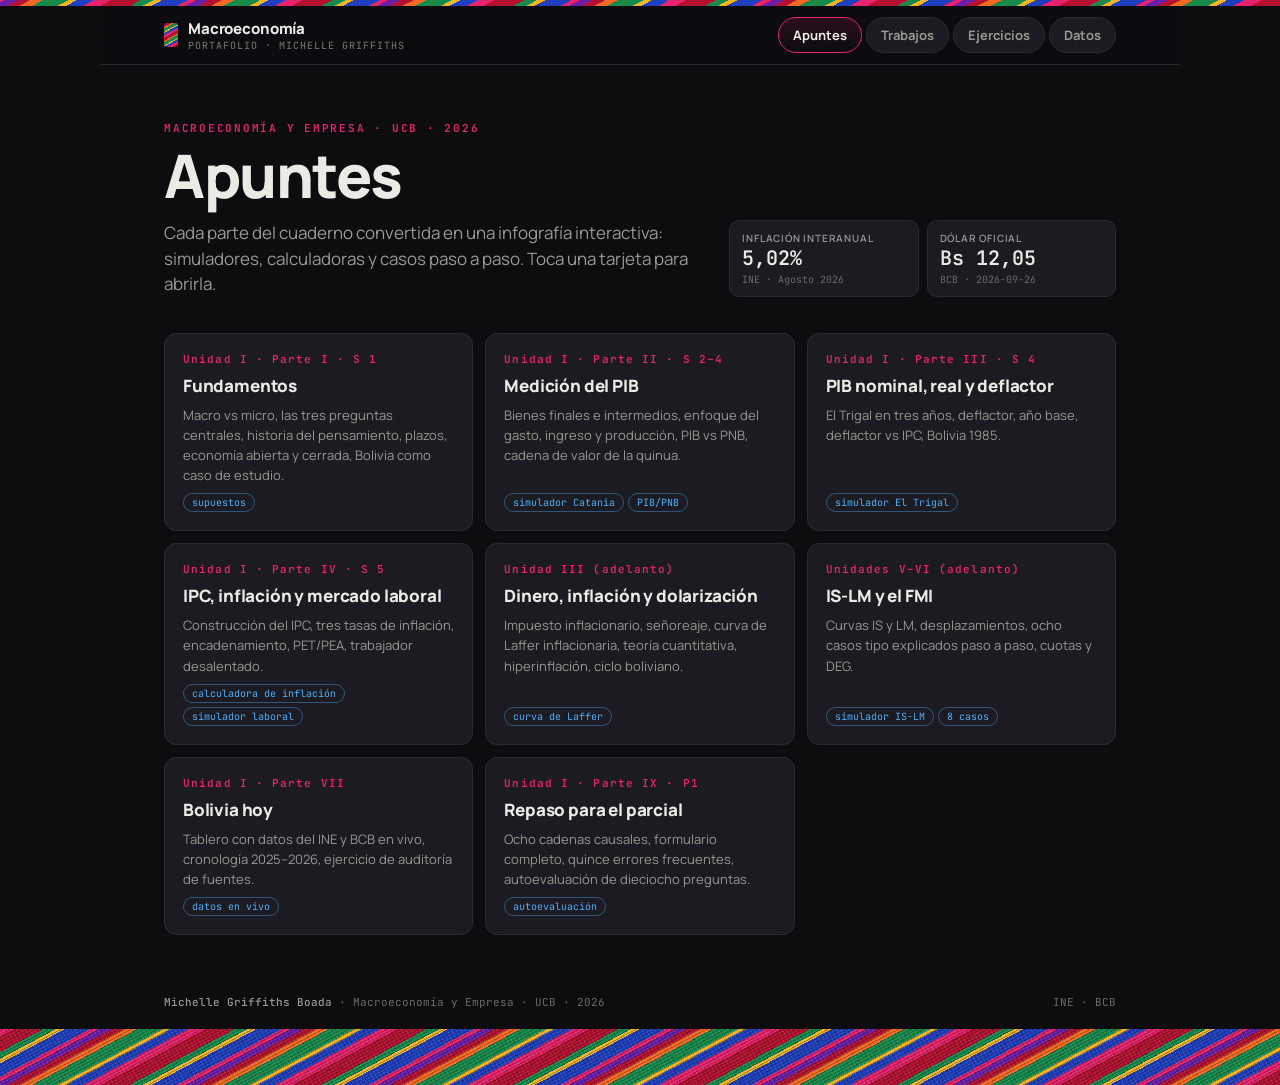
<file: index.html>
<!DOCTYPE html>
<html lang="es">
<head>
<meta charset="UTF-8">
<meta name="viewport" content="width=device-width, initial-scale=1.0, viewport-fit=cover">
<meta name="theme-color" content="#0D0D10">
<title>Portafolio · Macroeconomía · Michelle Griffiths</title>
<meta name="description" content="Portafolio de Macroeconomía y Empresa: apuntes interactivos, trabajos, ejercicios resueltos y datos macroeconómicos de Bolivia en vivo.">
<link rel="preconnect" href="https://fonts.googleapis.com">
<link href="https://fonts.googleapis.com/css2?family=Manrope:wght@400;500;600;700;800&family=JetBrains+Mono:wght@500;600&display=swap" rel="stylesheet">
<link rel="stylesheet" href="assets/style.css">
<style>
  body{min-height:100vh}
  .poster{min-height:100vh;display:flex;flex-direction:column}
  @media (min-width:1140px){.poster{margin:0 auto;box-shadow:none;max-width:none;background:transparent}.poster>*{max-width:1080px;margin-left:auto;margin-right:auto;width:100%}.poster>.aguayo{max-width:none}}
  /* nav */
  nav.top{position:sticky;top:0;z-index:20;background:rgba(13,13,16,.88);backdrop-filter:blur(12px);-webkit-backdrop-filter:blur(12px);border-bottom:1px solid var(--line)}
  nav.top .in{max-width:1080px;margin:0 auto;padding:0 var(--pad);display:flex;align-items:center;justify-content:space-between;gap:14px;height:58px}
  nav.top .brand{display:flex;align-items:center;gap:10px;font-weight:800;font-size:15px;letter-spacing:-.01em;text-decoration:none;color:var(--text)}
  nav.top .brand i{display:inline-block;width:14px;height:24px;border-radius:3px;background:repeating-linear-gradient(-28deg,#B4102F 0 3px,#E8236B 3px 5px,#1F3FBF 5px 7px,#F0B429 7px 8px,#178A4C 8px 11px,#F26A21 11px 12px)}
  nav.top .brand small{display:block;font-family:'JetBrains Mono';font-weight:500;font-size:10px;color:var(--dim);letter-spacing:.1em;text-transform:uppercase}
  nav.top .tabs{margin:0;gap:4px}
  nav.top .tabs button{flex:0 0 auto;min-width:0;padding:8px 14px;font-size:13px;border-radius:999px}
  @media (max-width:720px){nav.top .tabs{display:none}}
  nav.bottom{display:none;position:fixed;left:0;right:0;bottom:0;z-index:20;background:rgba(13,13,16,.94);backdrop-filter:blur(12px);-webkit-backdrop-filter:blur(12px);border-top:1px solid var(--line);padding-bottom:env(safe-area-inset-bottom)}
  nav.bottom .tabs{margin:0;gap:0;padding:6px 6px}
  nav.bottom .tabs button{border:0;background:transparent;border-radius:10px;padding:8px 4px;font-size:11px;font-weight:600;display:flex;flex-direction:column;align-items:center;gap:4px;color:var(--dim);min-width:0}
  nav.bottom .tabs button svg{width:22px;height:22px;stroke:currentColor;fill:none;stroke-width:1.8;stroke-linecap:round;stroke-linejoin:round}
  nav.bottom .tabs button.on{color:var(--acento);background:rgba(232,35,107,.1)}
  @media (max-width:720px){nav.bottom{display:block}.poster{padding-bottom:72px}}
  /* views */
  .view{display:none;flex:1}.view.on{display:block;animation:fade .25s ease}
  @keyframes fade{from{opacity:0;transform:translateY(4px)}to{opacity:1;transform:none}}
  /* hero */
  .hero2{padding:clamp(28px,6vw,56px) var(--pad) clamp(18px,4vw,36px);display:grid;grid-template-columns:1.4fr 1fr;gap:24px;align-items:end}
  @media (max-width:720px){.hero2{grid-template-columns:1fr}}
  .hero2 .live{display:grid;grid-template-columns:1fr 1fr;gap:8px}
  .hero2 .live div{background:var(--card);border:1px solid var(--line);border-radius:10px;padding:10px 12px}
  .hero2 .live small{display:block;font-size:10px;letter-spacing:.08em;text-transform:uppercase;color:var(--muted);font-weight:600}
  .hero2 .live b{font-family:'JetBrains Mono';font-size:20px;font-weight:600}
  .hero2 .live span{display:block;font-family:'JetBrains Mono';font-size:10px;color:var(--dim);margin-top:2px}
  /* apuntes cards */
  .notes{display:grid;grid-template-columns:repeat(auto-fill,minmax(250px,1fr));gap:12px}
  .note-card{background:var(--card);border:1px solid var(--line);border-radius:12px;padding:18px;cursor:pointer;transition:border-color .15s,transform .15s;display:flex;flex-direction:column;gap:8px;min-height:170px;text-decoration:none;color:inherit;position:relative;overflow:hidden}
  .note-card::before{content:"";position:absolute;left:0;top:0;bottom:0;width:4px;background:var(--acento);opacity:0;transition:opacity .15s}
  .note-card:hover,.note-card:focus-visible{border-color:var(--acento);transform:translateY(-2px)}
  .note-card:hover::before{opacity:1}
  .note-card .id{font-family:'JetBrains Mono';font-size:11px;color:var(--acento);font-weight:600;letter-spacing:.1em}
  .note-card h3{font-size:17px;font-weight:800;letter-spacing:-.01em;margin:0}
  .note-card p{font-size:13px;flex:1}
  .note-card .tags{display:flex;flex-wrap:wrap;gap:4px}
  .note-card .tags span{font-family:'JetBrains Mono';font-size:10px;padding:2px 8px;border:1px solid var(--line);border-radius:999px;color:var(--muted)}
  .note-card .tags span.i{border-color:rgba(79,176,255,.4);color:var(--azul)}
  /* viewer */
  .viewer{position:fixed;inset:0;z-index:40;background:var(--bg);display:none;flex-direction:column}
  .viewer.on{display:flex}
  .viewer .bar{display:flex;align-items:center;gap:10px;padding:10px var(--pad);border-bottom:1px solid var(--line);background:var(--bg2);height:52px}
  .viewer .bar b{font-size:14px;font-weight:700;flex:1;white-space:nowrap;overflow:hidden;text-overflow:ellipsis}
  .viewer .bar button,.viewer .bar a{background:transparent;border:1px solid var(--line);color:var(--muted);font:600 12px 'Manrope';padding:7px 12px;border-radius:999px;cursor:pointer;text-decoration:none;white-space:nowrap}
  .viewer .bar button:hover,.viewer .bar a:hover{border-color:var(--acento);color:var(--text)}
  .viewer iframe{flex:1;border:0;width:100%;background:var(--bg)}
  /* trabajos */
  .work{display:grid;grid-template-columns:120px 1fr;gap:14px;background:var(--card);border:1px solid var(--line);border-radius:12px;padding:16px 18px;margin-bottom:10px;align-items:start}
  @media (max-width:560px){.work{grid-template-columns:1fr}}
  .work .d{font-family:'JetBrains Mono';font-size:12px;color:var(--acento);font-weight:600}
  .work .d small{display:block;color:var(--dim);font-weight:500;margin-top:3px}
  .work h3{font-size:16px;margin-bottom:4px}
  .work p{font-size:13.5px}
  .work .st{display:inline-block;font-family:'JetBrains Mono';font-size:10.5px;padding:2px 8px;border-radius:999px;border:1px solid;margin-top:8px}
  .work .st.entregado{color:var(--ok);border-color:rgba(61,214,140,.5)}.work .st.pendiente{color:var(--warn);border-color:rgba(255,197,61,.5)}.work .st.calificado{color:var(--azul);border-color:rgba(79,176,255,.5)}
  .work a{color:var(--text);font-size:13px;text-decoration:none;border-bottom:1px solid var(--acento);margin-left:8px}
  .empty{border:1px dashed var(--line);border-radius:12px;padding:24px;text-align:center;color:var(--dim);font-size:13.5px}
  .empty code{font-family:'JetBrains Mono';color:var(--muted)}
  /* ejercicios */
  .ex{background:var(--card);border:1px solid var(--line);border-radius:12px;padding:16px 18px;margin-bottom:10px}
  .ex .h{display:flex;justify-content:space-between;gap:10px;align-items:baseline;cursor:pointer}
  .ex .h h3{font-size:15px;margin:0}
  .ex .h span{font-family:'JetBrains Mono';font-size:11px;color:var(--dim);white-space:nowrap}
  .ex .en{font-size:13.5px;margin-top:8px}
  .ex .sol{display:none;margin-top:10px;padding-top:10px;border-top:1px solid var(--line);font-size:13.5px;color:var(--muted);line-height:1.55}
  .ex .sol::before{content:"SOLUCIÓN";display:block;font-family:'JetBrains Mono';font-size:10px;letter-spacing:.12em;color:var(--ok);margin-bottom:6px}
  .ex.open .sol{display:block}
  .ex .btn{margin-top:8px;background:transparent;border:1px solid var(--line);color:var(--muted);font:600 12px 'Manrope';padding:6px 12px;border-radius:999px;cursor:pointer}
  .ex.open .btn{border-color:var(--ok);color:var(--ok)}
  /* datos */
  .dgrid{display:grid;grid-template-columns:repeat(auto-fit,minmax(300px,1fr));gap:12px}
  .chart-wrap{background:var(--card);border:1px solid var(--line);border-radius:12px;padding:14px}
  .chart-wrap h4{font-size:14px;font-weight:700;margin-bottom:8px;display:flex;justify-content:space-between;gap:8px;flex-wrap:wrap}
  .chart-wrap h4 span{font-family:'JetBrains Mono';font-size:11px;color:var(--muted);font-weight:500}
  .src{font-family:'JetBrains Mono';font-size:10.5px;color:var(--dim);margin-top:12px;line-height:1.6}
  .pill{display:inline-flex;align-items:center;gap:6px;font-family:'JetBrains Mono';font-size:11px;color:var(--ok);border:1px solid rgba(61,214,140,.4);border-radius:999px;padding:4px 10px}
  .pill::before{content:"";width:7px;height:7px;border-radius:50%;background:var(--ok);box-shadow:0 0 8px var(--ok)}
  .pill.off{color:var(--warn);border-color:rgba(255,197,61,.4)}.pill.off::before{background:var(--warn);box-shadow:0 0 8px var(--warn)}
  .fx{display:grid;grid-template-columns:repeat(auto-fill,minmax(110px,1fr));gap:8px}
  .fx div{background:var(--bg);border:1px solid var(--line);border-radius:8px;padding:8px 10px}
  .fx small{display:block;font-family:'JetBrains Mono';font-size:10px;color:var(--dim)}
  .fx b{font-family:'JetBrains Mono';font-size:14px;font-weight:600}
  .fx span{display:block;font-size:10.5px;color:var(--muted)}
</style>
</head>
<body>
<div class="poster">
  <div class="aguayo thin"></div>
  <nav class="top"><div class="in">
    <a class="brand" href="#apuntes"><i></i><div>Macroeconomía<small>Portafolio · M. Griffiths</small></div></a>
    <div class="tabs" id="tabs-top"></div>
  </div></nav>

  <!-- APUNTES -->
  <div class="view on" id="v-apuntes">
    <header class="hero2">
      <div>
        <div class="kicker">Macroeconomía y Empresa · UCB · 2026</div>
        <h1 style="margin-top:10px">Apuntes</h1>
        <p class="sub" id="apuntes-sub">Cada parte del cuaderno convertida en una infografía interactiva: simuladores, calculadoras y casos paso a paso. Toca una tarjeta para abrirla.</p>
      </div>
      <div class="live" id="hero-live"></div>
    </header>
    <section style="border-top:0;padding-top:0"><div class="notes" id="notes"></div></section>
  </div>

  <!-- TRABAJOS -->
  <div class="view" id="v-trabajos">
    <header class="hero2"><div><div class="kicker">Entregas del semestre</div><h1 style="margin-top:10px">Trabajos</h1><p class="sub">Tareas, talleres y actividades con IA, en orden cronológico. Cada entrada enlaza al archivo entregado.</p></div></header>
    <section style="border-top:0;padding-top:0" id="works"></section>
  </div>

  <!-- EJERCICIOS -->
  <div class="view" id="v-ejercicios">
    <header class="hero2"><div><div class="kicker">Práctica</div><h1 style="margin-top:10px">Ejercicios</h1><p class="sub">Los de clase y los añadidos con datos bolivianos. Intenta resolverlos antes de abrir la solución.</p></div></header>
    <section style="border-top:0;padding-top:0" id="exs"></section>
  </div>

  <!-- DATOS -->
  <div class="view" id="v-datos">
    <header class="hero2"><div><div class="kicker">INE · BCB</div><h1 style="margin-top:10px">Datos macroeconómicos</h1><p class="sub">Inflación, tipo de cambio y UFV leídos de las fuentes primarias. Se actualizan automáticamente cada día.</p></div><div><span class="pill" id="dpill">cargando</span><div class="src" id="dupd"></div></div></header>
    <section style="border-top:0;padding-top:0">
      <div class="stat" id="dstat"></div>
      <div class="dgrid" style="margin-top:14px">
        <div class="chart-wrap"><h4>Inflación interanual <span>INE · a 12 meses · %</span></h4><canvas class="chart" id="d1"></canvas></div>
        <div class="chart-wrap"><h4>Inflación mensual <span>INE · variación mensual · %</span></h4><canvas class="chart" id="d2"></canvas></div>
        <div class="chart-wrap"><h4>Tipo de cambio oficial <span id="d3sub">BCB · Bs/USD</span></h4><canvas class="chart" id="d3"></canvas></div>
        <div class="chart-wrap"><h4>Cotizaciones <span id="d4sub">BCB · Bs por unidad</span></h4><div class="fx" id="fx"></div></div>
      </div>
      <div class="note" id="dnote"></div>
      <div class="twrap" style="margin-top:14px"><table class="t" id="dtable"><thead><tr><th>Mes</th><th>IPC</th><th>Mensual</th><th>Acumulada</th><th>Interanual</th></tr></thead><tbody></tbody></table></div>
      <div class="src" id="dsrc"></div>
    </section>
  </div>

  <footer><div><b id="f-name">Michelle Griffiths Boada</b> · Macroeconomía y Empresa · UCB · 2026</div><div id="f-right">INE · BCB</div></footer>
  <div class="aguayo"></div>
</div>

<nav class="bottom"><div class="tabs" id="tabs-bottom"></div></nav>

<div class="viewer" id="viewer">
  <div class="bar"><button id="v-close">← Volver</button><b id="v-title"></b><a id="v-open" target="_blank" rel="noopener">Abrir aparte ↗</a></div>
  <iframe id="v-frame" title="Infografía"></iframe>
</div>

<script>
(function(){
  const $=id=>document.getElementById(id);const f=(n,d)=>(n===null||n===undefined)?'—':Number(n).toFixed(d).replace('.',',');
  const TABS=[['apuntes','Apuntes','<svg viewBox="0 0 24 24"><path d="M4 4h12l4 4v12H4z"/><path d="M8 12h8M8 16h8M16 4v4h4"/></svg>'],
              ['trabajos','Trabajos','<svg viewBox="0 0 24 24"><path d="M3 7h18v13H3z"/><path d="M8 7V4h8v3M3 12h18"/></svg>'],
              ['ejercicios','Ejercicios','<svg viewBox="0 0 24 24"><path d="M9 11l3 3L22 4"/><path d="M21 12v7a2 2 0 01-2 2H5a2 2 0 01-2-2V5a2 2 0 012-2h11"/></svg>'],
              ['datos','Datos','<svg viewBox="0 0 24 24"><path d="M3 20h18"/><path d="M6 16V9M11 16V5M16 16v-7M21 16V11"/></svg>']];
  function show(id,push=true){document.querySelectorAll('.view').forEach(v=>v.classList.toggle('on',v.id==='v-'+id));
    document.querySelectorAll('[data-tab]').forEach(b=>b.classList.toggle('on',b.dataset.tab===id));
    if(push)history.replaceState(null,'','#'+id);window.scrollTo({top:0});if(id==='datos')setTimeout(()=>drawAll(),30);}
  ['tabs-top','tabs-bottom'].forEach(host=>{$(host).innerHTML=TABS.map(t=>`<button data-tab="${t[0]}">${host==='tabs-bottom'?t[2]:''}<span>${t[1]}</span></button>`).join('');});
  document.querySelectorAll('[data-tab]').forEach(b=>b.addEventListener('click',()=>show(b.dataset.tab)));
  const initial=(location.hash||'#apuntes').slice(1);show(TABS.some(t=>t[0]===initial)?initial:'apuntes',false);
  window.addEventListener('hashchange',()=>{const h=location.hash.slice(1);if(TABS.some(t=>t[0]===h))show(h,false);});

  // viewer
  function openNote(a){$('v-title').textContent=a.titulo;$('v-open').href=a.archivo;$('v-frame').src=a.archivo;$('viewer').classList.add('on');document.body.style.overflow='hidden';}
  function closeNote(){$('viewer').classList.remove('on');$('v-frame').src='about:blank';document.body.style.overflow='';}
  $('v-close').addEventListener('click',closeNote);window.addEventListener('keydown',e=>{if(e.key==='Escape')closeNote();});

  // contenido
  fetch('data/contenido.json',{cache:'no-store'}).then(r=>r.json()).then(c=>{
    $('f-name').textContent=c.estudiante;document.querySelector('.brand small').textContent='Portafolio · '+c.estudiante.split(' ')[0]+' '+c.estudiante.split(' ')[1];
    $('notes').innerHTML=c.apuntes.map((a,i)=>`<a class="note-card" href="${a.archivo}" data-i="${i}"><div class="id">${a.unidad}${a.sesiones?' · '+a.sesiones:''}</div><h3>${a.titulo}</h3><p>${a.resumen}</p><div class="tags">${(a.interactivo||[]).map(t=>`<span class="i">${t}</span>`).join('')}</div></a>`).join('');
    $('notes').querySelectorAll('.note-card').forEach(el=>el.addEventListener('click',e=>{e.preventDefault();openNote(c.apuntes[+el.dataset.i]);}));
    const ws=(c.trabajos||[]).slice().sort((a,b)=>b.fecha.localeCompare(a.fecha));
    $('works').innerHTML=ws.length?ws.map(w=>`<div class="work"><div class="d">${w.fecha}<small>${w.tipo||''}</small></div><div><h3>${w.titulo}</h3><p>${w.descripcion||''}</p><span class="st ${w.estado||'pendiente'}">${w.estado||'pendiente'}</span>${w.archivo?`<a href="${w.archivo}" target="_blank" rel="noopener">abrir archivo ↗</a>`:''}${w.nota?` <span class="st calificado">nota ${w.nota}</span>`:''}</div></div>`).join(''):'<div class="empty">Todavía no hay trabajos. Se agregan en <code>data/contenido.json</code> y el archivo va en <code>trabajos/</code>.</div>';
    $('exs').innerHTML=(c.ejercicios||[]).map(e=>`<div class="ex"><div class="h"><h3>${e.n}. ${e.titulo}</h3><span>${e.sesion||''}</span></div><p class="en">${e.enunciado}</p><button class="btn">Ver solución</button><div class="sol">${e.solucion}</div></div>`).join('');
    $('exs').querySelectorAll('.ex').forEach(el=>{const t=()=>{el.classList.toggle('open');el.querySelector('.btn').textContent=el.classList.contains('open')?'Ocultar solución':'Ver solución';};el.querySelector('.h').addEventListener('click',t);el.querySelector('.btn').addEventListener('click',t);});
  }).catch(()=>{$('notes').innerHTML='<div class="empty">No se pudo leer <code>data/contenido.json</code>. Abre el portafolio desde un servidor (GitHub Pages).</div>';});

  // datos
  let D=null;const MES=['ene','feb','mar','abr','may','jun','jul','ago','sep','oct','nov','dic'];
  function bars(cv,rows,key,color){const ctx=cv.getContext('2d');const r=cv.parentElement.getBoundingClientRect();const W=Math.max(260,Math.floor(r.width)-28),H=Math.round(W*0.5),dpr=window.devicePixelRatio||1;
    cv.width=W*dpr;cv.height=H*dpr;cv.style.height=H+'px';ctx.setTransform(dpr,0,0,dpr,0,0);ctx.clearRect(0,0,W,H);
    const vals=rows.map(x=>x[key]);const mx=Math.max(...vals,0.1),mn=Math.min(...vals,0);const pad={l:38,r:8,t:14,b:24};
    const Y=v=>pad.t+(mx-v)/(mx-mn||1)*(H-pad.t-pad.b);const bw=(W-pad.l-pad.r)/rows.length;
    ctx.strokeStyle='#26262E';ctx.lineWidth=1;ctx.font='500 9.5px JetBrains Mono';ctx.fillStyle='#9A9890';ctx.textAlign='right';
    const step=(mx-mn)>15?5:(mx-mn)>6?2:1;for(let v=Math.ceil(mn/step)*step;v<=mx;v+=step){const y=Y(v);ctx.beginPath();ctx.moveTo(pad.l,y);ctx.lineTo(W-pad.r,y);ctx.stroke();ctx.fillText(v+'%',pad.l-5,y+3);}
    ctx.strokeStyle='#8A8880';ctx.beginPath();ctx.moveTo(pad.l,Y(0));ctx.lineTo(W-pad.r,Y(0));ctx.stroke();
    rows.forEach((x,i)=>{const v=x[key];ctx.fillStyle=v<0?'#3DD68C':color;const x0=pad.l+i*bw+bw*0.15;const y0=Y(Math.max(v,0)),y1=Y(Math.min(v,0));ctx.fillRect(x0,y0,bw*0.7,Math.max(1,y1-y0));
      if(x.periodo.endsWith('-12')||i===rows.length-1){ctx.fillStyle='#9A9890';ctx.textAlign='center';ctx.fillText(x.periodo.endsWith('-12')?x.anio:MES[+x.periodo.slice(5)-1]+' '+String(x.anio).slice(2),x0+bw*0.35,H-7);}});
    cv.onclick=e=>{const rect=cv.getBoundingClientRect();const i=Math.floor((e.clientX-rect.left-pad.l)/bw);if(rows[i])$('dnote').innerHTML=`<b>${rows[i].mes} ${rows[i].anio}</b> · IPC ${f(rows[i].indice,2)} · mensual ${f(rows[i].mensual,2)}% · acumulada ${f(rows[i].acumulada,2)}% · interanual ${f(rows[i].interanual,2)}%`;};}
  function line(cv,pts){const ctx=cv.getContext('2d');const r=cv.parentElement.getBoundingClientRect();const W=Math.max(260,Math.floor(r.width)-28),H=Math.round(W*0.5),dpr=window.devicePixelRatio||1;
    cv.width=W*dpr;cv.height=H*dpr;cv.style.height=H+'px';ctx.setTransform(dpr,0,0,dpr,0,0);ctx.clearRect(0,0,W,H);
    const pad={l:38,r:12,t:14,b:24};const t0=new Date(pts[0].fecha).getTime(),t1=new Date(pts[pts.length-1].fecha).getTime();const vs=pts.map(p=>p.oficial);const mn=Math.floor(Math.min(...vs)-0.5),mx=Math.ceil(Math.max(...vs)+0.5);
    const X=t=>pad.l+(t-t0)/((t1-t0)||1)*(W-pad.l-pad.r),Y=v=>pad.t+(mx-v)/(mx-mn)*(H-pad.t-pad.b);
    ctx.strokeStyle='#26262E';ctx.font='500 9.5px JetBrains Mono';ctx.fillStyle='#9A9890';ctx.textAlign='right';for(let v=mn;v<=mx;v++){ctx.beginPath();ctx.moveTo(pad.l,Y(v));ctx.lineTo(W-pad.r,Y(v));ctx.stroke();ctx.fillText(v,pad.l-5,Y(v)+3);}
    ctx.beginPath();ctx.strokeStyle='#E8236B';ctx.lineWidth=2.5;pts.forEach((p,i)=>{const x=X(new Date(p.fecha).getTime()),y=Y(p.oficial);i?ctx.lineTo(x,y):ctx.moveTo(x,y);});ctx.stroke();
    pts.forEach(p=>{ctx.fillStyle='#FFC53D';ctx.beginPath();ctx.arc(X(new Date(p.fecha).getTime()),Y(p.oficial),4,0,7);ctx.fill();});
    ctx.fillStyle='#9A9890';ctx.textAlign='left';ctx.fillText(pts[0].fecha,pad.l,H-7);ctx.textAlign='right';ctx.fillText(pts[pts.length-1].fecha,W-pad.r,H-7);}
  function drawAll(){if(!D)return;const ipc=D.ipc||[];if(ipc.length){bars($('d1'),ipc,'interanual','#E8236B');bars($('d2'),ipc,'mensual','#4FB0FF');}const h=D.tc_historico||[];if(h.length>1)line($('d3'),h);}
  fetch('data/macro.json',{cache:'no-store'}).then(r=>r.json()).then(d=>{D=d;const ipc=d.ipc||[],last=ipc[ipc.length-1]||{},tc=d.tipo_cambio||{},ufv=d.ufv||{};
    const cls=v=>v>10?'bad':v>5?'warn':'ok';
    $('hero-live').innerHTML=`<div><small>Inflación interanual</small><b class="${cls(last.interanual)}">${f(last.interanual,2)}%</b><span>INE · ${last.mes||''} ${last.anio||''}</span></div><div><small>Dólar oficial</small><b>Bs ${f(tc.oficial_bs_usd,2)}</b><span>BCB · ${tc.fecha||''}</span></div>`;
    $('dpill').textContent='datos '+(d.actualizado||'').slice(0,10);$('dpill').classList.toggle('off',!!(d.errores&&d.errores.length));$('dupd').textContent=d.errores&&d.errores.length?'avisos: '+d.errores.join('; '):'';
    const dec=ipc.filter(x=>x.periodo.endsWith('-12'));
    $('dstat').innerHTML=`<div><small>Inflación interanual</small><b class="${cls(last.interanual)}">${f(last.interanual,2)}%</b><span>INE · ${last.mes||''} ${last.anio||''}</span></div>
      <div><small>Acumulada ${last.anio||''}</small><b class="${last.acumulada>10?'bad':'warn'}">${f(last.acumulada,2)}%</b><span>INE · a ${last.mes||''}</span></div>
      <div><small>Mensual</small><b class="${last.mensual>1.5?'bad':last.mensual<0?'ok':'warn'}">${f(last.mensual,2)}%</b><span>INE · ${last.mes||''}</span></div>
      <div><small>Dólar oficial</small><b>Bs ${f(tc.oficial_bs_usd,2)}</b><span>BCB · ${tc.fecha||''} · tabla ${tc.tabla||''}</span></div>
      <div><small>UFV</small><b>Bs ${f(ufv.valor,5)}</b><span>BCB · ${ufv.fecha||''}</span></div>
      ${dec.map(x=>`<div><small>Inflación ${x.anio}</small><b class="${cls(x.interanual)}">${f(x.interanual,2)}%</b><span>INE · cierre</span></div>`).join('')}`;
    const h=d.tc_historico||[];if(h.length>1){$('d3sub').textContent=`BCB · ${h[0].fecha} → ${h[h.length-1].fecha}`;}
    const ms=tc.monedas||{};$('d4sub').textContent='BCB · '+(tc.fecha||'');$('fx').innerHTML=Object.keys(ms).slice(0,16).map(k=>`<div><small>${k}</small><b>${f(ms[k].bs_por_unidad,3)}</b><span>${ms[k].pais.toLowerCase()}</span></div>`).join('');
    $('dtable').querySelector('tbody').innerHTML=ipc.slice().reverse().slice(0,24).map(x=>`<tr><td>${x.mes} ${x.anio}</td><td class="n">${f(x.indice,2)}</td><td class="n" style="color:${x.mensual<0?'var(--ok)':x.mensual>1.5?'var(--bad)':'inherit'}">${f(x.mensual,2)}%</td><td class="n">${f(x.acumulada,2)}%</td><td class="n">${f(x.interanual,2)}%</td></tr>`).join('');
    $('dsrc').innerHTML=Object.values(d.fuentes||{}).join('<br>')+'<br>Actualización automática diaria (GitHub Actions) · script: scripts/actualizar_datos.py';
    if(ipc.length){const top=ipc.reduce((a,b)=>b.interanual>a.interanual?b:a);$('dnote').innerHTML=`Último dato: <b>${last.mes} ${last.anio}</b>, interanual ${f(last.interanual,2)}%. Pico de la serie: ${top.mes} ${top.anio} con ${f(top.interanual,2)}%. Toca una barra para ver el detalle del mes.`;}
    if($('v-datos').classList.contains('on'))drawAll();window.addEventListener('resize',drawAll);
  }).catch(()=>{$('dpill').textContent='sin datos';$('dpill').classList.add('off');$('hero-live').innerHTML='';$('dstat').innerHTML='<div><small>Datos</small><b class="bad">—</b><span>Abre desde GitHub Pages o ejecuta scripts/actualizar_datos.py</span></div>';});
})();
</script>
</body>
</html>
</file>
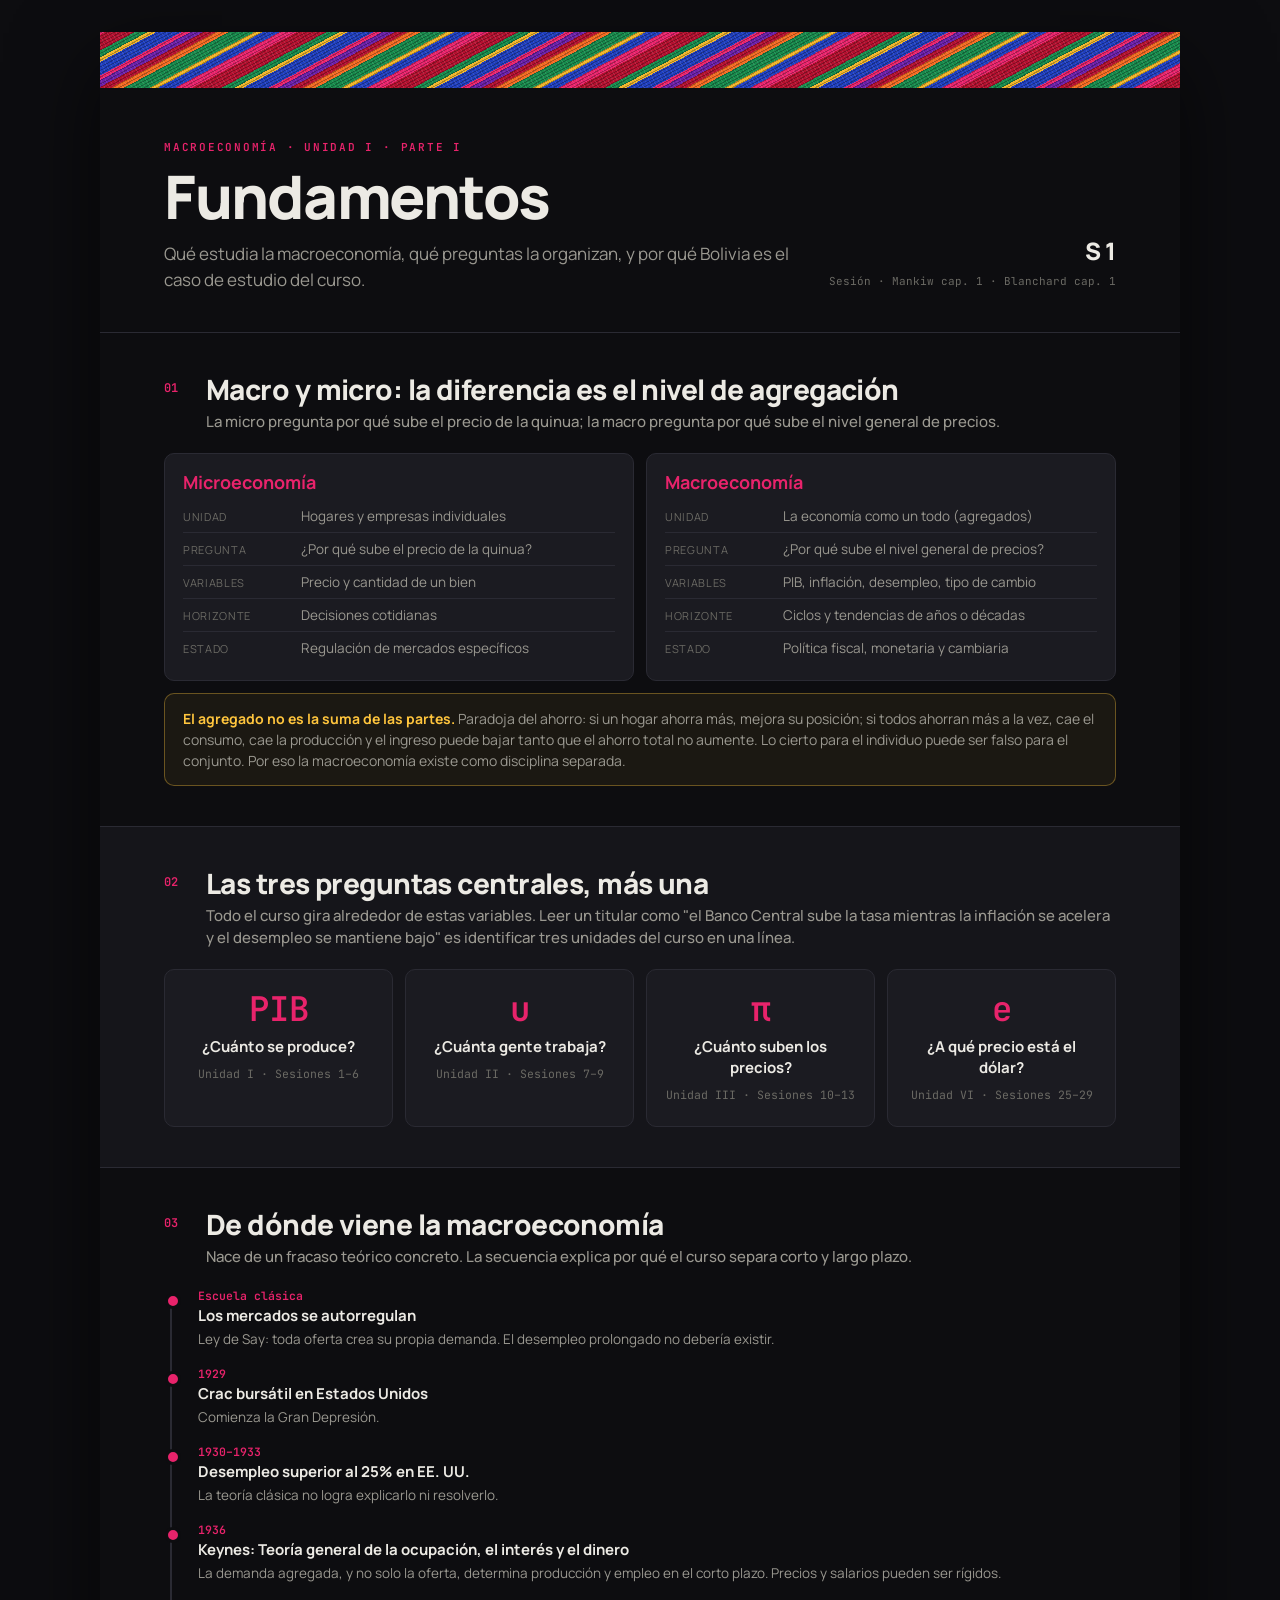
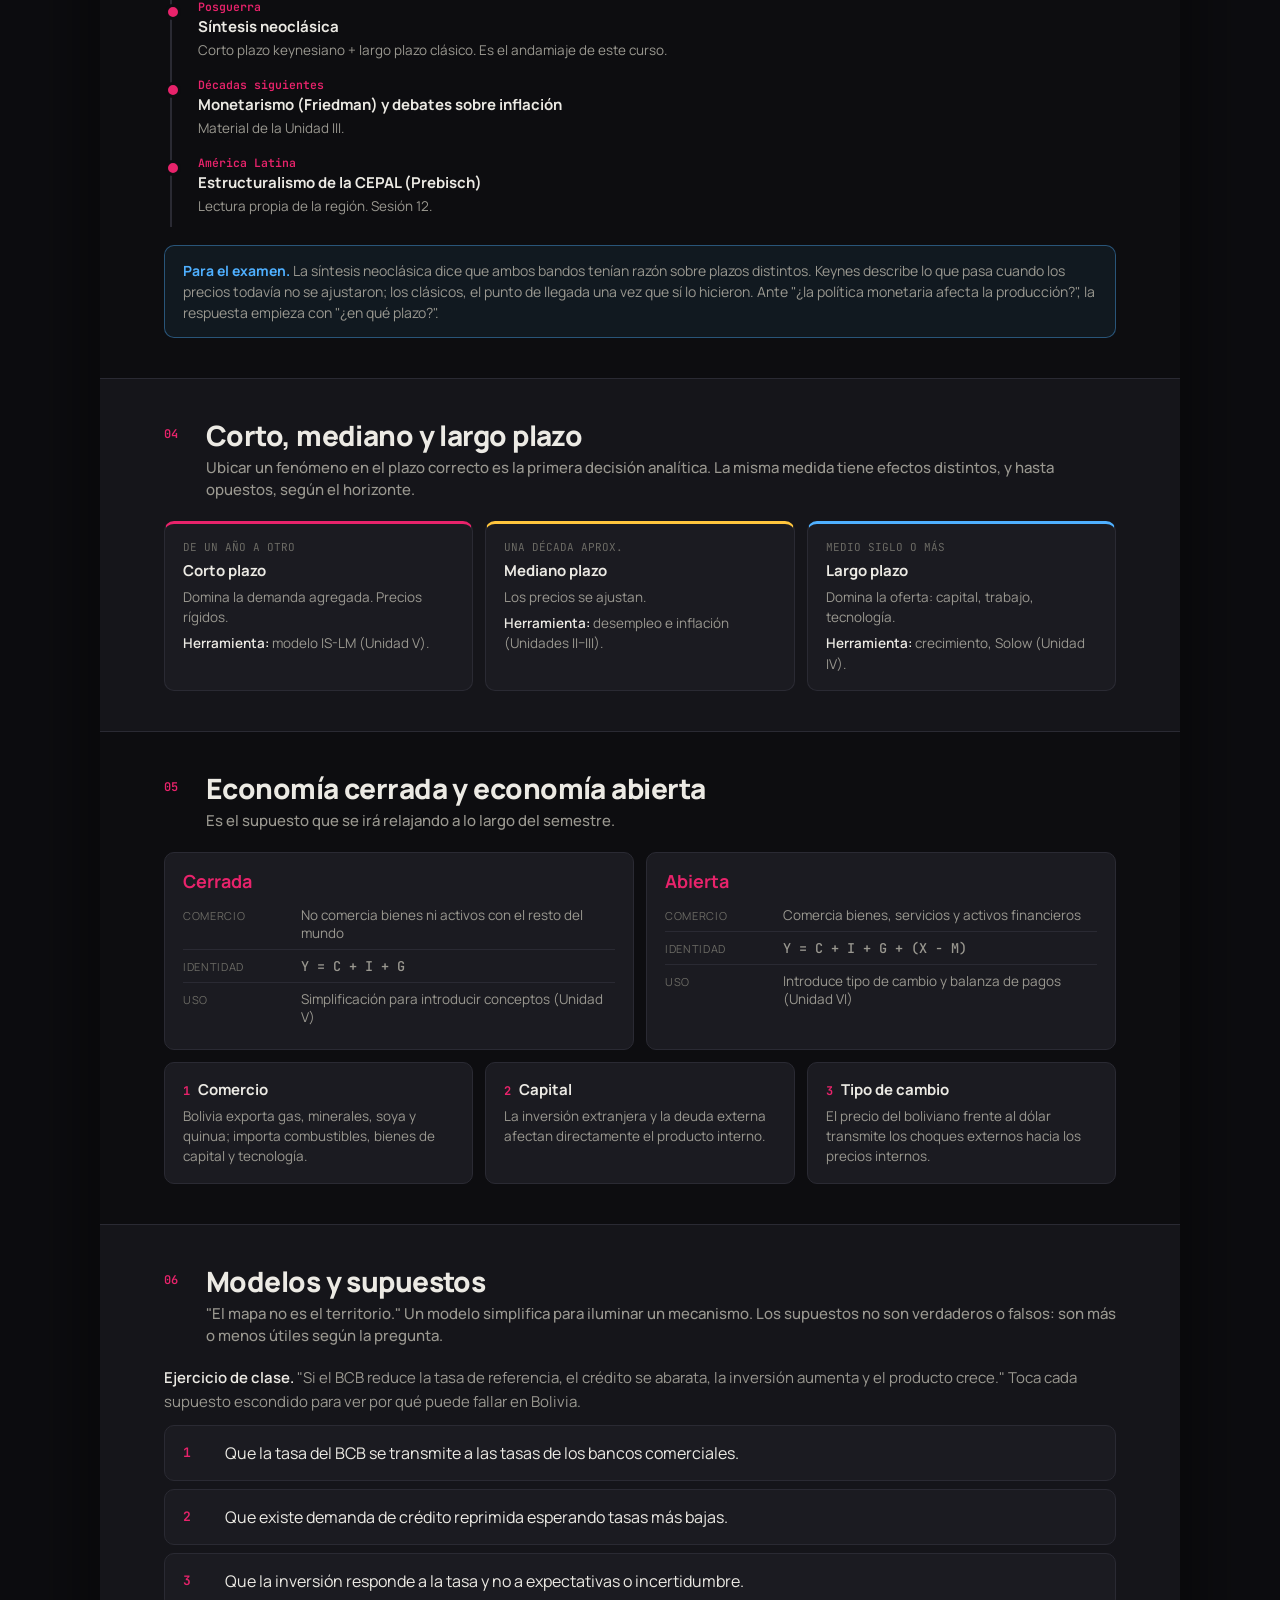
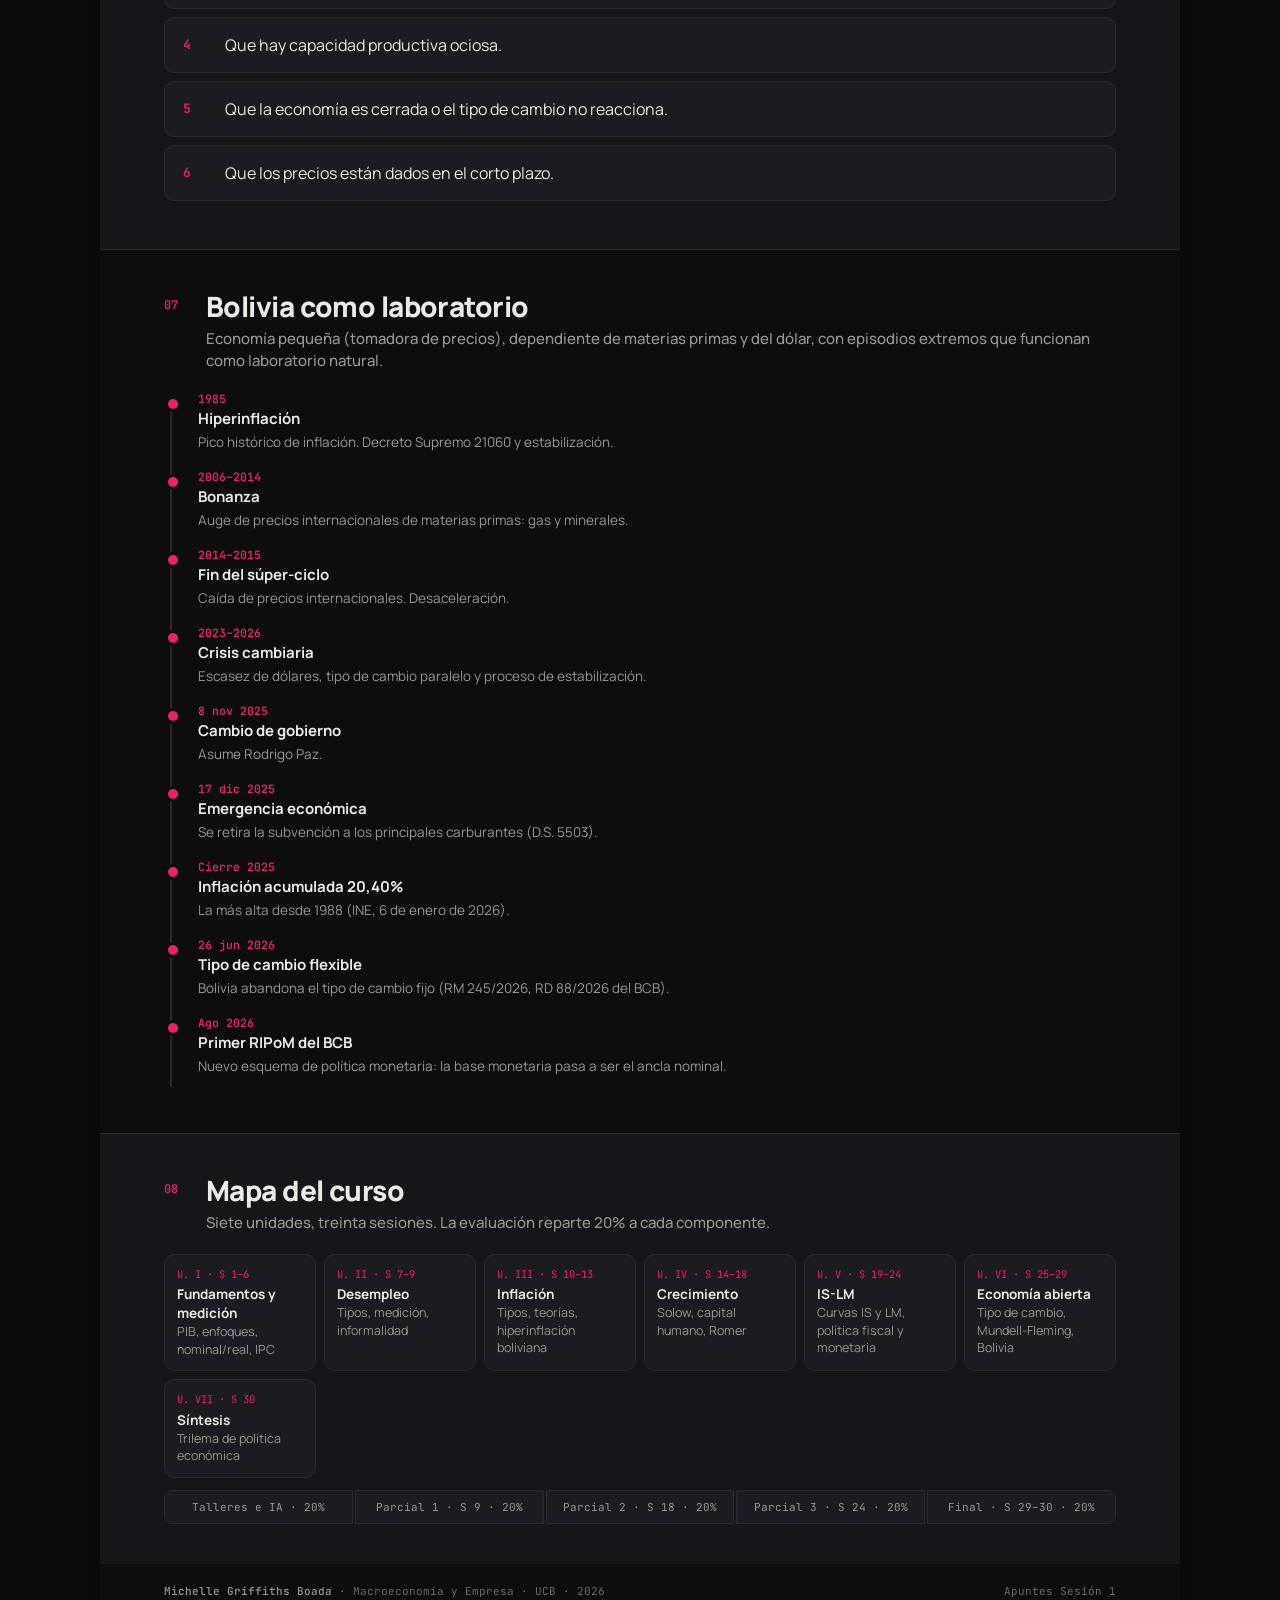
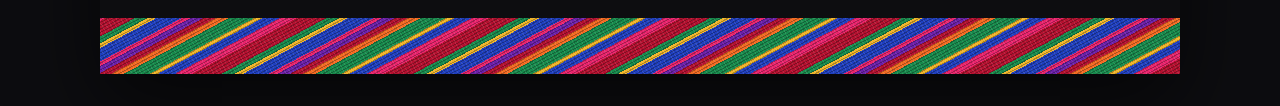
<file: infografias/01-fundamentos.html>
<!DOCTYPE html>
<html lang="es">
<head>
<meta charset="UTF-8"><meta name="viewport" content="width=device-width, initial-scale=1.0">
<title>Parte I · Fundamentos</title>
<link rel="preconnect" href="https://fonts.googleapis.com">
<link href="https://fonts.googleapis.com/css2?family=Manrope:wght@400;500;600;700;800&family=JetBrains+Mono:wght@500;600&display=swap" rel="stylesheet">
<link rel="stylesheet" href="../assets/style.css">
<style>
  .vs2{display:grid;grid-template-columns:1fr 1fr;gap:12px}
  @media (max-width:560px){.vs2{grid-template-columns:1fr}}
  .vs2 .card h4{font-size:18px;color:var(--acento)}
  .vs2 .card .row{display:grid;grid-template-columns:110px 1fr;gap:8px;padding:7px 0;border-bottom:1px solid var(--line);font-size:13.5px}
  .vs2 .card .row:last-child{border:0}
  .vs2 .card .row span:first-child{color:var(--dim);font-size:11px;letter-spacing:.06em;text-transform:uppercase;padding-top:2px}
  .vs2 .card .row span:last-child{color:var(--muted)}
  .q3{display:grid;grid-template-columns:repeat(auto-fit,minmax(200px,1fr));gap:12px}
  .q3 .card{text-align:center;padding:22px 16px}
  .q3 .sym{font-family:'JetBrains Mono';font-size:34px;font-weight:600;color:var(--acento);line-height:1}
  .q3 .qq{font-weight:700;font-size:15px;margin:10px 0 4px}
  .q3 small{color:var(--dim);font-size:11.5px;font-family:'JetBrains Mono'}
  .plazos{display:grid;grid-template-columns:repeat(auto-fit,minmax(220px,1fr));gap:12px}
  .plazos .card{border-top:3px solid var(--acento)}
  .plazos .card:nth-child(2){border-top-color:var(--warn)}
  .plazos .card:nth-child(3){border-top-color:var(--azul)}
  .plazos .dur{font-family:'JetBrains Mono';font-size:11px;color:var(--dim);margin-bottom:6px}
  .mapa{display:grid;grid-template-columns:repeat(auto-fit,minmax(150px,1fr));gap:8px}
  .mapa div{background:var(--card);border:1px solid var(--line);border-radius:10px;padding:12px;font-size:12.5px;color:var(--muted);line-height:1.4}
  .mapa div b{display:block;color:var(--text);font-size:13.5px}
  .mapa div small{font-family:'JetBrains Mono';color:var(--acento);font-size:10.5px;display:block;margin-bottom:4px}
  .eval{display:flex;height:34px;border-radius:8px;overflow:hidden;gap:2px;margin-top:12px}
  .eval div{flex:1;display:flex;align-items:center;justify-content:center;font-family:'JetBrains Mono';font-size:11px;background:var(--card);border:1px solid var(--line);color:var(--muted);text-align:center;padding:0 4px}
  .sup{margin-top:12px}
  .sup .card{margin-bottom:8px;display:grid;grid-template-columns:32px 1fr;gap:10px;align-items:start;cursor:pointer}
  .sup .card .n{font-family:'JetBrains Mono';color:var(--acento);font-weight:600;font-size:13px;padding-top:2px}
  .sup .card .why{display:none;margin-top:8px;font-size:13px;color:var(--muted);padding-top:8px;border-top:1px solid var(--line)}
  .sup .card.open .why{display:block}
  .sup .card.open{border-color:var(--warn)}
  .sup .card .why b{color:var(--warn)}
</style>
</head>
<body>
<div class="poster">
  <div class="aguayo"></div>
  <header class="hero">
    <div>
      <div class="kicker">Macroeconomía · Unidad I · Parte I</div>
      <h1>Fundamentos</h1>
      <p class="sub">Qué estudia la macroeconomía, qué preguntas la organizan, y por qué Bolivia es el caso de estudio del curso.</p>
    </div>
    <div class="meta"><b>S 1</b>Sesión · Mankiw cap. 1 · Blanchard cap. 1</div>
  </header>

  <section>
    <div class="h2"><div class="num">01</div><h2>Macro y micro: la diferencia es el nivel de agregación<small>La micro pregunta por qué sube el precio de la quinua; la macro pregunta por qué sube el nivel general de precios.</small></h2></div>
    <div class="vs2">
      <div class="card"><h4>Microeconomía</h4>
        <div class="row"><span>Unidad</span><span>Hogares y empresas individuales</span></div>
        <div class="row"><span>Pregunta</span><span>¿Por qué sube el precio de la quinua?</span></div>
        <div class="row"><span>Variables</span><span>Precio y cantidad de un bien</span></div>
        <div class="row"><span>Horizonte</span><span>Decisiones cotidianas</span></div>
        <div class="row"><span>Estado</span><span>Regulación de mercados específicos</span></div>
      </div>
      <div class="card"><h4>Macroeconomía</h4>
        <div class="row"><span>Unidad</span><span>La economía como un todo (agregados)</span></div>
        <div class="row"><span>Pregunta</span><span>¿Por qué sube el nivel general de precios?</span></div>
        <div class="row"><span>Variables</span><span>PIB, inflación, desempleo, tipo de cambio</span></div>
        <div class="row"><span>Horizonte</span><span>Ciclos y tendencias de años o décadas</span></div>
        <div class="row"><span>Estado</span><span>Política fiscal, monetaria y cambiaria</span></div>
      </div>
    </div>
    <div class="callout"><b>El agregado no es la suma de las partes.</b> Paradoja del ahorro: si un hogar ahorra más, mejora su posición; si todos ahorran más a la vez, cae el consumo, cae la producción y el ingreso puede bajar tanto que el ahorro total no aumente. Lo cierto para el individuo puede ser falso para el conjunto. Por eso la macroeconomía existe como disciplina separada.</div>
  </section>

  <section class="alt">
    <div class="h2"><div class="num">02</div><h2>Las tres preguntas centrales, más una<small>Todo el curso gira alrededor de estas variables. Leer un titular como "el Banco Central sube la tasa mientras la inflación se acelera y el desempleo se mantiene bajo" es identificar tres unidades del curso en una línea.</small></h2></div>
    <div class="q3">
      <div class="card"><div class="sym">PIB</div><div class="qq">¿Cuánto se produce?</div><small>Unidad I · Sesiones 1–6</small></div>
      <div class="card"><div class="sym">u</div><div class="qq">¿Cuánta gente trabaja?</div><small>Unidad II · Sesiones 7–9</small></div>
      <div class="card"><div class="sym">π</div><div class="qq">¿Cuánto suben los precios?</div><small>Unidad III · Sesiones 10–13</small></div>
      <div class="card"><div class="sym">e</div><div class="qq">¿A qué precio está el dólar?</div><small>Unidad VI · Sesiones 25–29</small></div>
    </div>
  </section>

  <section>
    <div class="h2"><div class="num">03</div><h2>De dónde viene la macroeconomía<small>Nace de un fracaso teórico concreto. La secuencia explica por qué el curso separa corto y largo plazo.</small></h2></div>
    <div class="timeline">
      <div class="ev"><div class="d">Escuela clásica</div><div class="t">Los mercados se autorregulan</div><p>Ley de Say: toda oferta crea su propia demanda. El desempleo prolongado no debería existir.</p></div>
      <div class="ev"><div class="d">1929</div><div class="t">Crac bursátil en Estados Unidos</div><p>Comienza la Gran Depresión.</p></div>
      <div class="ev"><div class="d">1930–1933</div><div class="t">Desempleo superior al 25% en EE. UU.</div><p>La teoría clásica no logra explicarlo ni resolverlo.</p></div>
      <div class="ev"><div class="d">1936</div><div class="t">Keynes: Teoría general de la ocupación, el interés y el dinero</div><p>La demanda agregada, y no solo la oferta, determina producción y empleo en el corto plazo. Precios y salarios pueden ser rígidos.</p></div>
      <div class="ev"><div class="d">Posguerra</div><div class="t">Síntesis neoclásica</div><p>Corto plazo keynesiano + largo plazo clásico. Es el andamiaje de este curso.</p></div>
      <div class="ev"><div class="d">Décadas siguientes</div><div class="t">Monetarismo (Friedman) y debates sobre inflación</div><p>Material de la Unidad III.</p></div>
      <div class="ev"><div class="d">América Latina</div><div class="t">Estructuralismo de la CEPAL (Prebisch)</div><p>Lectura propia de la región. Sesión 12.</p></div>
    </div>
    <div class="callout info"><b>Para el examen.</b> La síntesis neoclásica dice que ambos bandos tenían razón sobre plazos distintos. Keynes describe lo que pasa cuando los precios todavía no se ajustaron; los clásicos, el punto de llegada una vez que sí lo hicieron. Ante "¿la política monetaria afecta la producción?", la respuesta empieza con "¿en qué plazo?".</div>
  </section>

  <section class="alt">
    <div class="h2"><div class="num">04</div><h2>Corto, mediano y largo plazo<small>Ubicar un fenómeno en el plazo correcto es la primera decisión analítica. La misma medida tiene efectos distintos, y hasta opuestos, según el horizonte.</small></h2></div>
    <div class="plazos">
      <div class="card"><div class="dur">DE UN AÑO A OTRO</div><h4>Corto plazo</h4><p>Domina la demanda agregada. Precios rígidos.</p><p style="margin-top:6px"><b>Herramienta:</b> modelo IS-LM (Unidad V).</p></div>
      <div class="card"><div class="dur">UNA DÉCADA APROX.</div><h4>Mediano plazo</h4><p>Los precios se ajustan.</p><p style="margin-top:6px"><b>Herramienta:</b> desempleo e inflación (Unidades II–III).</p></div>
      <div class="card"><div class="dur">MEDIO SIGLO O MÁS</div><h4>Largo plazo</h4><p>Domina la oferta: capital, trabajo, tecnología.</p><p style="margin-top:6px"><b>Herramienta:</b> crecimiento, Solow (Unidad IV).</p></div>
    </div>
  </section>

  <section>
    <div class="h2"><div class="num">05</div><h2>Economía cerrada y economía abierta<small>Es el supuesto que se irá relajando a lo largo del semestre.</small></h2></div>
    <div class="vs2">
      <div class="card"><h4>Cerrada</h4>
        <div class="row"><span>Comercio</span><span>No comercia bienes ni activos con el resto del mundo</span></div>
        <div class="row"><span>Identidad</span><span class="mono">Y = C + I + G</span></div>
        <div class="row"><span>Uso</span><span>Simplificación para introducir conceptos (Unidad V)</span></div>
      </div>
      <div class="card"><h4>Abierta</h4>
        <div class="row"><span>Comercio</span><span>Comercia bienes, servicios y activos financieros</span></div>
        <div class="row"><span>Identidad</span><span class="mono">Y = C + I + G + (X − M)</span></div>
        <div class="row"><span>Uso</span><span>Introduce tipo de cambio y balanza de pagos (Unidad VI)</span></div>
      </div>
    </div>
    <div class="grid" style="margin-top:12px">
      <div class="card"><h4><span>1</span>Comercio</h4><p>Bolivia exporta gas, minerales, soya y quinua; importa combustibles, bienes de capital y tecnología.</p></div>
      <div class="card"><h4><span>2</span>Capital</h4><p>La inversión extranjera y la deuda externa afectan directamente el producto interno.</p></div>
      <div class="card"><h4><span>3</span>Tipo de cambio</h4><p>El precio del boliviano frente al dólar transmite los choques externos hacia los precios internos.</p></div>
    </div>
  </section>

  <section class="alt">
    <div class="h2"><div class="num">06</div><h2>Modelos y supuestos<small>"El mapa no es el territorio." Un modelo simplifica para iluminar un mecanismo. Los supuestos no son verdaderos o falsos: son más o menos útiles según la pregunta.</small></h2></div>
    <p><b>Ejercicio de clase.</b> "Si el BCB reduce la tasa de referencia, el crédito se abarata, la inversión aumenta y el producto crece." Toca cada supuesto escondido para ver por qué puede fallar en Bolivia.</p>
    <div class="sup">
      <div class="card"><div class="n">1</div><div>Que la tasa del BCB se transmite a las tasas de los bancos comerciales.<div class="why"><b>Transmisión monetaria.</b> Si los bancos no bajan sus tasas, la cadena se corta en el primer eslabón.</div></div></div>
      <div class="card"><div class="n">2</div><div>Que existe demanda de crédito reprimida esperando tasas más bajas.<div class="why"><b>Restricción de demanda vs. oferta.</b> Si nadie quiere invertir por otras razones, abaratar el crédito no cambia nada.</div></div></div>
      <div class="card"><div class="n">3</div><div>Que la inversión responde a la tasa y no a expectativas o incertidumbre.<div class="why"><b>Expectativas.</b> Con incertidumbre alta, la tasa pesa poco en la decisión de invertir.</div></div></div>
      <div class="card"><div class="n">4</div><div>Que hay capacidad productiva ociosa.<div class="why"><b>Cuestionable en Bolivia 2025–2026.</b> Si la economía está al límite, más demanda genera precios, no cantidades.</div></div></div>
      <div class="card"><div class="n">5</div><div>Que la economía es cerrada o el tipo de cambio no reacciona.<div class="why"><b>Cuestionable en Bolivia 2025–2026.</b> Con escasez de divisas, bajar tasas puede acelerar la salida de capitales y depreciar la moneda.</div></div></div>
      <div class="card"><div class="n">6</div><div>Que los precios están dados en el corto plazo.<div class="why"><b>Precios rígidos.</b> Es el supuesto que separa el corto plazo keynesiano del largo plazo clásico.</div></div></div>
    </div>
  </section>

  <section>
    <div class="h2"><div class="num">07</div><h2>Bolivia como laboratorio<small>Economía pequeña (tomadora de precios), dependiente de materias primas y del dólar, con episodios extremos que funcionan como laboratorio natural.</small></h2></div>
    <div class="timeline">
      <div class="ev"><div class="d">1985</div><div class="t">Hiperinflación</div><p>Pico histórico de inflación. Decreto Supremo 21060 y estabilización.</p></div>
      <div class="ev"><div class="d">2006–2014</div><div class="t">Bonanza</div><p>Auge de precios internacionales de materias primas: gas y minerales.</p></div>
      <div class="ev"><div class="d">2014–2015</div><div class="t">Fin del súper-ciclo</div><p>Caída de precios internacionales. Desaceleración.</p></div>
      <div class="ev"><div class="d">2023–2026</div><div class="t">Crisis cambiaria</div><p>Escasez de dólares, tipo de cambio paralelo y proceso de estabilización.</p></div>
      <div class="ev"><div class="d">8 nov 2025</div><div class="t">Cambio de gobierno</div><p>Asume Rodrigo Paz.</p></div>
      <div class="ev"><div class="d">17 dic 2025</div><div class="t">Emergencia económica</div><p>Se retira la subvención a los principales carburantes (D.S. 5503).</p></div>
      <div class="ev"><div class="d">Cierre 2025</div><div class="t">Inflación acumulada 20,40%</div><p>La más alta desde 1988 (INE, 6 de enero de 2026).</p></div>
      <div class="ev"><div class="d">26 jun 2026</div><div class="t">Tipo de cambio flexible</div><p>Bolivia abandona el tipo de cambio fijo (RM 245/2026, RD 88/2026 del BCB).</p></div>
      <div class="ev"><div class="d">Ago 2026</div><div class="t">Primer RIPoM del BCB</div><p>Nuevo esquema de política monetaria: la base monetaria pasa a ser el ancla nominal.</p></div>
    </div>
  </section>

  <section class="alt">
    <div class="h2"><div class="num">08</div><h2>Mapa del curso<small>Siete unidades, treinta sesiones. La evaluación reparte 20% a cada componente.</small></h2></div>
    <div class="mapa">
      <div><small>U. I · S 1–6</small><b>Fundamentos y medición</b>PIB, enfoques, nominal/real, IPC</div>
      <div><small>U. II · S 7–9</small><b>Desempleo</b>Tipos, medición, informalidad</div>
      <div><small>U. III · S 10–13</small><b>Inflación</b>Tipos, teorías, hiperinflación boliviana</div>
      <div><small>U. IV · S 14–18</small><b>Crecimiento</b>Solow, capital humano, Romer</div>
      <div><small>U. V · S 19–24</small><b>IS-LM</b>Curvas IS y LM, política fiscal y monetaria</div>
      <div><small>U. VI · S 25–29</small><b>Economía abierta</b>Tipo de cambio, Mundell-Fleming, Bolivia</div>
      <div><small>U. VII · S 30</small><b>Síntesis</b>Trilema de política económica</div>
    </div>
    <div class="eval">
      <div>Talleres e IA · 20%</div><div>Parcial 1 · S 9 · 20%</div><div>Parcial 2 · S 18 · 20%</div><div>Parcial 3 · S 24 · 20%</div><div>Final · S 29–30 · 20%</div>
    </div>
  </section>

  <footer><div><b>Michelle Griffiths Boada</b> · Macroeconomía y Empresa · UCB · 2026</div><div>Apuntes Sesión 1</div></footer>
  <div class="aguayo"></div>
</div>
<script>
document.querySelectorAll('.sup .card').forEach(c=>c.addEventListener('click',()=>c.classList.toggle('open')));
</script>
</body>
</html>
</file>
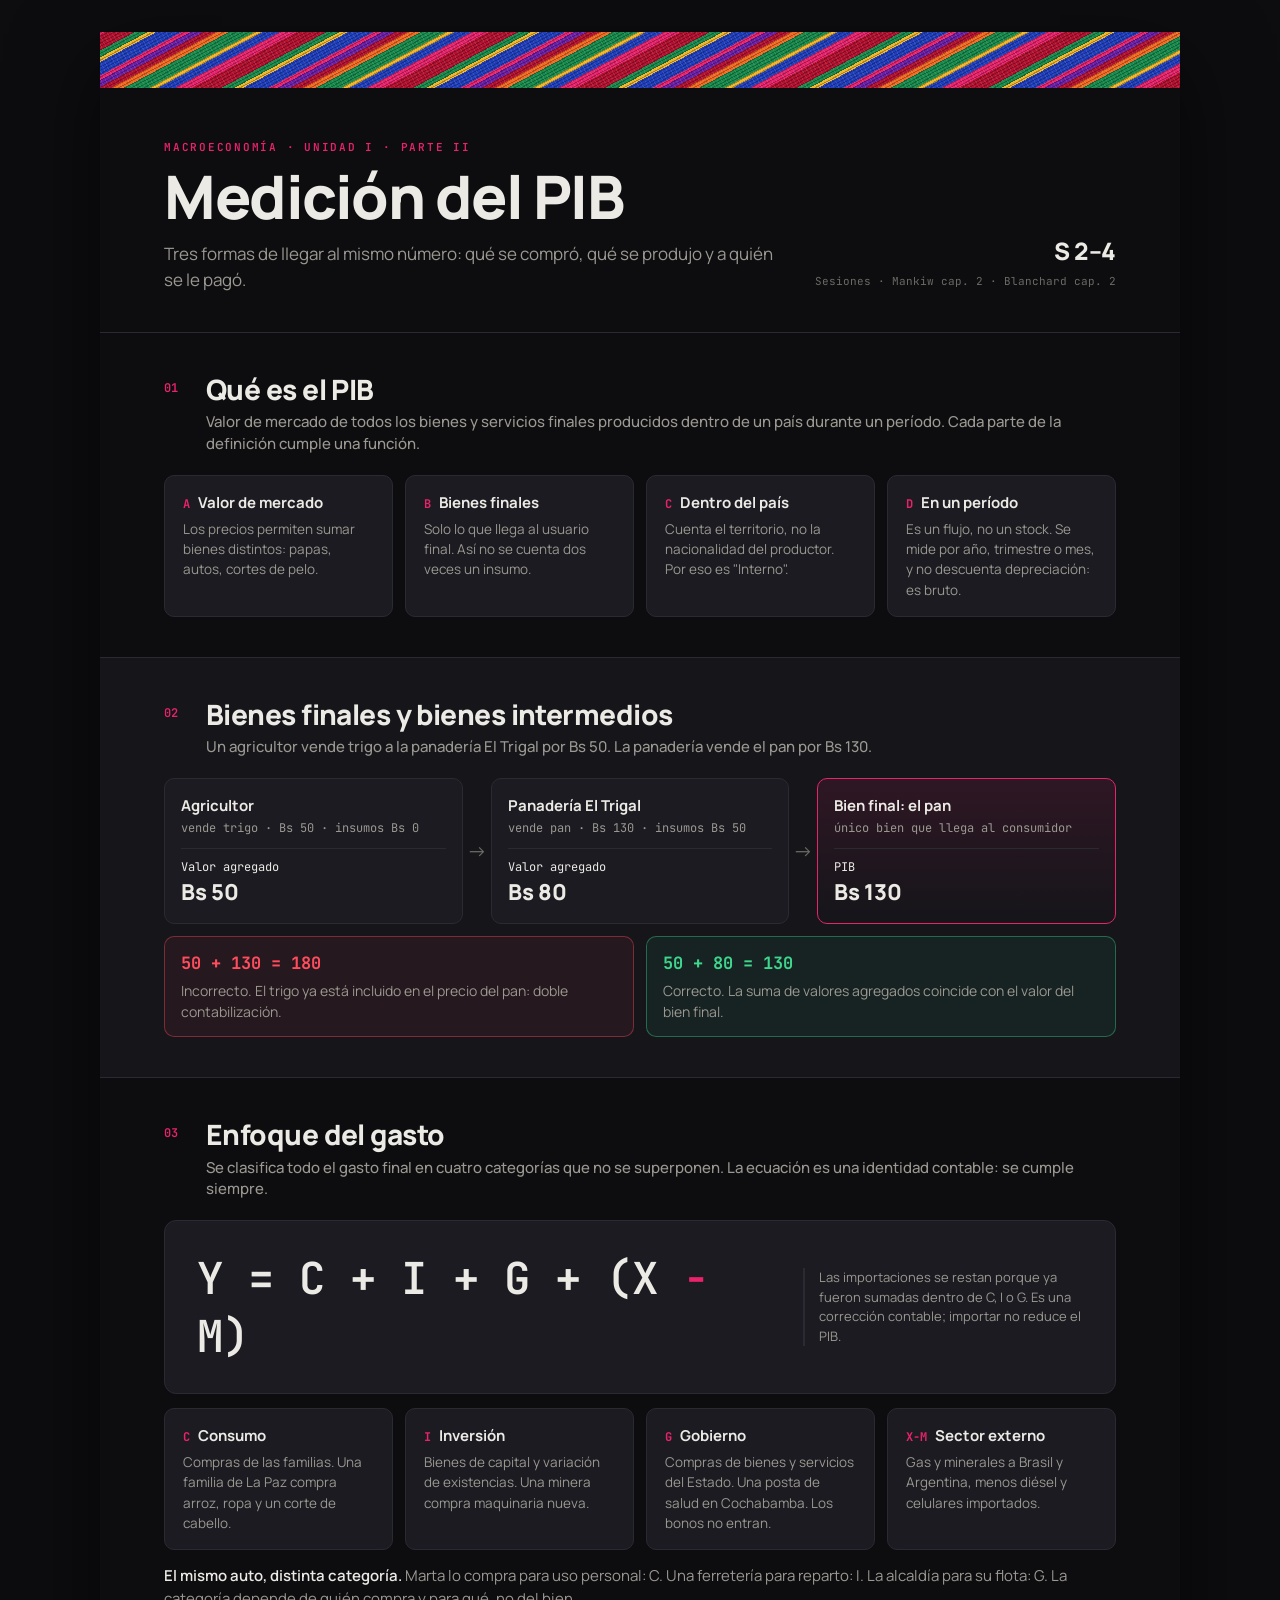
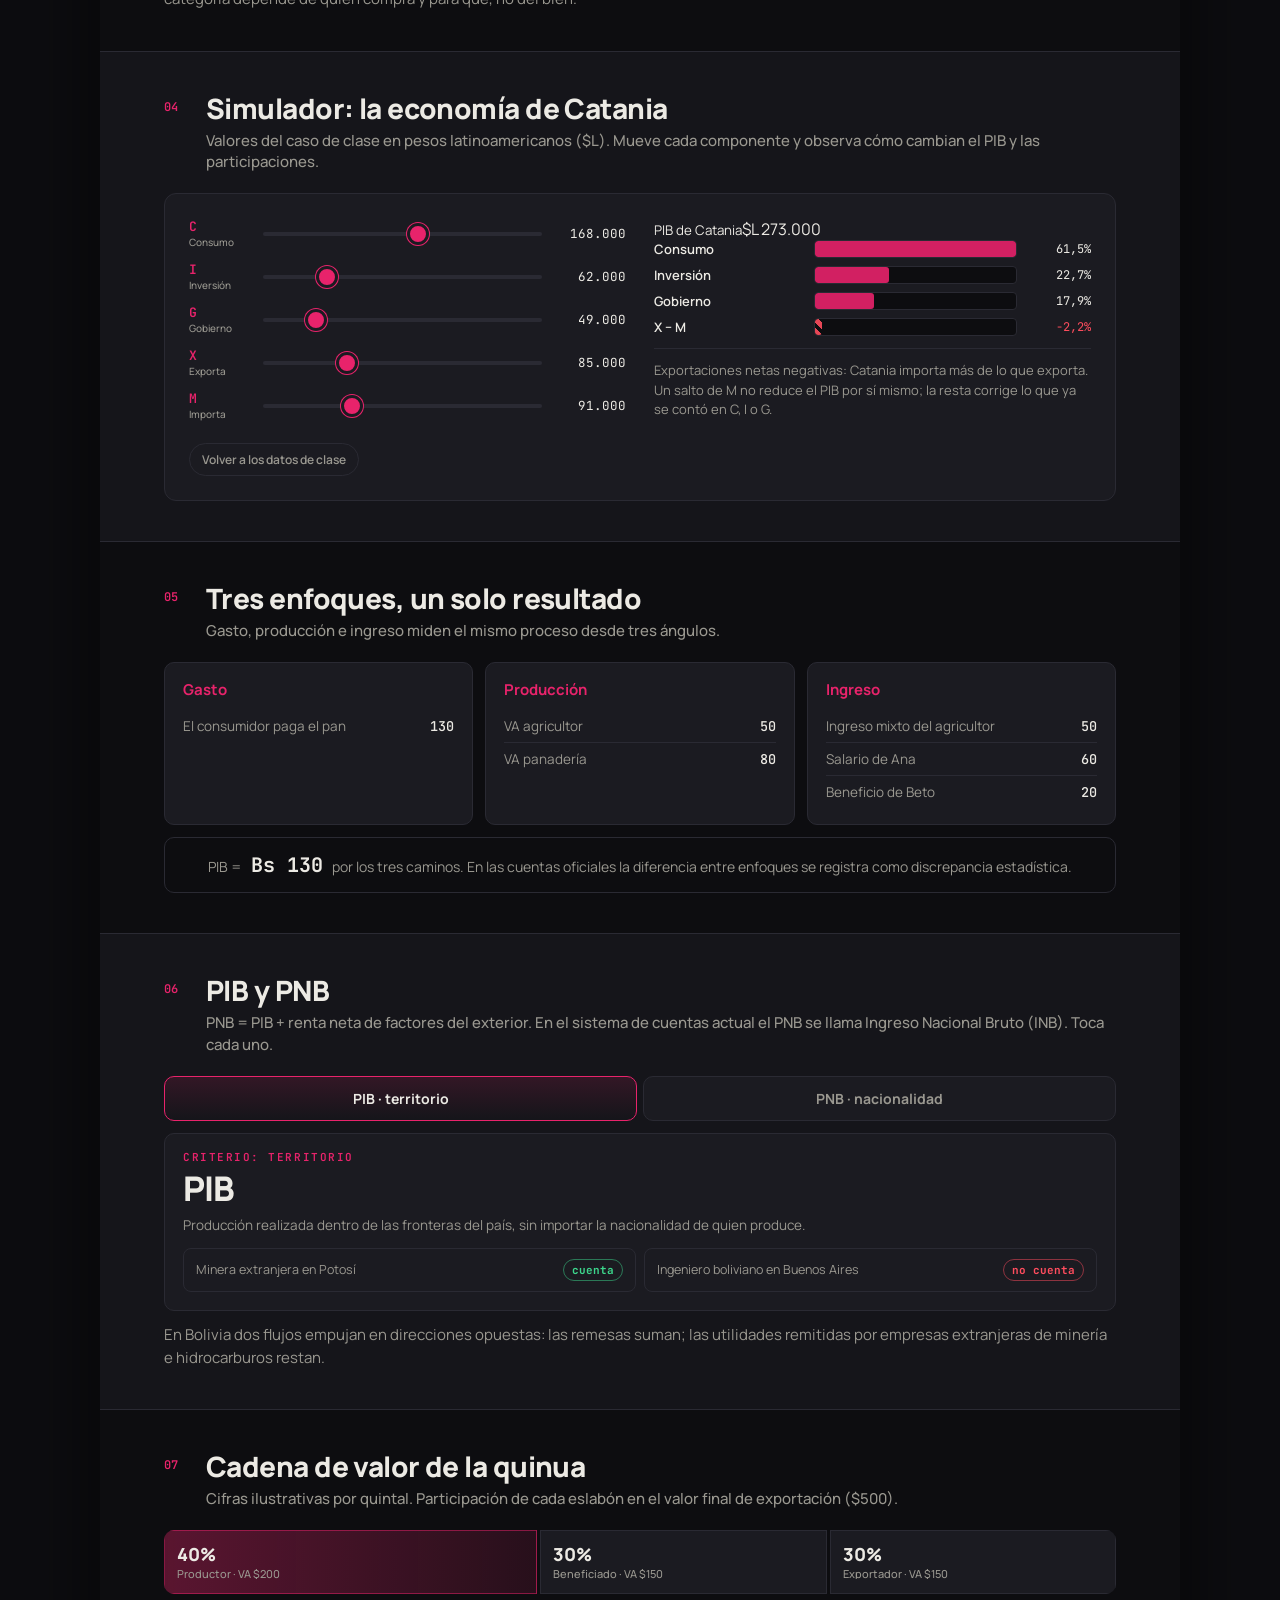
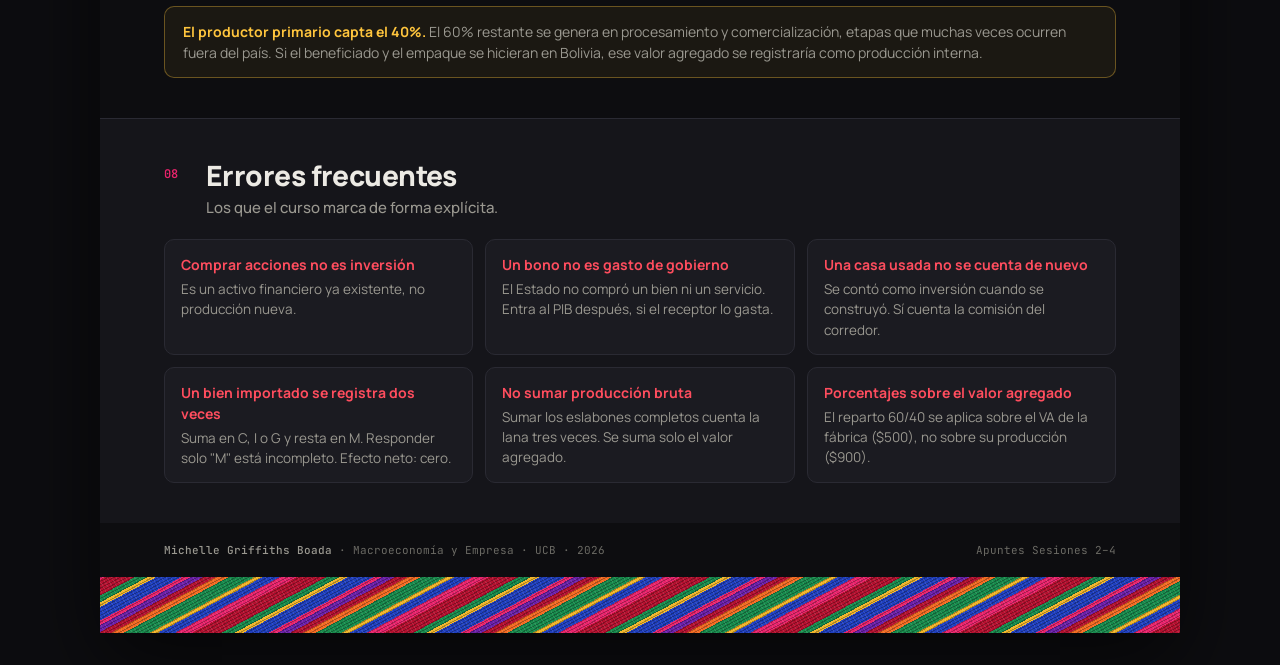
<file: infografias/02-medicion-del-pib.html>
<!DOCTYPE html>
<html lang="es">
<head>
<meta charset="UTF-8">
<meta name="viewport" content="width=device-width, initial-scale=1.0">
<title>Parte II · Medición del PIB</title>
<link rel="preconnect" href="https://fonts.googleapis.com">
<link href="https://fonts.googleapis.com/css2?family=Manrope:wght@400;500;600;700;800&family=JetBrains+Mono:wght@500;600&display=swap" rel="stylesheet">
<link rel="stylesheet" href="../assets/style.css">
<style>
  .fwrap{container-type:inline-size;margin-bottom:14px}
  .formula{background:var(--card);border:1px solid var(--line);border-radius:12px;padding:clamp(18px,3vw,28px) clamp(16px,3vw,32px);display:grid;grid-template-columns:1fr;gap:18px;align-items:center}
  .formula .f{background:none;border:0;padding:0;font-size:clamp(20px,8.2cqw,44px);white-space:normal}
  .formula .note{margin:0;border-top:1px solid var(--line);padding-top:12px}
  @container (min-width:760px){.formula{grid-template-columns:minmax(0,1fr) 280px;gap:24px}.formula .f{font-size:clamp(28px,5.4cqw,44px);text-align:left}.formula .note{border-top:0;border-left:2px solid var(--line);padding:0 0 0 14px}}
  .tres{display:grid;grid-template-columns:repeat(auto-fit,minmax(220px,1fr));gap:12px}
  .tres .col{background:var(--card);border:1px solid var(--line);border-radius:10px;padding:16px 18px}
  .tres h4{font-weight:700;font-size:15px;margin-bottom:10px;color:var(--acento)}
  .tres .row{display:flex;justify-content:space-between;font-size:13.5px;padding:7px 0;border-bottom:1px solid var(--line);color:var(--muted)}
  .tres .row:last-child{border:0}.tres .row b{font-family:'JetBrains Mono';color:var(--text);font-weight:500}
  .conv{margin-top:12px;border:1px solid var(--line);border-radius:10px;padding:14px;text-align:center;font-size:14px;color:var(--muted)}
  .conv b{font-family:'JetBrains Mono';color:var(--text);font-size:20px;margin:0 6px}
  .pane{background:var(--card);border:1px solid var(--line);border-radius:10px;padding:18px}
  .pane h4{font-size:clamp(28px,5vw,34px);font-weight:800;letter-spacing:-.03em;line-height:1}
  .pane h4 small{display:block;font-family:'JetBrains Mono';font-size:11px;letter-spacing:.14em;color:var(--acento);font-weight:600;margin-bottom:8px}
  .pane p{margin-top:10px;font-size:13.5px}
  .cases{display:grid;grid-template-columns:repeat(auto-fit,minmax(200px,1fr));gap:8px;margin-top:12px}
  .case{font-size:12.5px;padding:10px 12px;border:1px solid var(--line);border-radius:8px;color:var(--muted);display:flex;justify-content:space-between;gap:8px;align-items:center}
  .case b{font-family:'JetBrains Mono';font-size:11px;padding:3px 8px;border-radius:999px;border:1px solid}
  .case .si{color:var(--ok);border-color:rgba(61,214,140,.5)}.case .no{color:var(--bad);border-color:rgba(255,77,94,.5)}
  .quinua{display:flex;height:64px;border-radius:10px;overflow:hidden;gap:3px}
  .quinua div{display:flex;flex-direction:column;justify-content:center;padding:0 12px;font-weight:800;font-size:18px;background:var(--card);border:1px solid var(--line);line-height:1;min-width:0}
  .quinua div small{font-weight:500;font-size:11px;color:var(--muted);margin-top:5px;white-space:nowrap;overflow:hidden;text-overflow:ellipsis}
  .quinua .p{background:linear-gradient(90deg,rgba(232,35,107,.35),rgba(232,35,107,.12));border-color:rgba(232,35,107,.5)}
  .sim .bar .track{background:var(--bg)}
  .sim .note b{color:var(--warn)}
</style>
</head>
<body>
<div class="poster">
  <div class="aguayo"></div>
  <header class="hero">
    <div>
      <div class="kicker">Macroeconomía · Unidad I · Parte II</div>
      <h1>Medición del PIB</h1>
      <p class="sub">Tres formas de llegar al mismo número: qué se compró, qué se produjo y a quién se le pagó.</p>
    </div>
    <div class="meta"><b>S 2–4</b>Sesiones · Mankiw cap. 2 · Blanchard cap. 2</div>
  </header>

  <section>
    <div class="h2"><div class="num">01</div><h2>Qué es el PIB<small>Valor de mercado de todos los bienes y servicios finales producidos dentro de un país durante un período. Cada parte de la definición cumple una función.</small></h2></div>
    <div class="grid">
      <div class="card"><h4><span>A</span>Valor de mercado</h4><p>Los precios permiten sumar bienes distintos: papas, autos, cortes de pelo.</p></div>
      <div class="card"><h4><span>B</span>Bienes finales</h4><p>Solo lo que llega al usuario final. Así no se cuenta dos veces un insumo.</p></div>
      <div class="card"><h4><span>C</span>Dentro del país</h4><p>Cuenta el territorio, no la nacionalidad del productor. Por eso es "Interno".</p></div>
      <div class="card"><h4><span>D</span>En un período</h4><p>Es un flujo, no un stock. Se mide por año, trimestre o mes, y no descuenta depreciación: es bruto.</p></div>
    </div>
  </section>

  <section class="alt">
    <div class="h2"><div class="num">02</div><h2>Bienes finales y bienes intermedios<small>Un agricultor vende trigo a la panadería El Trigal por Bs 50. La panadería vende el pan por Bs 130.</small></h2></div>
    <div class="chain">
      <div class="step"><div class="lbl">Agricultor</div><div class="val">vende trigo · Bs 50 · insumos Bs 0</div><div class="va">Valor agregado<b>Bs 50</b></div></div>
      <div class="arrow">→</div>
      <div class="step"><div class="lbl">Panadería El Trigal</div><div class="val">vende pan · Bs 130 · insumos Bs 50</div><div class="va">Valor agregado<b>Bs 80</b></div></div>
      <div class="arrow">→</div>
      <div class="step total"><div class="lbl">Bien final: el pan</div><div class="val">único bien que llega al consumidor</div><div class="va">PIB<b>Bs 130</b></div></div>
    </div>
    <div class="verdict">
      <div class="bad"><b>50 + 130 = 180</b>Incorrecto. El trigo ya está incluido en el precio del pan: doble contabilización.</div>
      <div class="ok"><b>50 + 80 = 130</b>Correcto. La suma de valores agregados coincide con el valor del bien final.</div>
    </div>
  </section>

  <section>
    <div class="h2"><div class="num">03</div><h2>Enfoque del gasto<small>Se clasifica todo el gasto final en cuatro categorías que no se superponen. La ecuación es una identidad contable: se cumple siempre.</small></h2></div>
    <div class="fwrap"><div class="formula">
      <div class="f">Y = C + I + G + (X <i>−</i> M)</div>
      <div class="note">Las importaciones se restan porque ya fueron sumadas dentro de C, I o G. Es una corrección contable; importar no reduce el PIB.</div>
    </div></div>
    <div class="grid">
      <div class="card"><h4><span>C</span>Consumo</h4><p>Compras de las familias. Una familia de La Paz compra arroz, ropa y un corte de cabello.</p></div>
      <div class="card"><h4><span>I</span>Inversión</h4><p>Bienes de capital y variación de existencias. Una minera compra maquinaria nueva.</p></div>
      <div class="card"><h4><span>G</span>Gobierno</h4><p>Compras de bienes y servicios del Estado. Una posta de salud en Cochabamba. Los bonos no entran.</p></div>
      <div class="card"><h4><span>X−M</span>Sector externo</h4><p>Gas y minerales a Brasil y Argentina, menos diésel y celulares importados.</p></div>
    </div>
    <p style="margin-top:14px"><b>El mismo auto, distinta categoría.</b> Marta lo compra para uso personal: C. Una ferretería para reparto: I. La alcaldía para su flota: G. La categoría depende de quién compra y para qué, no del bien.</p>
  </section>

  <section class="alt">
    <div class="h2"><div class="num">04</div><h2>Simulador: la economía de Catania<small>Valores del caso de clase en pesos latinoamericanos ($L). Mueve cada componente y observa cómo cambian el PIB y las participaciones.</small></h2></div>
    <div class="sim">
      <div>
        <div class="ctl"><label for="sC">C<small>Consumo</small></label><input type="range" id="sC" min="0" max="300000" step="1000" value="168000"><output id="oC"></output></div>
        <div class="ctl"><label for="sI">I<small>Inversión</small></label><input type="range" id="sI" min="0" max="300000" step="1000" value="62000"><output id="oI"></output></div>
        <div class="ctl"><label for="sG">G<small>Gobierno</small></label><input type="range" id="sG" min="0" max="300000" step="1000" value="49000"><output id="oG"></output></div>
        <div class="ctl"><label for="sX">X<small>Exporta</small></label><input type="range" id="sX" min="0" max="300000" step="1000" value="85000"><output id="oX"></output></div>
        <div class="ctl"><label for="sM">M<small>Importa</small></label><input type="range" id="sM" min="0" max="300000" step="1000" value="91000"><output id="oM"></output></div>
        <button class="reset" id="reset">Volver a los datos de clase</button>
      </div>
      <div class="out">
        <div class="big"><small>PIB de Catania</small>$L <span id="pib">273.000</span></div>
        <div class="bars">
          <div class="bar"><div class="lab">Consumo</div><div class="track"><div class="fill" id="bC"></div></div><div class="v" id="pC"></div></div>
          <div class="bar"><div class="lab">Inversión</div><div class="track"><div class="fill" id="bI"></div></div><div class="v" id="pI"></div></div>
          <div class="bar"><div class="lab">Gobierno</div><div class="track"><div class="fill" id="bG"></div></div><div class="v" id="pG"></div></div>
          <div class="bar" id="rXM"><div class="lab">X − M</div><div class="track"><div class="fill" id="bXM"></div></div><div class="v" id="pXM"></div></div>
        </div>
        <div class="note" id="note"></div>
      </div>
    </div>
  </section>

  <section>
    <div class="h2"><div class="num">05</div><h2>Tres enfoques, un solo resultado<small>Gasto, producción e ingreso miden el mismo proceso desde tres ángulos.</small></h2></div>
    <div class="tres">
      <div class="col"><h4>Gasto</h4><div class="row"><span>El consumidor paga el pan</span><b>130</b></div></div>
      <div class="col"><h4>Producción</h4><div class="row"><span>VA agricultor</span><b>50</b></div><div class="row"><span>VA panadería</span><b>80</b></div></div>
      <div class="col"><h4>Ingreso</h4><div class="row"><span>Ingreso mixto del agricultor</span><b>50</b></div><div class="row"><span>Salario de Ana</span><b>60</b></div><div class="row"><span>Beneficio de Beto</span><b>20</b></div></div>
    </div>
    <div class="conv">PIB = <b>Bs 130</b> por los tres caminos. En las cuentas oficiales la diferencia entre enfoques se registra como discrepancia estadística.</div>
  </section>


  <section class="alt">
    <div class="h2"><div class="num">06</div><h2>PIB y PNB<small>PNB = PIB + renta neta de factores del exterior. En el sistema de cuentas actual el PNB se llama Ingreso Nacional Bruto (INB). Toca cada uno.</small></h2></div>
    <div class="tabs"><button class="on" data-t="pib">PIB · territorio</button><button data-t="pnb">PNB · nacionalidad</button></div>
    <div class="pane on" id="t-pib">
      <h4><small>CRITERIO: TERRITORIO</small>PIB</h4>
      <p>Producción realizada dentro de las fronteras del país, sin importar la nacionalidad de quien produce.</p>
      <div class="cases">
        <div class="case">Minera extranjera en Potosí<b class="si">cuenta</b></div>
        <div class="case">Ingeniero boliviano en Buenos Aires<b class="no">no cuenta</b></div>
      </div>
    </div>
    <div class="pane" id="t-pnb">
      <h4><small>CRITERIO: NACIONALIDAD</small>PNB</h4>
      <p>Producción de los factores de propiedad nacional, sin importar en qué país se realice.</p>
      <div class="cases">
        <div class="case">Minera extranjera en Potosí<b class="no">no cuenta</b></div>
        <div class="case">Ingeniero boliviano en Buenos Aires<b class="si">cuenta</b></div>
      </div>
    </div>
    <p style="margin-top:12px">En Bolivia dos flujos empujan en direcciones opuestas: las remesas suman; las utilidades remitidas por empresas extranjeras de minería e hidrocarburos restan.</p>
  </section>

  <section>
    <div class="h2"><div class="num">07</div><h2>Cadena de valor de la quinua<small>Cifras ilustrativas por quintal. Participación de cada eslabón en el valor final de exportación ($500).</small></h2></div>
    <div class="quinua">
      <div class="p" style="flex:40">40%<small>Productor · VA $200</small></div>
      <div style="flex:30">30%<small>Beneficiado · VA $150</small></div>
      <div style="flex:30">30%<small>Exportador · VA $150</small></div>
    </div>
    <div class="callout"><b>El productor primario capta el 40%.</b> El 60% restante se genera en procesamiento y comercialización, etapas que muchas veces ocurren fuera del país. Si el beneficiado y el empaque se hicieran en Bolivia, ese valor agregado se registraría como producción interna.</div>
  </section>

  <section class="alt">
    <div class="h2"><div class="num">08</div><h2>Errores frecuentes<small>Los que el curso marca de forma explícita.</small></h2></div>
    <div class="err">
      <div><b>Comprar acciones no es inversión</b>Es un activo financiero ya existente, no producción nueva.</div>
      <div><b>Un bono no es gasto de gobierno</b>El Estado no compró un bien ni un servicio. Entra al PIB después, si el receptor lo gasta.</div>
      <div><b>Una casa usada no se cuenta de nuevo</b>Se contó como inversión cuando se construyó. Sí cuenta la comisión del corredor.</div>
      <div><b>Un bien importado se registra dos veces</b>Suma en C, I o G y resta en M. Responder solo "M" está incompleto. Efecto neto: cero.</div>
      <div><b>No sumar producción bruta</b>Sumar los eslabones completos cuenta la lana tres veces. Se suma solo el valor agregado.</div>
      <div><b>Porcentajes sobre el valor agregado</b>El reparto 60/40 se aplica sobre el VA de la fábrica ($500), no sobre su producción ($900).</div>
    </div>
  </section>

  <footer><div><b>Michelle Griffiths Boada</b> · Macroeconomía y Empresa · UCB · 2026</div><div>Apuntes Sesiones 2–4</div></footer>
  <div class="aguayo"></div>
</div>

<script>
(function(){
  const $=id=>document.getElementById(id);
  const fmt=n=>Math.round(n).toLocaleString('es-BO');
  const pct=(a,b)=>b?((a/b)*100).toFixed(1).replace('.',',')+'%':'—';
  const base={C:168000,I:62000,G:49000,X:85000,M:91000};
  const ids=['C','I','G','X','M'];
  function update(){
    const v={};ids.forEach(k=>{v[k]=+$('s'+k).value;$('o'+k).textContent=fmt(v[k]);});
    const xm=v.X-v.M, y=v.C+v.I+v.G+xm;
    $('pib').textContent=fmt(y);
    const maxw=Math.max(v.C,v.I,v.G,Math.abs(xm),1);
    [['C',v.C],['I',v.I],['G',v.G]].forEach(([k,val])=>{$('b'+k).style.width=(val/maxw*100)+'%';$('p'+k).textContent=pct(val,y);});
    $('bXM').style.width=(Math.abs(xm)/maxw*100)+'%';
    $('bXM').classList.toggle('neg',xm<0);$('rXM').classList.toggle('neg',xm<0);
    $('pXM').textContent=(xm<0?'−':'')+pct(Math.abs(xm),y);
    let n;
    if(xm<0) n='Exportaciones netas negativas: Catania importa más de lo que exporta. Un salto de M no reduce el PIB por sí mismo; la resta corrige lo que ya se contó en C, I o G.';
    else if(xm===0) n='Balanza comercial en equilibrio: el sector externo no aporta ni resta al PIB.';
    else n='Superávit comercial: las exportaciones netas suman al PIB.';
    const share=v.C/y;
    if(share>0.75) n+=' <b>El consumo supera el 75% del PIB:</b> una economía con muy poca inversión compromete su capacidad productiva futura.';
    $('note').innerHTML=n;
  }
  ids.forEach(k=>$('s'+k).addEventListener('input',update));
  $('reset').addEventListener('click',()=>{ids.forEach(k=>$('s'+k).value=base[k]);update();});
  update();


  document.querySelectorAll('.tabs button').forEach(b=>b.addEventListener('click',()=>{
    document.querySelectorAll('.tabs button').forEach(x=>x.classList.remove('on'));
    document.querySelectorAll('.pane').forEach(x=>x.classList.remove('on'));
    b.classList.add('on');$('t-'+b.dataset.t).classList.add('on');
  }));
})();
</script>
</body>
</html>
</file>
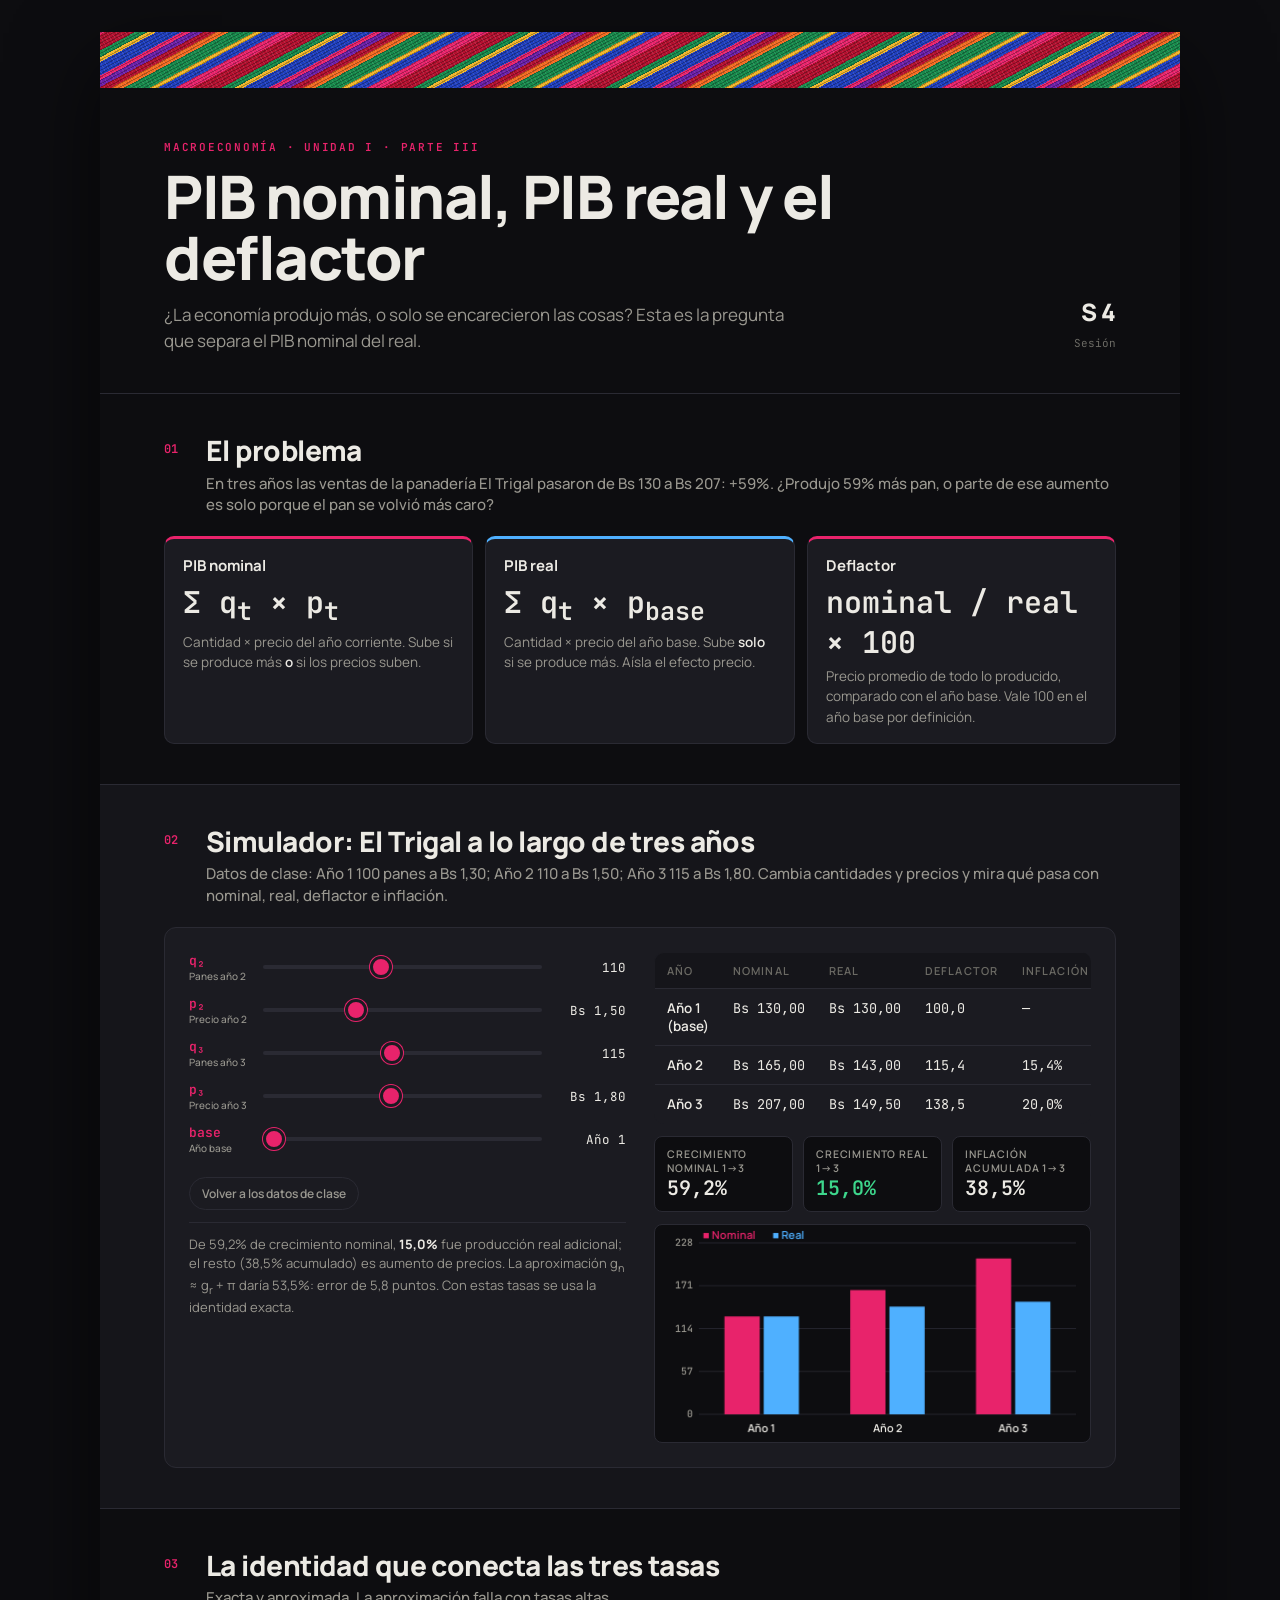
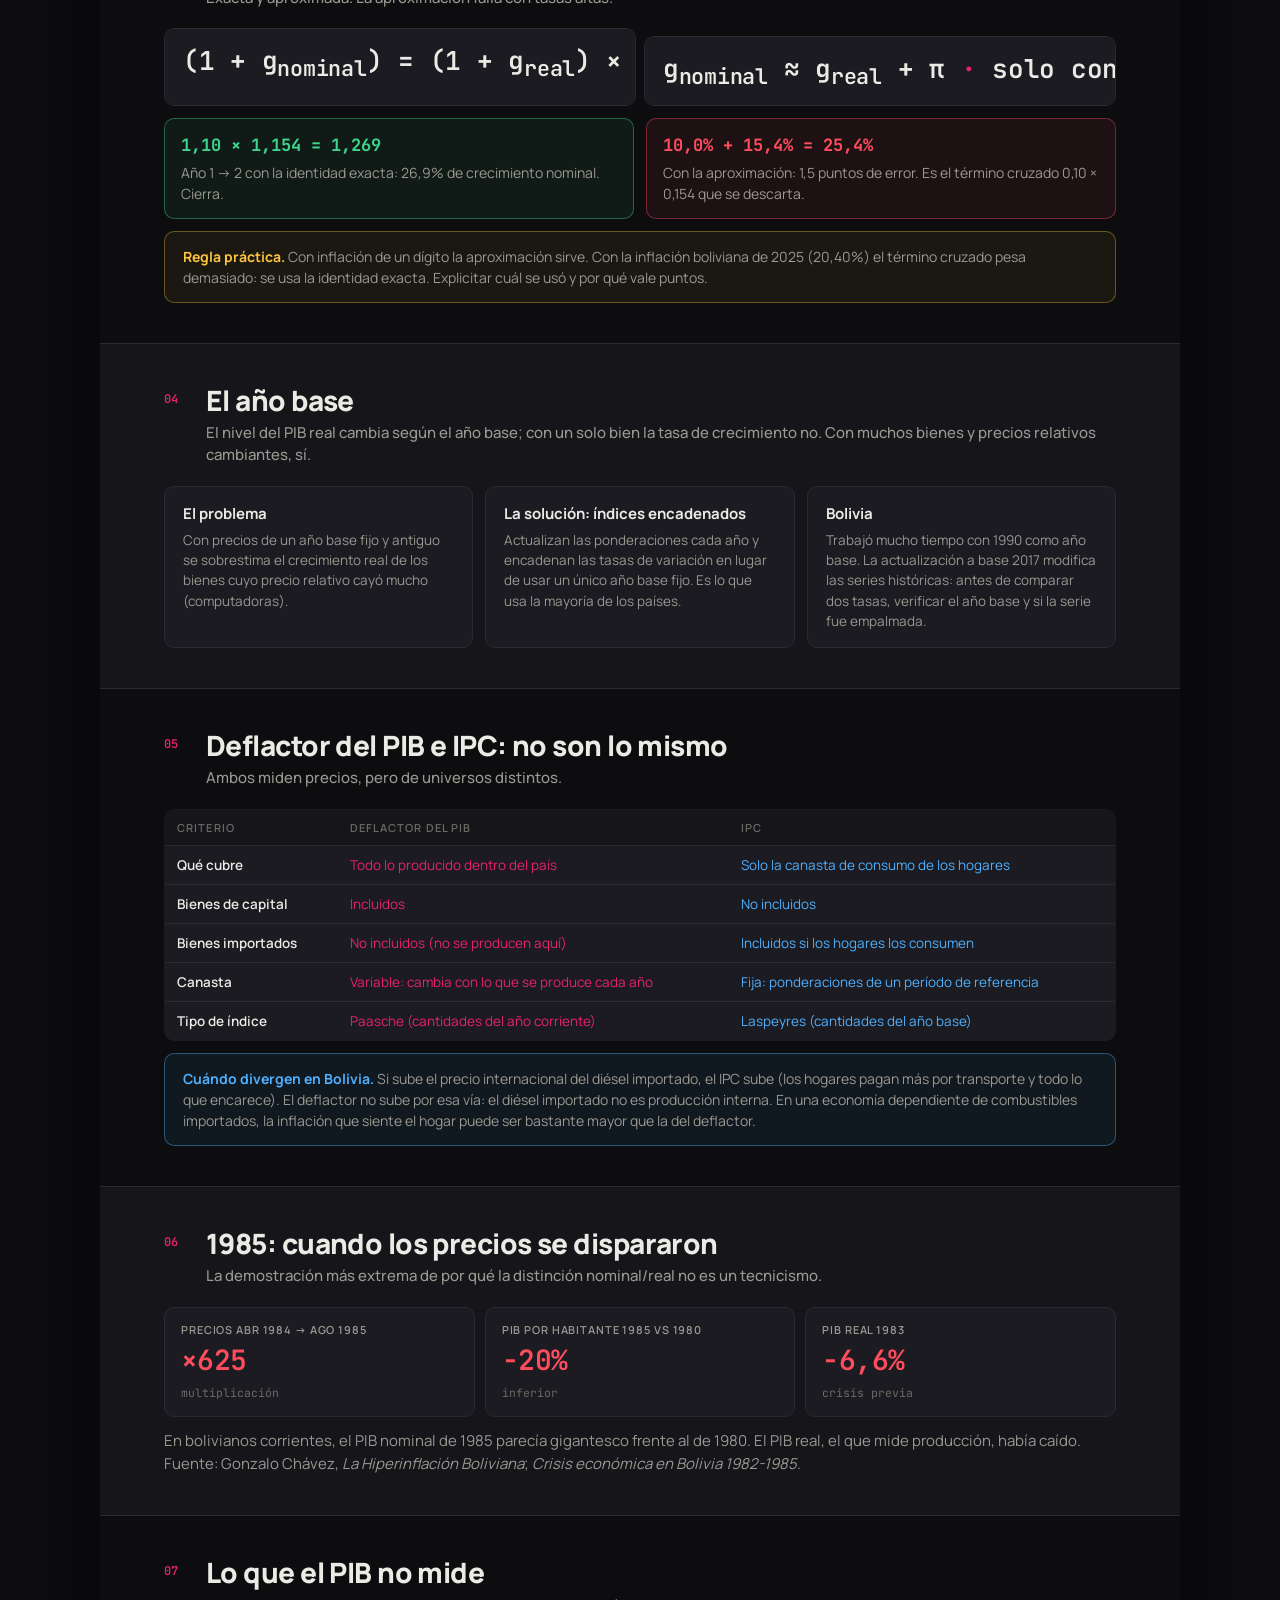
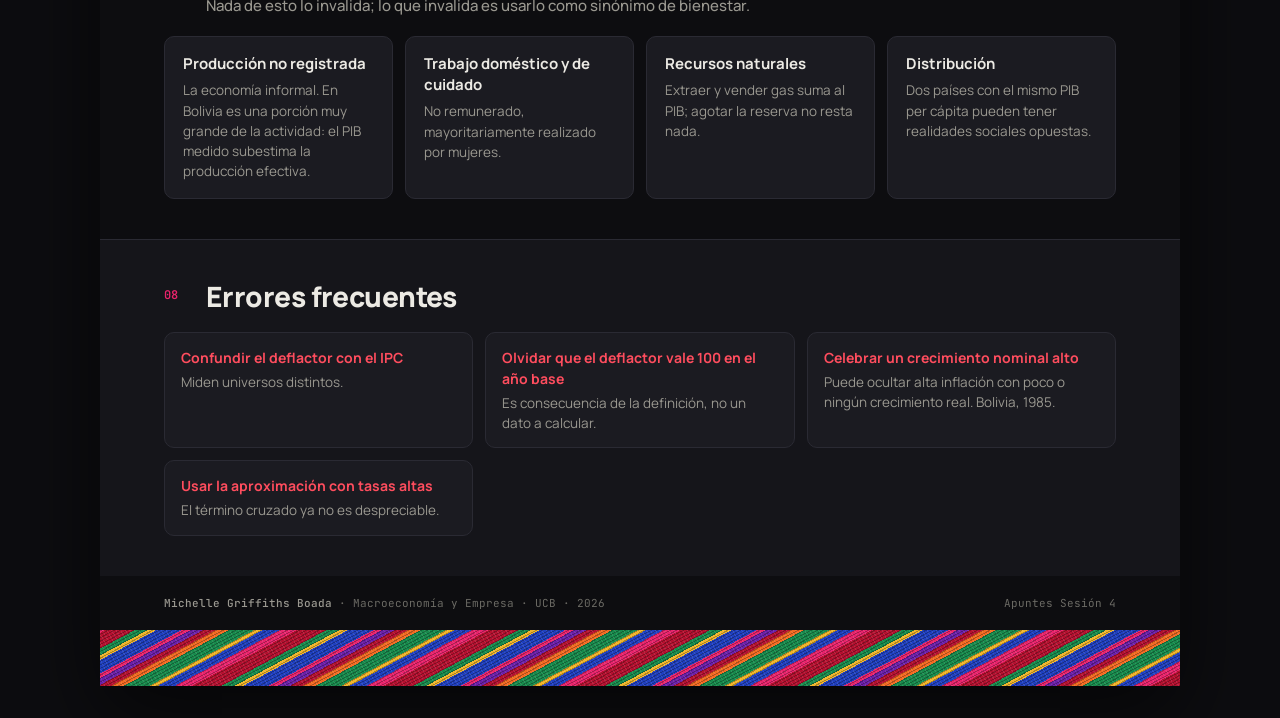
<file: infografias/03-nominal-real-deflactor.html>
<!DOCTYPE html>
<html lang="es">
<head>
<meta charset="UTF-8"><meta name="viewport" content="width=device-width, initial-scale=1.0">
<title>Parte III · PIB nominal, real y deflactor</title>
<link rel="preconnect" href="https://fonts.googleapis.com">
<link href="https://fonts.googleapis.com/css2?family=Manrope:wght@400;500;600;700;800&family=JetBrains+Mono:wght@500;600&display=swap" rel="stylesheet">
<link rel="stylesheet" href="../assets/style.css">
<style>
  .cmp{display:grid;grid-template-columns:repeat(auto-fit,minmax(200px,1fr));gap:12px}
  .cmp .card{border-top:3px solid var(--acento)}.cmp .card:nth-child(2){border-top-color:var(--azul)}
  .cmp .big{font-family:'JetBrains Mono';font-size:30px;font-weight:600;margin:4px 0}
  .cmp .big em{font-style:normal;font-size:13px;color:var(--muted);margin-left:6px}
  .dvi table.t td:nth-child(2){color:var(--acento)} .dvi table.t td:nth-child(3){color:var(--azul)}
  .split{display:grid;grid-template-columns:minmax(0,1fr) minmax(0,1fr);gap:12px}
  @media (max-width:720px){.split{grid-template-columns:1fr}}
</style>
</head>
<body>
<div class="poster">
  <div class="aguayo"></div>
  <header class="hero">
    <div>
      <div class="kicker">Macroeconomía · Unidad I · Parte III</div>
      <h1>PIB nominal, PIB real y el deflactor</h1>
      <p class="sub">¿La economía produjo más, o solo se encarecieron las cosas? Esta es la pregunta que separa el PIB nominal del real.</p>
    </div>
    <div class="meta"><b>S 4</b>Sesión</div>
  </header>

  <section>
    <div class="h2"><div class="num">01</div><h2>El problema<small>En tres años las ventas de la panadería El Trigal pasaron de Bs 130 a Bs 207: +59%. ¿Produjo 59% más pan, o parte de ese aumento es solo porque el pan se volvió más caro?</small></h2></div>
    <div class="cmp">
      <div class="card"><h4>PIB nominal</h4><div class="big">Σ q<sub>t</sub> × p<sub>t</sub></div><p>Cantidad × precio del año corriente. Sube si se produce más <b>o</b> si los precios suben.</p></div>
      <div class="card"><h4>PIB real</h4><div class="big">Σ q<sub>t</sub> × p<sub>base</sub></div><p>Cantidad × precio del año base. Sube <b>solo</b> si se produce más. Aísla el efecto precio.</p></div>
      <div class="card"><h4>Deflactor</h4><div class="big">nominal / real × 100</div><p>Precio promedio de todo lo producido, comparado con el año base. Vale 100 en el año base por definición.</p></div>
    </div>
  </section>

  <section class="alt">
    <div class="h2"><div class="num">02</div><h2>Simulador: El Trigal a lo largo de tres años<small>Datos de clase: Año 1 100 panes a Bs 1,30; Año 2 110 a Bs 1,50; Año 3 115 a Bs 1,80. Cambia cantidades y precios y mira qué pasa con nominal, real, deflactor e inflación.</small></h2></div>
    <div class="sim">
      <div>
        <div class="ctl"><label for="q2">q₂<small>Panes año 2</small></label><input type="range" id="q2" min="60" max="180" value="110"><output id="oq2"></output></div>
        <div class="ctl"><label for="p2">p₂<small>Precio año 2</small></label><input type="range" id="p2" min="0.8" max="3" step="0.05" value="1.5"><output id="op2"></output></div>
        <div class="ctl"><label for="q3">q₃<small>Panes año 3</small></label><input type="range" id="q3" min="60" max="180" value="115"><output id="oq3"></output></div>
        <div class="ctl"><label for="p3">p₃<small>Precio año 3</small></label><input type="range" id="p3" min="0.8" max="3" step="0.05" value="1.8"><output id="op3"></output></div>
        <div class="ctl"><label for="base">base<small>Año base</small></label><input type="range" id="base" min="1" max="3" step="1" value="1"><output id="obase"></output></div>
        <button class="reset" id="reset">Volver a los datos de clase</button>
        <div class="note" id="note"></div>
      </div>
      <div>
        <div class="twrap"><table class="t" id="tbl"><thead><tr><th>Año</th><th>Nominal</th><th>Real</th><th>Deflactor</th><th>Inflación</th></tr></thead><tbody></tbody></table></div>
        <div class="kpi">
          <div><small>Crecimiento nominal 1→3</small><b id="gn"></b></div>
          <div><small>Crecimiento real 1→3</small><b id="gr"></b></div>
          <div><small>Inflación acumulada 1→3</small><b id="pi"></b></div>
        </div>
        <canvas class="chart" id="cv" style="margin-top:12px"></canvas>
      </div>
    </div>
  </section>

  <section>
    <div class="h2"><div class="num">03</div><h2>La identidad que conecta las tres tasas<small>Exacta y aproximada. La aproximación falla con tasas altas.</small></h2></div>
    <div class="formulas">
      <div class="f">(1 + g<sub>nominal</sub>) = (1 + g<sub>real</sub>) × (1 + π)</div>
      <div class="f">g<sub>nominal</sub> ≈ g<sub>real</sub> + π <i>·</i> solo con tasas bajas</div>
    </div>
    <div class="verdict">
      <div class="ok"><b>1,10 × 1,154 = 1,269</b>Año 1 → 2 con la identidad exacta: 26,9% de crecimiento nominal. Cierra.</div>
      <div class="bad"><b>10,0% + 15,4% = 25,4%</b>Con la aproximación: 1,5 puntos de error. Es el término cruzado 0,10 × 0,154 que se descarta.</div>
    </div>
    <div class="callout"><b>Regla práctica.</b> Con inflación de un dígito la aproximación sirve. Con la inflación boliviana de 2025 (20,40%) el término cruzado pesa demasiado: se usa la identidad exacta. Explicitar cuál se usó y por qué vale puntos.</div>
  </section>

  <section class="alt">
    <div class="h2"><div class="num">04</div><h2>El año base<small>El nivel del PIB real cambia según el año base; con un solo bien la tasa de crecimiento no. Con muchos bienes y precios relativos cambiantes, sí.</small></h2></div>
    <div class="grid wide">
      <div class="card"><h4>El problema</h4><p>Con precios de un año base fijo y antiguo se sobrestima el crecimiento real de los bienes cuyo precio relativo cayó mucho (computadoras).</p></div>
      <div class="card"><h4>La solución: índices encadenados</h4><p>Actualizan las ponderaciones cada año y encadenan las tasas de variación en lugar de usar un único año base fijo. Es lo que usa la mayoría de los países.</p></div>
      <div class="card"><h4>Bolivia</h4><p>Trabajó mucho tiempo con 1990 como año base. La actualización a base 2017 modifica las series históricas: antes de comparar dos tasas, verificar el año base y si la serie fue empalmada.</p></div>
    </div>
  </section>

  <section class="dvi">
    <div class="h2"><div class="num">05</div><h2>Deflactor del PIB e IPC: no son lo mismo<small>Ambos miden precios, pero de universos distintos.</small></h2></div>
    <div class="twrap"><table class="t">
      <thead><tr><th>Criterio</th><th>Deflactor del PIB</th><th>IPC</th></tr></thead>
      <tbody>
      <tr><td>Qué cubre</td><td>Todo lo producido dentro del país</td><td>Solo la canasta de consumo de los hogares</td></tr>
      <tr><td>Bienes de capital</td><td>Incluidos</td><td>No incluidos</td></tr>
      <tr><td>Bienes importados</td><td>No incluidos (no se producen aquí)</td><td>Incluidos si los hogares los consumen</td></tr>
      <tr><td>Canasta</td><td>Variable: cambia con lo que se produce cada año</td><td>Fija: ponderaciones de un período de referencia</td></tr>
      <tr><td>Tipo de índice</td><td>Paasche (cantidades del año corriente)</td><td>Laspeyres (cantidades del año base)</td></tr>
      </tbody></table></div>
    <div class="callout info"><b>Cuándo divergen en Bolivia.</b> Si sube el precio internacional del diésel importado, el IPC sube (los hogares pagan más por transporte y todo lo que encarece). El deflactor no sube por esa vía: el diésel importado no es producción interna. En una economía dependiente de combustibles importados, la inflación que siente el hogar puede ser bastante mayor que la del deflactor.</div>
  </section>

  <section class="alt">
    <div class="h2"><div class="num">06</div><h2>1985: cuando los precios se dispararon<small>La demostración más extrema de por qué la distinción nominal/real no es un tecnicismo.</small></h2></div>
    <div class="stat">
      <div><small>Precios abr 1984 → ago 1985</small><b class="bad">×625</b><span>multiplicación</span></div>
      <div><small>PIB por habitante 1985 vs 1980</small><b class="bad">−20%</b><span>inferior</span></div>
      <div><small>PIB real 1983</small><b class="bad">−6,6%</b><span>crisis previa</span></div>
    </div>
    <p style="margin-top:12px">En bolivianos corrientes, el PIB nominal de 1985 parecía gigantesco frente al de 1980. El PIB real, el que mide producción, había caído. Fuente: Gonzalo Chávez, <i>La Hiperinflación Boliviana</i>; <i>Crisis económica en Bolivia 1982-1985</i>.</p>
  </section>

  <section>
    <div class="h2"><div class="num">07</div><h2>Lo que el PIB no mide<small>Nada de esto lo invalida; lo que invalida es usarlo como sinónimo de bienestar.</small></h2></div>
    <div class="grid">
      <div class="card"><h4>Producción no registrada</h4><p>La economía informal. En Bolivia es una porción muy grande de la actividad: el PIB medido subestima la producción efectiva.</p></div>
      <div class="card"><h4>Trabajo doméstico y de cuidado</h4><p>No remunerado, mayoritariamente realizado por mujeres.</p></div>
      <div class="card"><h4>Recursos naturales</h4><p>Extraer y vender gas suma al PIB; agotar la reserva no resta nada.</p></div>
      <div class="card"><h4>Distribución</h4><p>Dos países con el mismo PIB per cápita pueden tener realidades sociales opuestas.</p></div>
    </div>
  </section>

  <section class="alt">
    <div class="h2"><div class="num">08</div><h2>Errores frecuentes</h2></div>
    <div class="err">
      <div><b>Confundir el deflactor con el IPC</b>Miden universos distintos.</div>
      <div><b>Olvidar que el deflactor vale 100 en el año base</b>Es consecuencia de la definición, no un dato a calcular.</div>
      <div><b>Celebrar un crecimiento nominal alto</b>Puede ocultar alta inflación con poco o ningún crecimiento real. Bolivia, 1985.</div>
      <div><b>Usar la aproximación con tasas altas</b>El término cruzado ya no es despreciable.</div>
    </div>
  </section>

  <footer><div><b>Michelle Griffiths Boada</b> · Macroeconomía y Empresa · UCB · 2026</div><div>Apuntes Sesión 4</div></footer>
  <div class="aguayo"></div>
</div>
<script>
(function(){
  const $=id=>document.getElementById(id);
  const f=(n,d)=>n.toFixed(d).replace('.',',');
  const DEF={q2:110,p2:1.5,q3:115,p3:1.8,base:1};
  const cv=$('cv'),ctx=cv.getContext('2d');
  function draw(rows){
    const r=cv.parentElement.getBoundingClientRect();const W=Math.max(280,Math.floor(r.width)),H=Math.round(W*0.5),dpr=window.devicePixelRatio||1;
    cv.width=W*dpr;cv.height=H*dpr;cv.style.height=H+'px';ctx.setTransform(dpr,0,0,dpr,0,0);ctx.clearRect(0,0,W,H);
    const pad={l:44,r:14,t:18,b:28};const max=Math.max(...rows.map(x=>Math.max(x.nom,x.real)))*1.1;
    const X=i=>pad.l+(i+0.5)*(W-pad.l-pad.r)/3, Y=v=>H-pad.b-v/max*(H-pad.t-pad.b);
    ctx.strokeStyle='#26262E';ctx.lineWidth=1;ctx.font='500 10px JetBrains Mono';ctx.fillStyle='#9A9890';ctx.textAlign='right';
    for(let g=0;g<=4;g++){const v=max*g/4,y=Y(v);ctx.beginPath();ctx.moveTo(pad.l,y);ctx.lineTo(W-pad.r,y);ctx.stroke();ctx.fillText(v.toFixed(0),pad.l-6,y+3);}
    const bw=(W-pad.l-pad.r)/3*0.28;
    rows.forEach((x,i)=>{ctx.fillStyle='#E8236B';ctx.fillRect(X(i)-bw-2,Y(x.nom),bw,H-pad.b-Y(x.nom));ctx.fillStyle='#4FB0FF';ctx.fillRect(X(i)+2,Y(x.real),bw,H-pad.b-Y(x.real));
      ctx.fillStyle='#ECEAE4';ctx.textAlign='center';ctx.font='600 11px Manrope';ctx.fillText('Año '+(i+1),X(i),H-10);});
    ctx.font='600 11px Manrope';ctx.textAlign='left';ctx.fillStyle='#E8236B';ctx.fillText('■ Nominal',pad.l+4,pad.t-4);ctx.fillStyle='#4FB0FF';ctx.fillText('■ Real',pad.l+74,pad.t-4);
  }
  function update(){
    const q=[100,+$('q2').value,+$('q3').value], p=[1.3,+$('p2').value,+$('p3').value], b=+$('base').value-1;
    $('oq2').textContent=q[1];$('op2').textContent='Bs '+f(p[1],2);$('oq3').textContent=q[2];$('op3').textContent='Bs '+f(p[2],2);$('obase').textContent='Año '+(b+1);
    const rows=q.map((qq,i)=>({nom:qq*p[i],real:qq*p[b]}));
    rows.forEach((r,i)=>{r.def=r.nom/r.real*100;r.inf=i?(r.def/rows[i-1].def-1)*100:null;});
    $('tbl').querySelector('tbody').innerHTML=rows.map((r,i)=>`<tr><td>Año ${i+1}${i===b?' (base)':''}</td><td class="n">Bs ${f(r.nom,2)}</td><td class="n">Bs ${f(r.real,2)}</td><td class="n">${f(r.def,1)}</td><td class="n">${r.inf===null?'—':f(r.inf,1)+'%'}</td></tr>`).join('');
    const gn=(rows[2].nom/rows[0].nom-1)*100, gr=(rows[2].real/rows[0].real-1)*100, pi=(rows[2].def/rows[0].def-1)*100;
    $('gn').textContent=f(gn,1)+'%';$('gr').textContent=f(gr,1)+'%';$('pi').textContent=f(pi,1)+'%';
    $('gr').style.color=gr<0?'#FF4D5E':'#3DD68C';
    let n=`De ${f(gn,1)}% de crecimiento nominal, <b>${f(gr,1)}%</b> fue producción real adicional; el resto (${f(pi,1)}% acumulado) es aumento de precios.`;
    if(gr<0&&gn>0)n+=' <b>Caso 1985 en miniatura:</b> el PIB nominal crece mientras la producción real cae.';
    if(Math.abs(gr+pi-gn)>1.5)n+=` La aproximación g<sub>n</sub> ≈ g<sub>r</sub> + π daría ${f(gr+pi,1)}%: error de ${f(Math.abs(gr+pi-gn),1)} puntos. Con estas tasas se usa la identidad exacta.`;
    $('note').innerHTML=n;draw(rows);
  }
  ['q2','p2','q3','p3','base'].forEach(id=>$(id).addEventListener('input',update));
  $('reset').addEventListener('click',()=>{for(const k in DEF)$(k).value=DEF[k];update();});
  window.addEventListener('resize',update);update();
})();
</script>
</body>
</html>
</file>
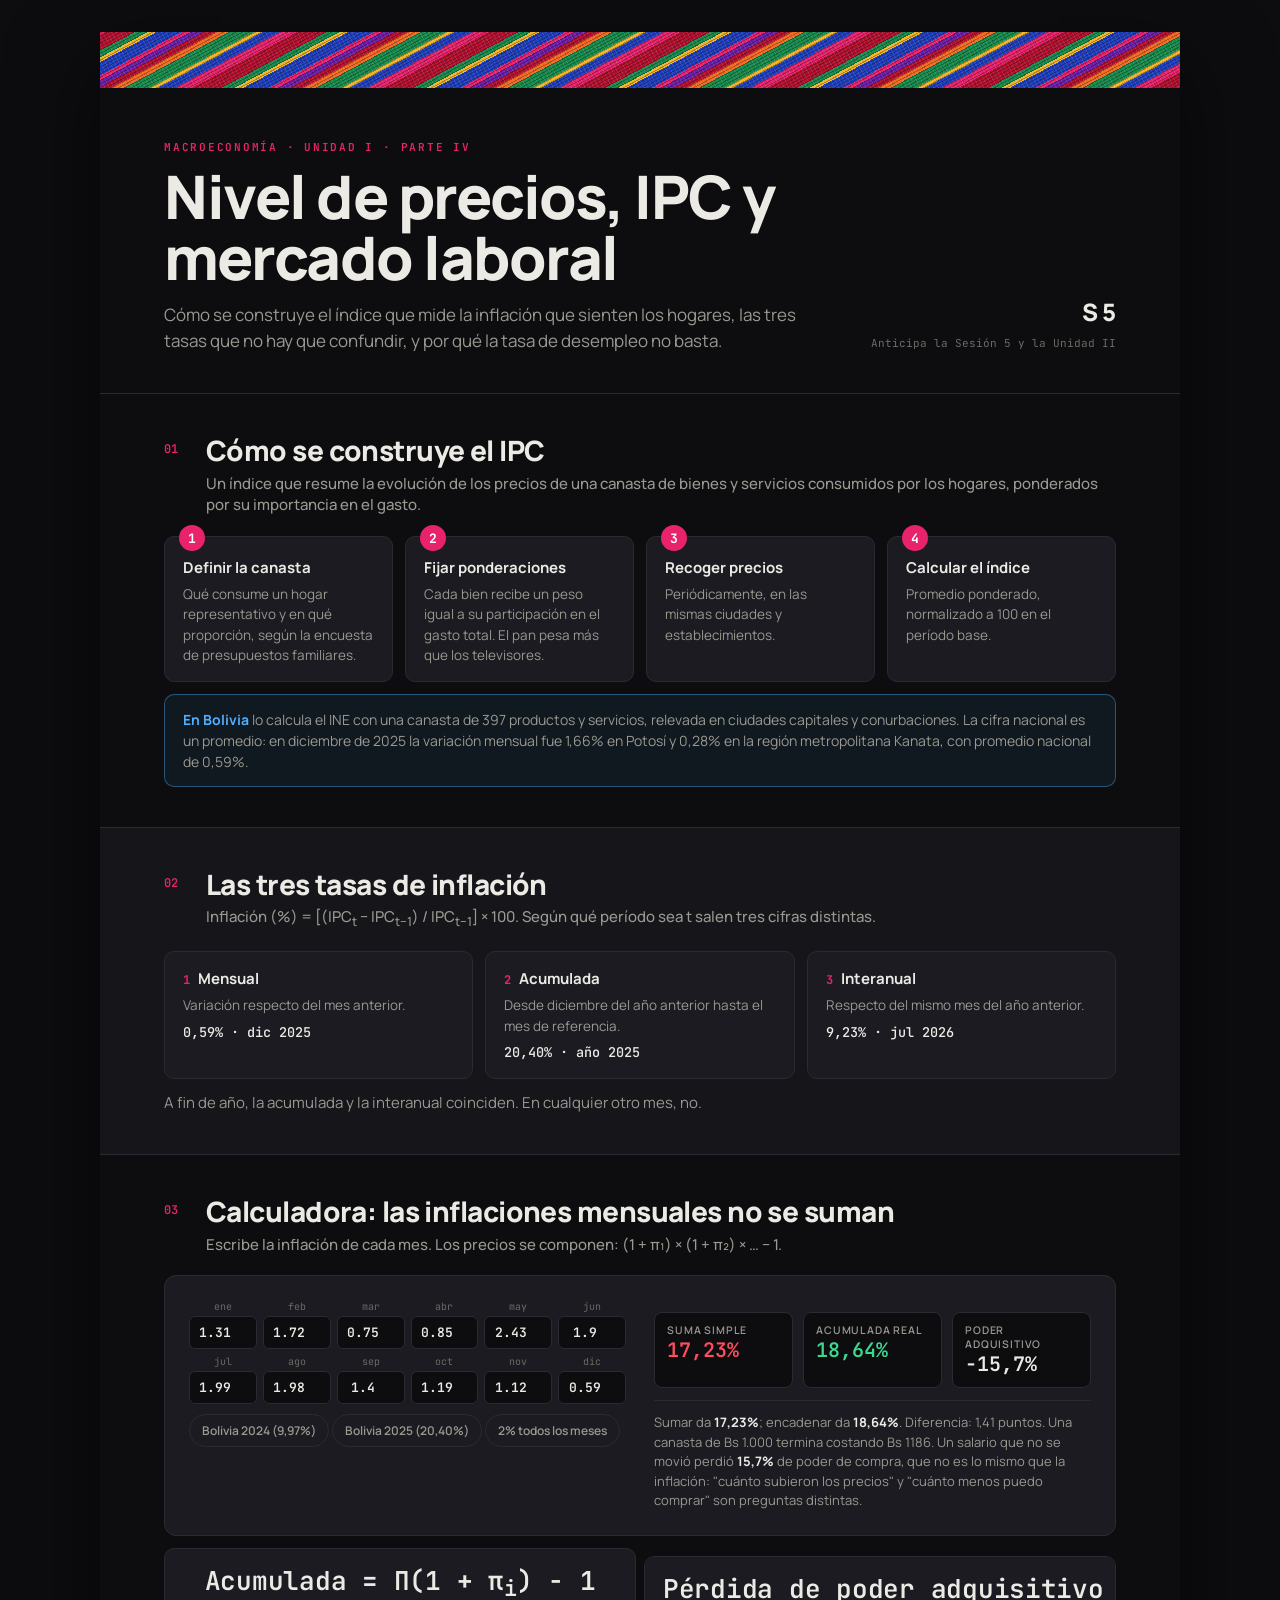
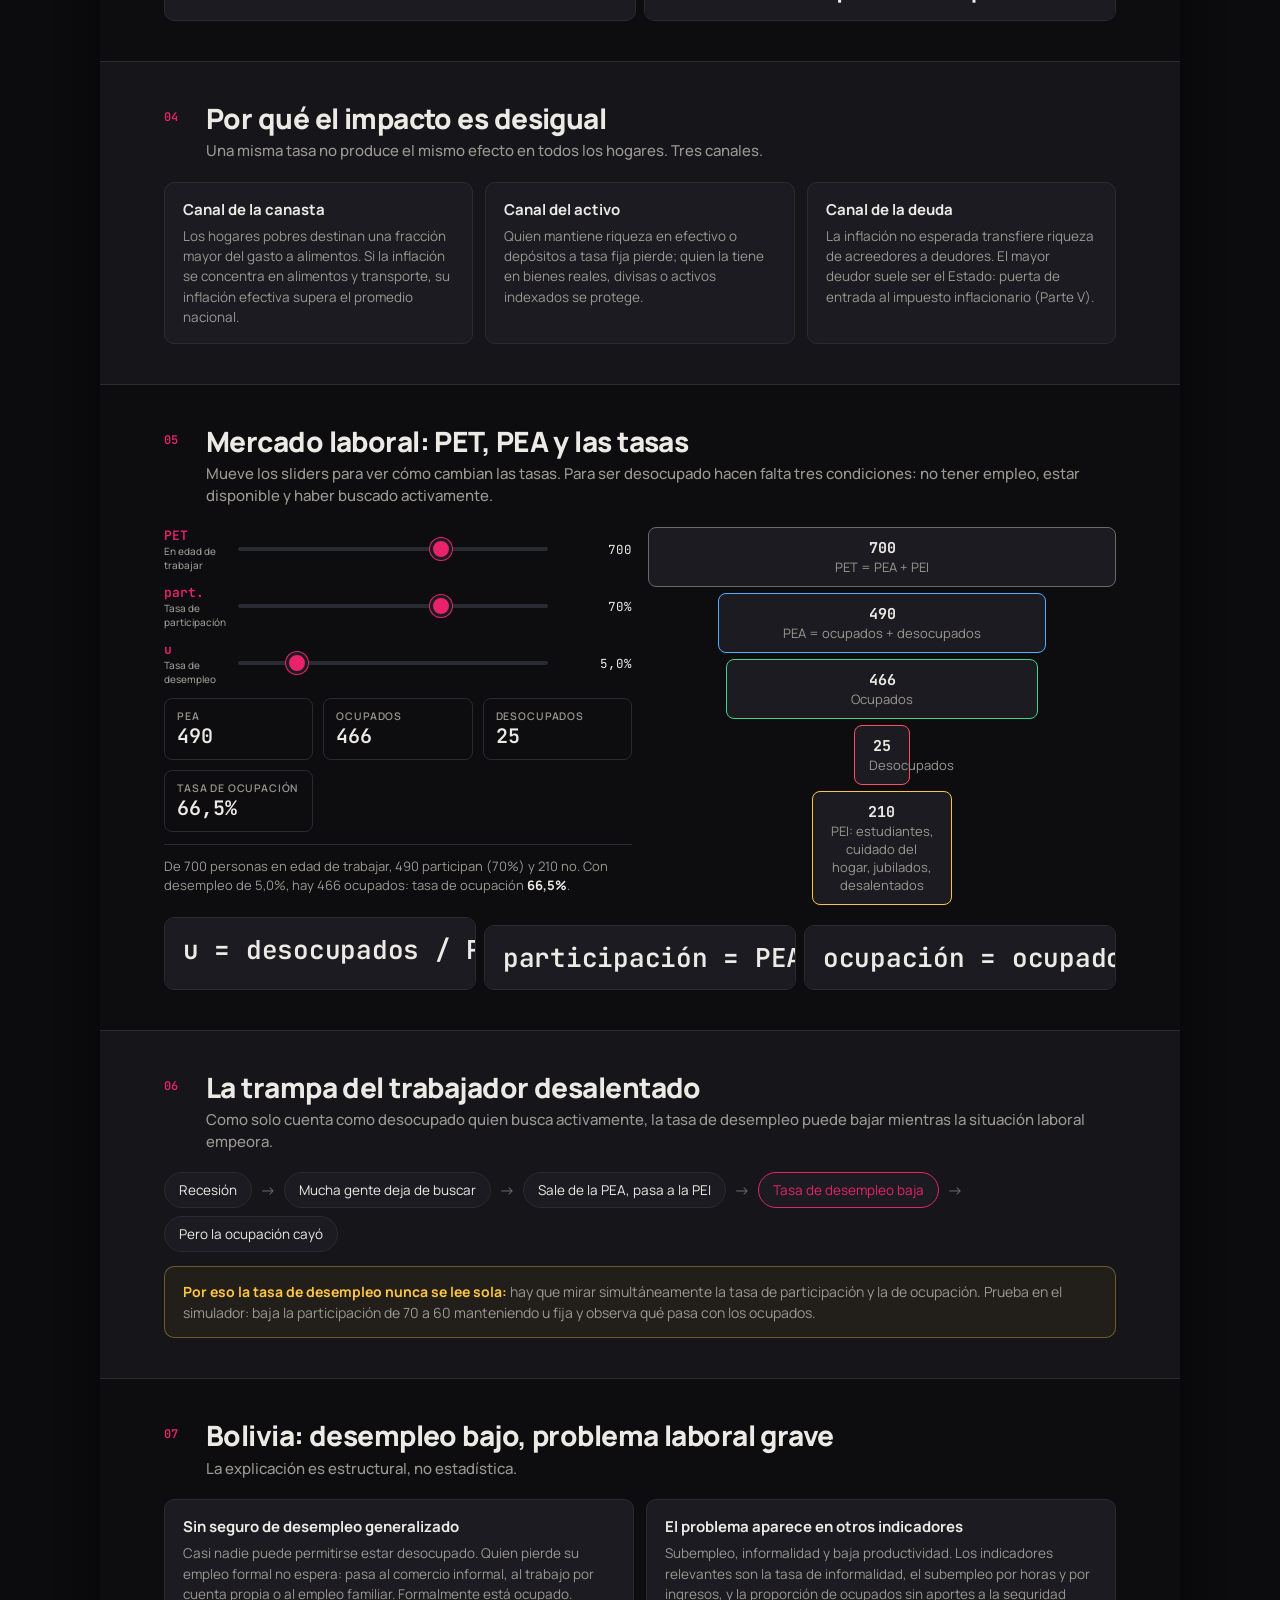
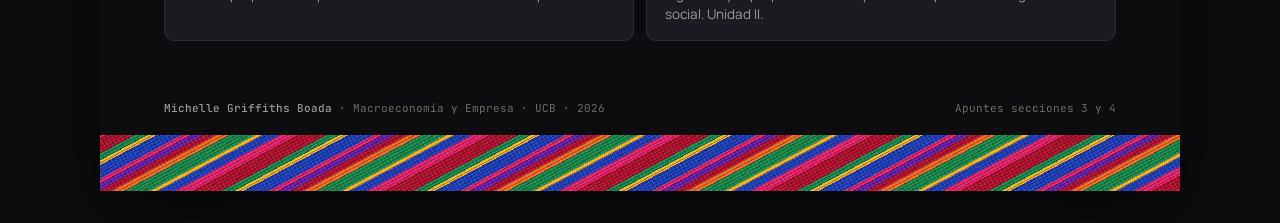
<file: infografias/04-ipc-mercado-laboral.html>
<!DOCTYPE html>
<html lang="es">
<head>
<meta charset="UTF-8"><meta name="viewport" content="width=device-width, initial-scale=1.0">
<title>Parte IV · IPC, inflación y mercado laboral</title>
<link rel="preconnect" href="https://fonts.googleapis.com">
<link href="https://fonts.googleapis.com/css2?family=Manrope:wght@400;500;600;700;800&family=JetBrains+Mono:wght@500;600&display=swap" rel="stylesheet">
<link rel="stylesheet" href="../assets/style.css">
<style>
  .steps4{display:grid;grid-template-columns:repeat(auto-fit,minmax(200px,1fr));gap:12px;counter-reset:s}
  .steps4 .card{position:relative;padding-top:20px}
  .steps4 .card::before{counter-increment:s;content:counter(s);position:absolute;top:-12px;left:14px;width:26px;height:26px;border-radius:50%;background:var(--acento);color:#fff;font:700 13px 'JetBrains Mono';display:flex;align-items:center;justify-content:center}
  .months{display:grid;grid-template-columns:repeat(auto-fit,minmax(60px,1fr));gap:6px}
  .months label{display:block;font-family:'JetBrains Mono';font-size:10px;color:var(--dim);margin-bottom:3px;text-align:center}
  .months input{width:100%;background:var(--bg);border:1px solid var(--line);border-radius:6px;color:var(--text);font:600 13px 'JetBrains Mono';padding:7px 4px;text-align:center;outline:0}
  .months input:focus{border-color:var(--acento)}
  .pyr{display:flex;flex-direction:column;gap:6px;align-items:center}
  .pyr div{background:var(--card);border:1px solid var(--line);border-radius:8px;padding:10px 14px;text-align:center;font-size:13px;color:var(--muted);transition:width .3s}
  .pyr div b{display:block;color:var(--text);font-family:'JetBrains Mono';font-size:15px}
  .pyr .pet{width:100%;border-color:var(--dim)}.pyr .pea{width:82%;border-color:var(--azul)}.pyr .occ{width:64%;border-color:var(--ok)}.pyr .des{width:40%;border-color:var(--bad)}
  .pyr .pei{width:82%;border-color:var(--warn)}
  .lab2{display:grid;grid-template-columns:minmax(0,1fr) minmax(0,1fr);gap:16px}
  @media (max-width:720px){.lab2{grid-template-columns:1fr}}
  .canal{display:grid;grid-template-columns:repeat(auto-fit,minmax(200px,1fr));gap:12px}
</style>
</head>
<body>
<div class="poster">
  <div class="aguayo"></div>
  <header class="hero">
    <div>
      <div class="kicker">Macroeconomía · Unidad I · Parte IV</div>
      <h1>Nivel de precios, IPC y mercado laboral</h1>
      <p class="sub">Cómo se construye el índice que mide la inflación que sienten los hogares, las tres tasas que no hay que confundir, y por qué la tasa de desempleo no basta.</p>
    </div>
    <div class="meta"><b>S 5</b>Anticipa la Sesión 5 y la Unidad II</div>
  </header>

  <section>
    <div class="h2"><div class="num">01</div><h2>Cómo se construye el IPC<small>Un índice que resume la evolución de los precios de una canasta de bienes y servicios consumidos por los hogares, ponderados por su importancia en el gasto.</small></h2></div>
    <div class="steps4">
      <div class="card"><h4>Definir la canasta</h4><p>Qué consume un hogar representativo y en qué proporción, según la encuesta de presupuestos familiares.</p></div>
      <div class="card"><h4>Fijar ponderaciones</h4><p>Cada bien recibe un peso igual a su participación en el gasto total. El pan pesa más que los televisores.</p></div>
      <div class="card"><h4>Recoger precios</h4><p>Periódicamente, en las mismas ciudades y establecimientos.</p></div>
      <div class="card"><h4>Calcular el índice</h4><p>Promedio ponderado, normalizado a 100 en el período base.</p></div>
    </div>
    <div class="callout info"><b>En Bolivia</b> lo calcula el INE con una canasta de 397 productos y servicios, relevada en ciudades capitales y conurbaciones. La cifra nacional es un promedio: en diciembre de 2025 la variación mensual fue 1,66% en Potosí y 0,28% en la región metropolitana Kanata, con promedio nacional de 0,59%.</div>
  </section>

  <section class="alt">
    <div class="h2"><div class="num">02</div><h2>Las tres tasas de inflación<small>Inflación (%) = [(IPC<sub>t</sub> − IPC<sub>t−1</sub>) / IPC<sub>t−1</sub>] × 100. Según qué período sea t salen tres cifras distintas.</small></h2></div>
    <div class="grid">
      <div class="card"><h4><span>1</span>Mensual</h4><p>Variación respecto del mes anterior.</p><p class="mono" style="color:var(--text);margin-top:6px">0,59% · dic 2025</p></div>
      <div class="card"><h4><span>2</span>Acumulada</h4><p>Desde diciembre del año anterior hasta el mes de referencia.</p><p class="mono" style="color:var(--text);margin-top:6px">20,40% · año 2025</p></div>
      <div class="card"><h4><span>3</span>Interanual</h4><p>Respecto del mismo mes del año anterior.</p><p class="mono" style="color:var(--text);margin-top:6px">9,23% · jul 2026</p></div>
    </div>
    <p style="margin-top:12px">A fin de año, la acumulada y la interanual coinciden. En cualquier otro mes, no.</p>
  </section>

  <section>
    <div class="h2"><div class="num">03</div><h2>Calculadora: las inflaciones mensuales no se suman<small>Escribe la inflación de cada mes. Los precios se componen: (1 + π₁) × (1 + π₂) × … − 1.</small></h2></div>
    <div class="sim">
      <div>
        <div class="months" id="months"></div>
        <button class="reset" id="r2024">Bolivia 2024 (9,97%)</button> <button class="reset" id="r2025">Bolivia 2025 (20,40%)</button> <button class="reset" id="rflat">2% todos los meses</button>
      </div>
      <div>
        <div class="kpi">
          <div><small>Suma simple</small><b id="ssum" style="color:var(--bad)"></b></div>
          <div><small>Acumulada real</small><b id="scomp" style="color:var(--ok)"></b></div>
          <div><small>Poder adquisitivo</small><b id="spa"></b></div>
        </div>
        <div class="note" id="mnote"></div>
      </div>
    </div>
    <div class="formulas" style="margin-top:12px">
      <div class="f">Acumulada = Π(1 + π<sub>i</sub>) − 1</div>
      <div class="f">Pérdida de poder adquisitivo = 1 − 1/(1 + π)</div>
    </div>
  </section>

  <section class="alt">
    <div class="h2"><div class="num">04</div><h2>Por qué el impacto es desigual<small>Una misma tasa no produce el mismo efecto en todos los hogares. Tres canales.</small></h2></div>
    <div class="canal">
      <div class="card"><h4>Canal de la canasta</h4><p>Los hogares pobres destinan una fracción mayor del gasto a alimentos. Si la inflación se concentra en alimentos y transporte, su inflación efectiva supera el promedio nacional.</p></div>
      <div class="card"><h4>Canal del activo</h4><p>Quien mantiene riqueza en efectivo o depósitos a tasa fija pierde; quien la tiene en bienes reales, divisas o activos indexados se protege.</p></div>
      <div class="card"><h4>Canal de la deuda</h4><p>La inflación no esperada transfiere riqueza de acreedores a deudores. El mayor deudor suele ser el Estado: puerta de entrada al impuesto inflacionario (Parte V).</p></div>
    </div>
  </section>

  <section>
    <div class="h2"><div class="num">05</div><h2>Mercado laboral: PET, PEA y las tasas<small>Mueve los sliders para ver cómo cambian las tasas. Para ser desocupado hacen falta tres condiciones: no tener empleo, estar disponible y haber buscado activamente.</small></h2></div>
    <div class="lab2">
      <div>
        <div class="ctl"><label for="pet">PET<small>En edad de trabajar</small></label><input type="range" id="pet" min="100" max="1000" step="10" value="700"><output id="opet"></output></div>
        <div class="ctl"><label for="part">part.<small>Tasa de participación</small></label><input type="range" id="part" min="30" max="90" step="1" value="70"><output id="opart"></output></div>
        <div class="ctl"><label for="des">u<small>Tasa de desempleo</small></label><input type="range" id="des" min="0" max="30" step="0.5" value="5"><output id="odes"></output></div>
        <div class="kpi">
          <div><small>PEA</small><b id="kpea"></b></div>
          <div><small>Ocupados</small><b id="kocc"></b></div>
          <div><small>Desocupados</small><b id="kdes"></b></div>
          <div><small>Tasa de ocupación</small><b id="kocr"></b></div>
        </div>
        <div class="note" id="lnote"></div>
      </div>
      <div class="pyr">
        <div class="pet" id="bpet"><b></b>PET = PEA + PEI</div>
        <div class="pea" id="bpea"><b></b>PEA = ocupados + desocupados</div>
        <div class="occ" id="bocc"><b></b>Ocupados</div>
        <div class="des" id="bdes"><b></b>Desocupados</div>
        <div class="pei" id="bpei"><b></b>PEI: estudiantes, cuidado del hogar, jubilados, desalentados</div>
      </div>
    </div>
    <div class="formulas" style="margin-top:12px">
      <div class="f">u = desocupados / PEA</div>
      <div class="f">participación = PEA / PET</div>
      <div class="f">ocupación = ocupados / PET</div>
    </div>
  </section>

  <section class="alt">
    <div class="h2"><div class="num">06</div><h2>La trampa del trabajador desalentado<small>Como solo cuenta como desocupado quien busca activamente, la tasa de desempleo puede bajar mientras la situación laboral empeora.</small></h2></div>
    <div class="flow">
      <span>Recesión</span><i>→</i><span>Mucha gente deja de buscar</span><i>→</i><span>Sale de la PEA, pasa a la PEI</span><i>→</i><span class="hi">Tasa de desempleo baja</span><i>→</i><span>Pero la ocupación cayó</span>
    </div>
    <div class="callout" style="margin-top:14px"><b>Por eso la tasa de desempleo nunca se lee sola:</b> hay que mirar simultáneamente la tasa de participación y la de ocupación. Prueba en el simulador: baja la participación de 70 a 60 manteniendo u fija y observa qué pasa con los ocupados.</div>
  </section>

  <section>
    <div class="h2"><div class="num">07</div><h2>Bolivia: desempleo bajo, problema laboral grave<small>La explicación es estructural, no estadística.</small></h2></div>
    <div class="grid wide">
      <div class="card"><h4>Sin seguro de desempleo generalizado</h4><p>Casi nadie puede permitirse estar desocupado. Quien pierde su empleo formal no espera: pasa al comercio informal, al trabajo por cuenta propia o al empleo familiar. Formalmente está ocupado.</p></div>
      <div class="card"><h4>El problema aparece en otros indicadores</h4><p>Subempleo, informalidad y baja productividad. Los indicadores relevantes son la tasa de informalidad, el subempleo por horas y por ingresos, y la proporción de ocupados sin aportes a la seguridad social. Unidad II.</p></div>
    </div>
  </section>

  <footer><div><b>Michelle Griffiths Boada</b> · Macroeconomía y Empresa · UCB · 2026</div><div>Apuntes secciones 3 y 4</div></footer>
  <div class="aguayo"></div>
</div>
<script>
(function(){
  const $=id=>document.getElementById(id);const f=(n,d)=>n.toFixed(d).replace('.',',');
  const M=['ene','feb','mar','abr','may','jun','jul','ago','sep','oct','nov','dic'];
  const b2025=[1.31,1.72,0.75,0.85,2.43,1.9,1.99,1.98,1.4,1.19,1.12,0.59];
  const b2024=[0.6,0.7,0.6,0.5,0.5,0.4,0.9,1.6,1.2,1.5,0.6,0.5];
  $('months').innerHTML=M.map((m,i)=>`<div><label>${m}</label><input type="number" step="0.01" id="m${i}"></div>`).join('');
  function set(arr){arr.forEach((v,i)=>$('m'+i).value=v);calc();}
  function calc(){let sum=0,comp=1;for(let i=0;i<12;i++){const v=+($('m'+i).value||0);sum+=v;comp*=1+v/100;}
    const acc=(comp-1)*100, pa=(1-1/comp)*100;
    $('ssum').textContent=f(sum,2)+'%';$('scomp').textContent=f(acc,2)+'%';$('spa').textContent='−'+f(pa,1)+'%';
    $('mnote').innerHTML=`Sumar da <b>${f(sum,2)}%</b>; encadenar da <b>${f(acc,2)}%</b>. Diferencia: ${f(acc-sum,2)} puntos. Una canasta de Bs 1.000 termina costando Bs ${f(1000*comp,0)}. Un salario que no se movió perdió <b>${f(pa,1)}%</b> de poder de compra, que no es lo mismo que la inflación: "cuánto subieron los precios" y "cuánto menos puedo comprar" son preguntas distintas.`;}
  for(let i=0;i<12;i++)$('m'+i).addEventListener('input',calc);
  $('r2025').onclick=()=>set(b2025);$('r2024').onclick=()=>set(b2024);$('rflat').onclick=()=>set(Array(12).fill(2));
  set(b2025);

  function lab(){const pet=+$('pet').value,part=+$('part').value,u=+$('des').value;
    const pea=pet*part/100,des=pea*u/100,occ=pea-des,pei=pet-pea,ocr=occ/pet*100;
    $('opet').textContent=pet;$('opart').textContent=part+'%';$('odes').textContent=f(u,1)+'%';
    $('kpea').textContent=f(pea,0);$('kocc').textContent=f(occ,0);$('kdes').textContent=f(des,0);$('kocr').textContent=f(ocr,1)+'%';
    $('bpet').querySelector('b').textContent=f(pet,0);$('bpea').querySelector('b').textContent=f(pea,0);$('bocc').querySelector('b').textContent=f(occ,0);$('bdes').querySelector('b').textContent=f(des,0);$('bpei').querySelector('b').textContent=f(pei,0);
    $('bpea').style.width=Math.max(30,part)+'%';$('bocc').style.width=Math.max(20,part*(1-u/100))+'%';$('bdes').style.width=Math.max(12,part*u/100+8)+'%';$('bpei').style.width=Math.max(20,100-part)+'%';
    $('lnote').innerHTML=`De ${pet} personas en edad de trabajar, ${f(pea,0)} participan (${part}%) y ${f(pei,0)} no. Con desempleo de ${f(u,1)}%, hay ${f(occ,0)} ocupados: tasa de ocupación <b>${f(ocr,1)}%</b>. ${part<60?'<b>Participación baja:</b> aunque u sea baja, pocos están trabajando. Es el efecto del trabajador desalentado.':''}`;}
  ['pet','part','des'].forEach(id=>$(id).addEventListener('input',lab));lab();
})();
</script>
</body>
</html>
</file>
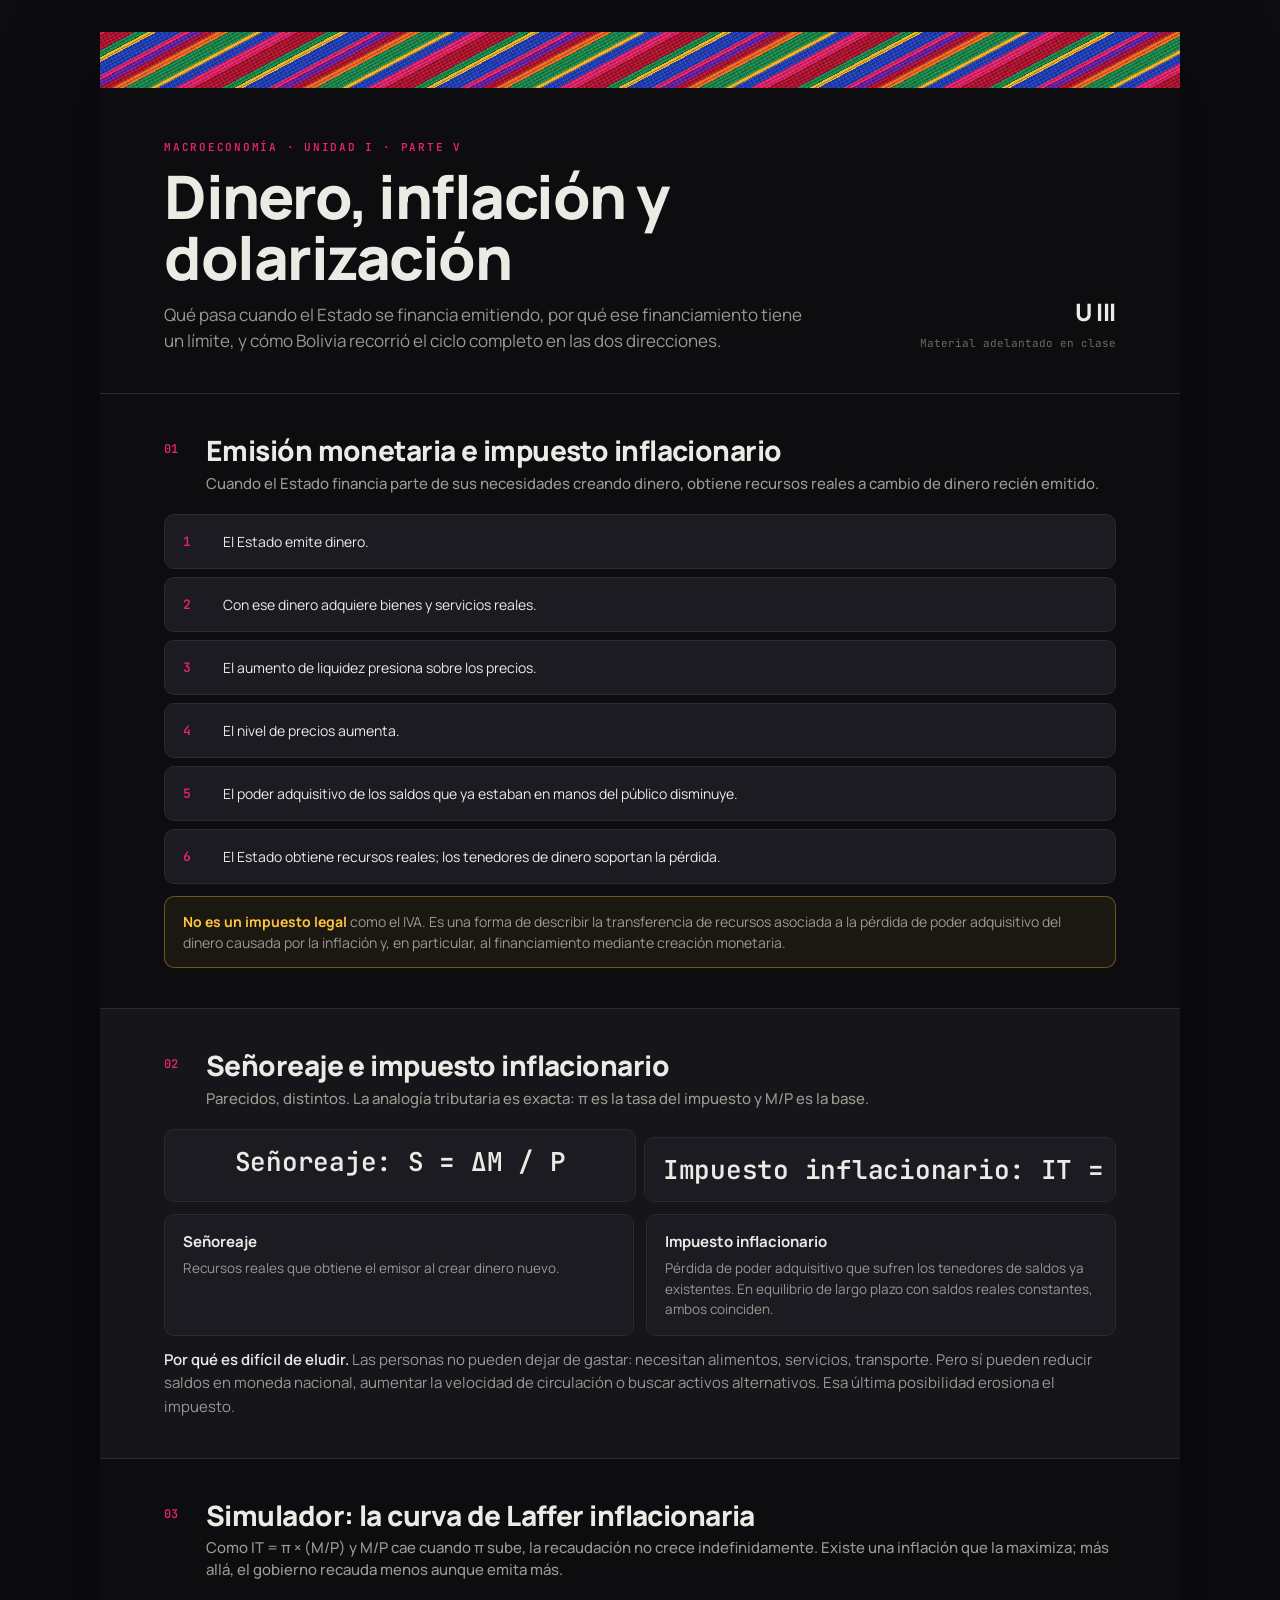
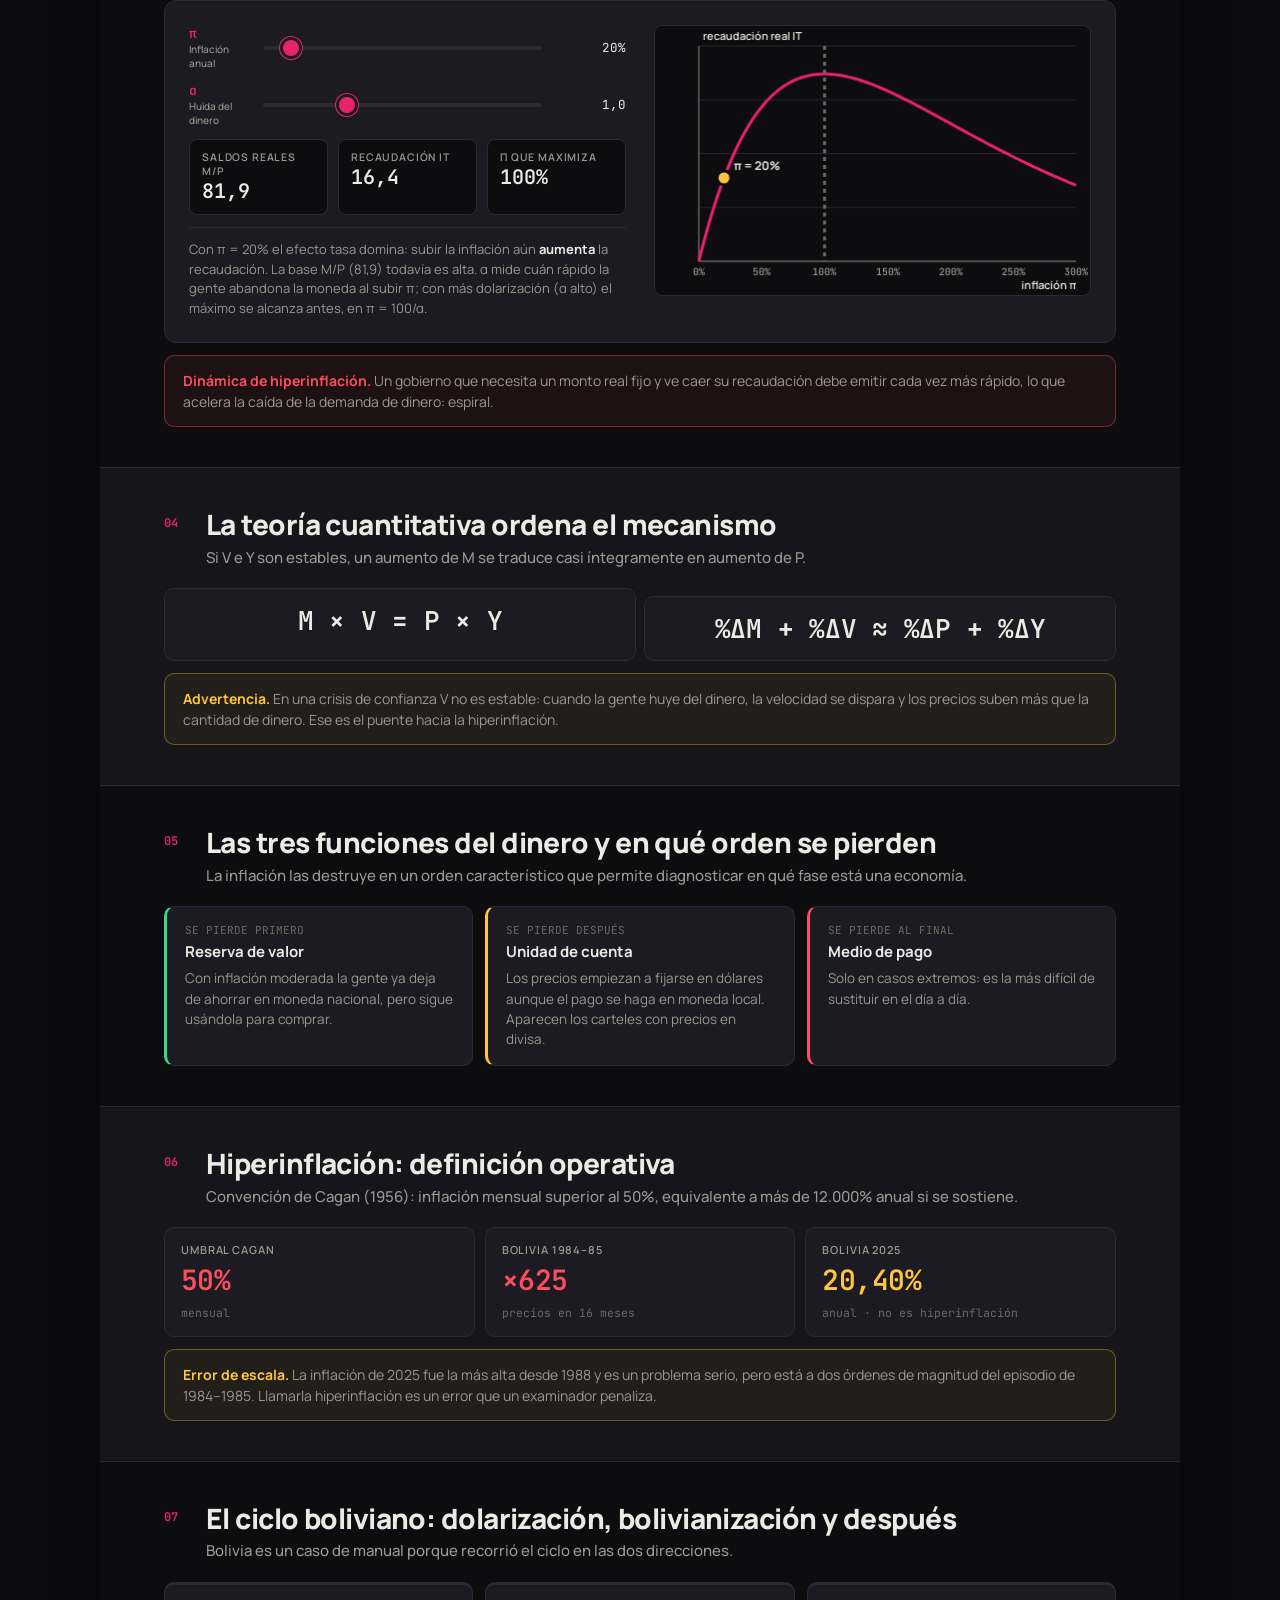
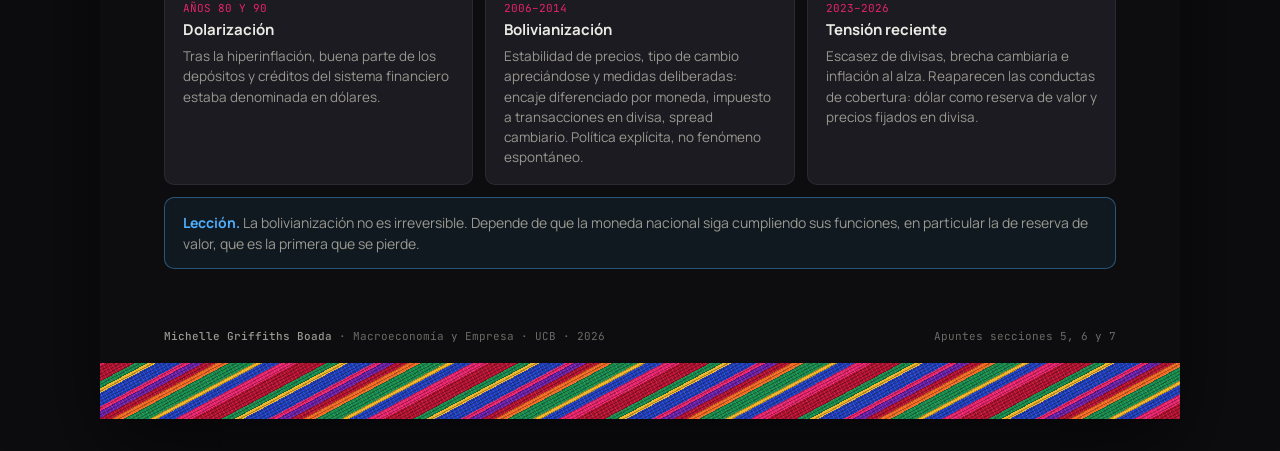
<file: infografias/05-dinero-inflacion.html>
<!DOCTYPE html>
<html lang="es">
<head>
<meta charset="UTF-8"><meta name="viewport" content="width=device-width, initial-scale=1.0">
<title>Parte V · Dinero, inflación y dolarización</title>
<link rel="preconnect" href="https://fonts.googleapis.com">
<link href="https://fonts.googleapis.com/css2?family=Manrope:wght@400;500;600;700;800&family=JetBrains+Mono:wght@500;600&display=swap" rel="stylesheet">
<link rel="stylesheet" href="../assets/style.css">
<style>
  .mech{counter-reset:m}
  .mech .card{display:grid;grid-template-columns:30px 1fr;gap:10px;margin-bottom:8px;align-items:start}
  .mech .card::before{counter-increment:m;content:counter(m);font-family:'JetBrains Mono';color:var(--acento);font-weight:600;font-size:13px;padding-top:2px}
  .mech .card p{font-size:14px;color:var(--text)}
  .fn{display:grid;grid-template-columns:repeat(auto-fit,minmax(200px,1fr));gap:12px}
  .fn .card{border-left:3px solid var(--ok)}.fn .card:nth-child(2){border-left-color:var(--warn)}.fn .card:nth-child(3){border-left-color:var(--bad)}
  .fn .ord{font-family:'JetBrains Mono';font-size:11px;color:var(--dim);margin-bottom:4px}
  .cycle{display:grid;grid-template-columns:repeat(auto-fit,minmax(220px,1fr));gap:12px}
  .cycle .card{border-top:3px solid var(--line)}
  .cycle .card .d{font-family:'JetBrains Mono';font-size:11px;color:var(--acento);margin-bottom:4px}
  .cagan{display:grid;grid-template-columns:repeat(auto-fit,minmax(160px,1fr));gap:10px;align-items:stretch}
</style>
</head>
<body>
<div class="poster">
  <div class="aguayo"></div>
  <header class="hero">
    <div>
      <div class="kicker">Macroeconomía · Unidad I · Parte V</div>
      <h1>Dinero, inflación y dolarización</h1>
      <p class="sub">Qué pasa cuando el Estado se financia emitiendo, por qué ese financiamiento tiene un límite, y cómo Bolivia recorrió el ciclo completo en las dos direcciones.</p>
    </div>
    <div class="meta"><b>U III</b>Material adelantado en clase</div>
  </header>

  <section>
    <div class="h2"><div class="num">01</div><h2>Emisión monetaria e impuesto inflacionario<small>Cuando el Estado financia parte de sus necesidades creando dinero, obtiene recursos reales a cambio de dinero recién emitido.</small></h2></div>
    <div class="mech">
      <div class="card"><p>El Estado emite dinero.</p></div>
      <div class="card"><p>Con ese dinero adquiere bienes y servicios reales.</p></div>
      <div class="card"><p>El aumento de liquidez presiona sobre los precios.</p></div>
      <div class="card"><p>El nivel de precios aumenta.</p></div>
      <div class="card"><p>El poder adquisitivo de los saldos que ya estaban en manos del público disminuye.</p></div>
      <div class="card"><p>El Estado obtiene recursos reales; los tenedores de dinero soportan la pérdida.</p></div>
    </div>
    <div class="callout"><b>No es un impuesto legal</b> como el IVA. Es una forma de describir la transferencia de recursos asociada a la pérdida de poder adquisitivo del dinero causada por la inflación y, en particular, al financiamiento mediante creación monetaria.</div>
  </section>

  <section class="alt">
    <div class="h2"><div class="num">02</div><h2>Señoreaje e impuesto inflacionario<small>Parecidos, distintos. La analogía tributaria es exacta: π es la tasa del impuesto y M/P es la base.</small></h2></div>
    <div class="formulas">
      <div class="f">Señoreaje: S = ΔM / P</div>
      <div class="f">Impuesto inflacionario: IT = π × (M/P)</div>
    </div>
    <div class="grid wide" style="margin-top:12px">
      <div class="card"><h4>Señoreaje</h4><p>Recursos reales que obtiene el emisor al crear dinero nuevo.</p></div>
      <div class="card"><h4>Impuesto inflacionario</h4><p>Pérdida de poder adquisitivo que sufren los tenedores de saldos ya existentes. En equilibrio de largo plazo con saldos reales constantes, ambos coinciden.</p></div>
    </div>
    <p style="margin-top:12px"><b>Por qué es difícil de eludir.</b> Las personas no pueden dejar de gastar: necesitan alimentos, servicios, transporte. Pero sí pueden reducir saldos en moneda nacional, aumentar la velocidad de circulación o buscar activos alternativos. Esa última posibilidad erosiona el impuesto.</p>
  </section>

  <section>
    <div class="h2"><div class="num">03</div><h2>Simulador: la curva de Laffer inflacionaria<small>Como IT = π × (M/P) y M/P cae cuando π sube, la recaudación no crece indefinidamente. Existe una inflación que la maximiza; más allá, el gobierno recauda menos aunque emita más.</small></h2></div>
    <div class="sim">
      <div>
        <div class="ctl"><label for="pi">π<small>Inflación anual</small></label><input type="range" id="pi" min="0" max="300" step="1" value="20"><output id="opi"></output></div>
        <div class="ctl"><label for="alpha">α<small>Huida del dinero</small></label><input type="range" id="alpha" min="0.2" max="3" step="0.1" value="1"><output id="oalpha"></output></div>
        <div class="kpi">
          <div><small>Saldos reales M/P</small><b id="kmp"></b></div>
          <div><small>Recaudación IT</small><b id="kit"></b></div>
          <div><small>π que maximiza</small><b id="kmax"></b></div>
        </div>
        <div class="note" id="note"></div>
      </div>
      <div><canvas class="chart" id="cv"></canvas></div>
    </div>
    <div class="callout bad" style="margin-top:12px"><b>Dinámica de hiperinflación.</b> Un gobierno que necesita un monto real fijo y ve caer su recaudación debe emitir cada vez más rápido, lo que acelera la caída de la demanda de dinero: espiral.</div>
  </section>

  <section class="alt">
    <div class="h2"><div class="num">04</div><h2>La teoría cuantitativa ordena el mecanismo<small>Si V e Y son estables, un aumento de M se traduce casi íntegramente en aumento de P.</small></h2></div>
    <div class="formulas">
      <div class="f">M × V = P × Y</div>
      <div class="f">%ΔM + %ΔV ≈ %ΔP + %ΔY</div>
    </div>
    <div class="callout" style="margin-top:12px"><b>Advertencia.</b> En una crisis de confianza V no es estable: cuando la gente huye del dinero, la velocidad se dispara y los precios suben más que la cantidad de dinero. Ese es el puente hacia la hiperinflación.</div>
  </section>

  <section>
    <div class="h2"><div class="num">05</div><h2>Las tres funciones del dinero y en qué orden se pierden<small>La inflación las destruye en un orden característico que permite diagnosticar en qué fase está una economía.</small></h2></div>
    <div class="fn">
      <div class="card"><div class="ord">SE PIERDE PRIMERO</div><h4>Reserva de valor</h4><p>Con inflación moderada la gente ya deja de ahorrar en moneda nacional, pero sigue usándola para comprar.</p></div>
      <div class="card"><div class="ord">SE PIERDE DESPUÉS</div><h4>Unidad de cuenta</h4><p>Los precios empiezan a fijarse en dólares aunque el pago se haga en moneda local. Aparecen los carteles con precios en divisa.</p></div>
      <div class="card"><div class="ord">SE PIERDE AL FINAL</div><h4>Medio de pago</h4><p>Solo en casos extremos: es la más difícil de sustituir en el día a día.</p></div>
    </div>
  </section>

  <section class="alt">
    <div class="h2"><div class="num">06</div><h2>Hiperinflación: definición operativa<small>Convención de Cagan (1956): inflación mensual superior al 50%, equivalente a más de 12.000% anual si se sostiene.</small></h2></div>
    <div class="cagan">
      <div class="stat"><div><small>Umbral Cagan</small><b class="bad">50%</b><span>mensual</span></div></div>
      <div class="stat"><div><small>Bolivia 1984–85</small><b class="bad">×625</b><span>precios en 16 meses</span></div></div>
      <div class="stat"><div><small>Bolivia 2025</small><b class="warn">20,40%</b><span>anual · no es hiperinflación</span></div></div>
    </div>
    <div class="callout" style="margin-top:12px"><b>Error de escala.</b> La inflación de 2025 fue la más alta desde 1988 y es un problema serio, pero está a dos órdenes de magnitud del episodio de 1984–1985. Llamarla hiperinflación es un error que un examinador penaliza.</div>
  </section>

  <section>
    <div class="h2"><div class="num">07</div><h2>El ciclo boliviano: dolarización, bolivianización y después<small>Bolivia es un caso de manual porque recorrió el ciclo en las dos direcciones.</small></h2></div>
    <div class="cycle">
      <div class="card"><div class="d">AÑOS 80 Y 90</div><h4>Dolarización</h4><p>Tras la hiperinflación, buena parte de los depósitos y créditos del sistema financiero estaba denominada en dólares.</p></div>
      <div class="card"><div class="d">2006–2014</div><h4>Bolivianización</h4><p>Estabilidad de precios, tipo de cambio apreciándose y medidas deliberadas: encaje diferenciado por moneda, impuesto a transacciones en divisa, spread cambiario. Política explícita, no fenómeno espontáneo.</p></div>
      <div class="card"><div class="d">2023–2026</div><h4>Tensión reciente</h4><p>Escasez de divisas, brecha cambiaria e inflación al alza. Reaparecen las conductas de cobertura: dólar como reserva de valor y precios fijados en divisa.</p></div>
    </div>
    <div class="callout info" style="margin-top:12px"><b>Lección.</b> La bolivianización no es irreversible. Depende de que la moneda nacional siga cumpliendo sus funciones, en particular la de reserva de valor, que es la primera que se pierde.</div>
  </section>

  <footer><div><b>Michelle Griffiths Boada</b> · Macroeconomía y Empresa · UCB · 2026</div><div>Apuntes secciones 5, 6 y 7</div></footer>
  <div class="aguayo"></div>
</div>
<script>
(function(){
  const $=id=>document.getElementById(id);const f=(n,d)=>n.toFixed(d).replace('.',',');
  const cv=$('cv'),ctx=cv.getContext('2d');
  const mp=(pi,a)=>100*Math.exp(-a*pi/100);          // demanda de dinero tipo Cagan
  const it=(pi,a)=>pi/100*mp(pi,a);
  function draw(){
    const pi=+$('pi').value,a=+$('alpha').value;
    $('opi').textContent=pi+'%';$('oalpha').textContent=f(a,1);
    const pimax=100/a;
    $('kmp').textContent=f(mp(pi,a),1);$('kit').textContent=f(it(pi,a),1);$('kmax').textContent=f(pimax,0)+'%';
    const r=cv.parentElement.getBoundingClientRect();const W=Math.max(280,Math.floor(r.width)),H=Math.round(W*0.62),dpr=window.devicePixelRatio||1;
    cv.width=W*dpr;cv.height=H*dpr;cv.style.height=H+'px';ctx.setTransform(dpr,0,0,dpr,0,0);ctx.clearRect(0,0,W,H);
    const pad={l:44,r:14,t:20,b:34},maxIT=it(pimax,a)*1.15;
    const X=p=>pad.l+p/300*(W-pad.l-pad.r),Y=v=>H-pad.b-v/maxIT*(H-pad.t-pad.b);
    ctx.strokeStyle='#26262E';ctx.lineWidth=1;ctx.font='500 10px JetBrains Mono';ctx.fillStyle='#9A9890';
    for(let g=0;g<=4;g++){const y=pad.t+g*(H-pad.t-pad.b)/4;ctx.beginPath();ctx.moveTo(pad.l,y);ctx.lineTo(W-pad.r,y);ctx.stroke();}
    ctx.textAlign='center';for(let p=0;p<=300;p+=50){ctx.fillText(p+'%',X(p),H-pad.b+14);}
    ctx.strokeStyle='#8A8880';ctx.beginPath();ctx.moveTo(pad.l,pad.t);ctx.lineTo(pad.l,H-pad.b);ctx.lineTo(W-pad.r,H-pad.b);ctx.stroke();
    ctx.fillStyle='#ECEAE4';ctx.font='600 11px Manrope';ctx.textAlign='right';ctx.fillText('inflación π',W-pad.r,H-pad.b+28);ctx.textAlign='left';ctx.fillText('recaudación real IT',pad.l+4,pad.t-6);
    ctx.beginPath();ctx.strokeStyle='#E8236B';ctx.lineWidth=3;for(let p=0;p<=300;p+=2){const x=X(p),y=Y(it(p,a));p?ctx.lineTo(x,y):ctx.moveTo(x,y);}ctx.stroke();
    ctx.setLineDash([4,4]);ctx.strokeStyle='#6B6A64';ctx.beginPath();ctx.moveTo(X(pimax),pad.t);ctx.lineTo(X(pimax),H-pad.b);ctx.stroke();ctx.setLineDash([]);
    ctx.fillStyle='#FFC53D';ctx.beginPath();ctx.arc(X(pi),Y(it(pi,a)),7,0,Math.PI*2);ctx.fill();ctx.strokeStyle='#0D0D10';ctx.lineWidth=3;ctx.stroke();
    ctx.fillStyle='#ECEAE4';ctx.font='700 12px Manrope';ctx.textAlign='left';ctx.fillText('π = '+pi+'%',Math.min(X(pi)+10,W-70),Y(it(pi,a))-8);
    let n;
    if(pi<pimax*0.9)n=`Con π = ${pi}% el efecto tasa domina: subir la inflación aún <b>aumenta</b> la recaudación. La base M/P (${f(mp(pi,a),1)}) todavía es alta.`;
    else if(pi<=pimax*1.1)n=`<b>Máximo de la curva.</b> Alrededor de π = ${f(pimax,0)}% el gobierno recauda lo máximo posible por emisión. Más inflación ya no rinde.`;
    else n=`Con π = ${pi}% la base cae más rápido que lo que sube la tasa: <b>la recaudación baja</b> aunque el gobierno emita más. La gente huye del dinero (M/P = ${f(mp(pi,a),1)}). Zona de espiral.`;
    n+=` α mide cuán rápido la gente abandona la moneda al subir π; con más dolarización (α alto) el máximo se alcanza antes, en π = 100/α.`;
    $('note').innerHTML=n;
  }
  ['pi','alpha'].forEach(id=>$(id).addEventListener('input',draw));window.addEventListener('resize',draw);draw();
})();
</script>
</body>
</html>
</file>
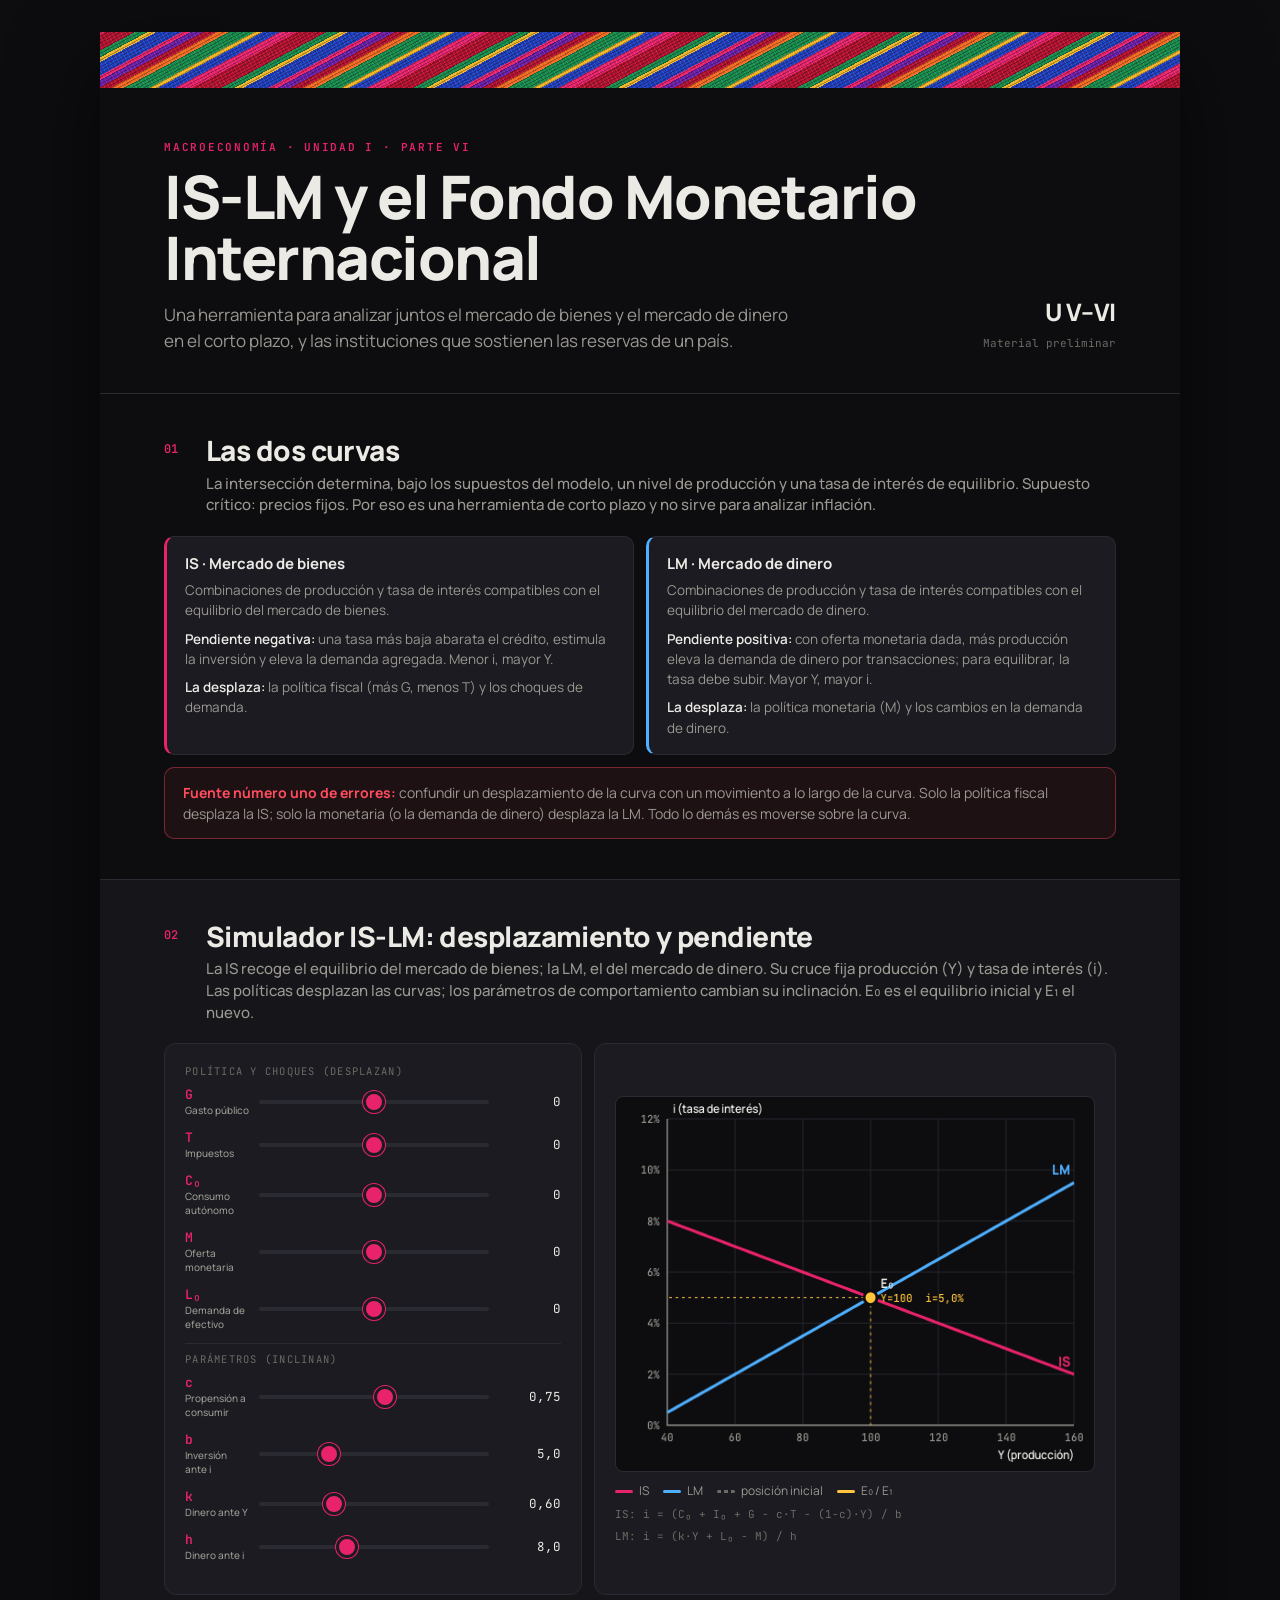
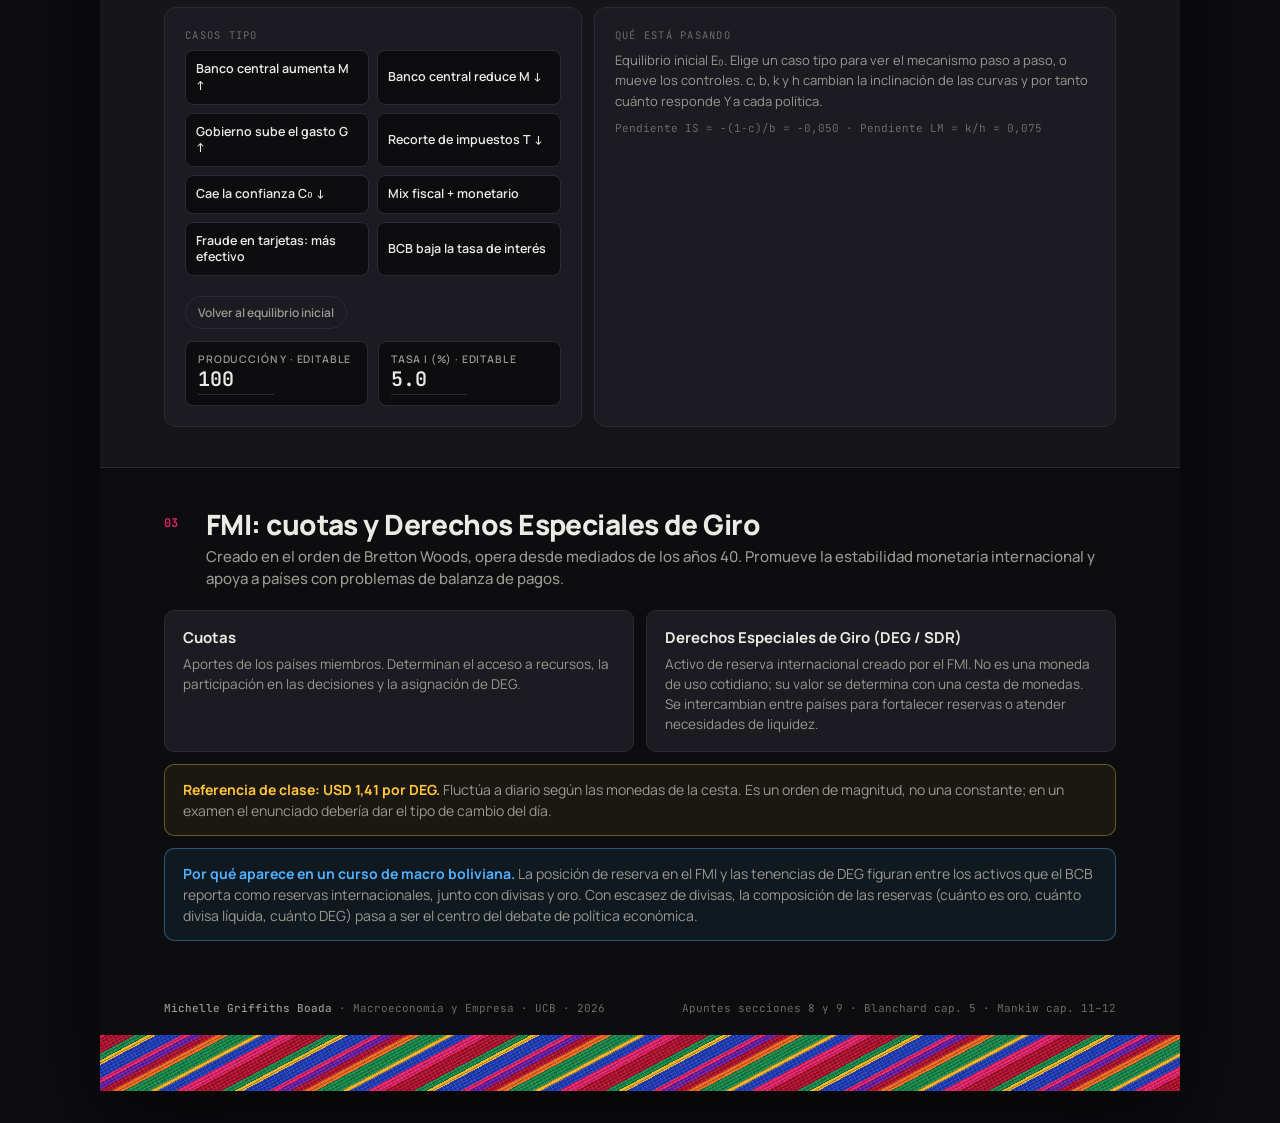
<file: infografias/06-islm-fmi.html>
<!DOCTYPE html>
<html lang="es">
<head>
<meta charset="UTF-8"><meta name="viewport" content="width=device-width, initial-scale=1.0">
<title>Parte VI · IS-LM y el FMI</title>
<link rel="preconnect" href="https://fonts.googleapis.com">
<link href="https://fonts.googleapis.com/css2?family=Manrope:wght@400;500;600;700;800&family=JetBrains+Mono:wght@500;600&display=swap" rel="stylesheet">
<link rel="stylesheet" href="../assets/style.css">
<style>
  /* IS-LM */
  .islm{display:grid;grid-template-columns:minmax(0,1fr) minmax(0,1.25fr);grid-template-areas:"q1 q2" "q3 q4";gap:12px}
  .islm .q{background:var(--card);border:1px solid var(--line);border-radius:12px;padding:clamp(14px,2.5vw,20px);min-width:0}
  .islm .q1{grid-area:q1}.islm .q2{grid-area:q2}.islm .q3{grid-area:q3}.islm .q4{grid-area:q4}
  .islm .q2{display:flex;flex-direction:column;justify-content:center}
  @media (max-width:720px){.islm{grid-template-columns:1fr;grid-template-areas:"q1" "q2" "q3" "q4"}}
  .islm canvas{width:100%;height:auto;display:block;background:var(--bg);border-radius:8px;border:1px solid var(--line)}
  .islm .ctl{grid-template-columns:64px 1fr 62px}
  .leg{display:flex;gap:14px;flex-wrap:wrap;margin-top:10px;font-size:12px;color:var(--muted)}
  .leg span::before{content:"";display:inline-block;width:18px;height:3px;vertical-align:middle;margin-right:6px;border-radius:2px;background:var(--c)}
  .leg span.dash::before{background:repeating-linear-gradient(90deg,var(--c) 0 4px,transparent 4px 7px)}
  .kpi{display:grid;grid-template-columns:1fr 1fr;gap:10px;margin-top:12px}
  .kpi div{background:var(--bg);border:1px solid var(--line);border-radius:8px;padding:10px 12px}
  .kpi small{display:block;font-size:10.5px;letter-spacing:.08em;text-transform:uppercase;color:var(--muted);font-weight:600}
  .kpi b{font-family:'JetBrains Mono';font-size:20px;font-weight:600}
  .kpi b em{font-style:normal;font-size:12px;margin-left:6px}
  .kpi b em.up{color:var(--ok)} .kpi b em.dn{color:var(--bad)}
  .kpi input{width:76px;background:transparent;border:0;border-bottom:1px solid var(--line);color:var(--text);font:600 20px 'JetBrains Mono';padding:0 0 2px;outline:0}
  .kpi input:focus{border-bottom-color:var(--acento)}
  .grp{font-family:'JetBrains Mono';font-size:10.5px;letter-spacing:.12em;text-transform:uppercase;color:var(--dim);margin:6px 0 8px;padding-top:8px;border-top:1px solid var(--line)}
  .grp:first-child{border:0;padding:0;margin-top:0}
  .cases2{display:grid;grid-template-columns:1fr 1fr;gap:8px;margin-bottom:10px}
  .cases2 button{background:var(--bg);border:1px solid var(--line);color:var(--text);font:600 12.5px 'Manrope';padding:10px 10px;border-radius:8px;cursor:pointer;text-align:left;line-height:1.3}
  .cases2 button.on{border-color:var(--acento);background:linear-gradient(180deg,rgba(232,35,107,.16),transparent)}
  .steps{margin-top:0}
  .steps h5{font-size:14px;font-weight:700;margin-bottom:8px}
  .steps ol{padding-left:20px;font-size:13px;line-height:1.55;color:var(--muted)}
  .steps li{margin-bottom:5px}
  .steps li b{color:var(--text);font-weight:600}
  .steps .res{margin-top:10px;font-size:13px;line-height:1.5;padding:10px 12px;border-radius:8px;border:1px solid rgba(255,197,61,.35);background:rgba(255,197,61,.06);color:var(--muted)}
  .steps .res b{color:var(--warn)}
  .eq{display:flex;flex-wrap:wrap;gap:8px 18px;margin-top:8px;font-family:'JetBrains Mono';font-size:11px;color:var(--dim)}

  .cases2{display:grid;grid-template-columns:1fr 1fr;gap:8px;margin-bottom:10px}
  .cases2 button{background:var(--bg);border:1px solid var(--line);color:var(--text);font:600 12.5px 'Manrope';padding:10px 10px;border-radius:8px;cursor:pointer;text-align:left;line-height:1.3}
  .cases2 button.on{border-color:var(--acento);background:linear-gradient(180deg,rgba(232,35,107,.16),transparent)}
  .steps{margin-top:0}
  .steps h5{font-size:14px;font-weight:700;margin-bottom:8px}
  .steps ol{padding-left:20px;font-size:13px;line-height:1.55;color:var(--muted)}
  .steps li{margin-bottom:5px}
  .steps li b{color:var(--text);font-weight:600}
  .steps .res{margin-top:10px;font-size:13px;line-height:1.5;padding:10px 12px;border-radius:8px;border:1px solid rgba(255,197,61,.35);background:rgba(255,197,61,.06);color:var(--muted)}
  .steps .res b{color:var(--warn)}
  .eq{display:flex;flex-wrap:wrap;gap:8px 18px;margin-top:8px;font-family:'JetBrains Mono';font-size:11px;color:var(--dim)}
  .kpi input{width:76px;background:transparent;border:0;border-bottom:1px solid var(--line);color:var(--text);font:600 20px 'JetBrains Mono';padding:0 0 2px;outline:0}
  .kpi input:focus{border-bottom-color:var(--acento)}
  .grp{font-family:'JetBrains Mono';font-size:10.5px;letter-spacing:.12em;text-transform:uppercase;color:var(--dim);margin:6px 0 8px;padding-top:8px;border-top:1px solid var(--line)}
  .grp:first-child{border:0;padding:0;margin-top:0}
  .steps{margin-top:0}
  .steps h5{font-size:14px;font-weight:700;margin-bottom:8px}
  .steps ol{padding-left:20px;font-size:13px;line-height:1.55;color:var(--muted)}
  .steps li{margin-bottom:5px}.steps li b{color:var(--text);font-weight:600}
  .steps .res{margin-top:10px;font-size:13px;line-height:1.5;padding:10px 12px;border-radius:8px;border:1px solid rgba(255,197,61,.35);background:rgba(255,197,61,.06);color:var(--muted)}
  .steps .res b{color:var(--warn)}
  .curves{display:grid;grid-template-columns:repeat(auto-fit,minmax(240px,1fr));gap:12px}
  .curves .card{border-left:3px solid var(--acento)}.curves .card:nth-child(2){border-left-color:var(--azul)}
</style>
</head>
<body>
<div class="poster">
  <div class="aguayo"></div>
  <header class="hero">
    <div>
      <div class="kicker">Macroeconomía · Unidad I · Parte VI</div>
      <h1>IS-LM y el Fondo Monetario Internacional</h1>
      <p class="sub">Una herramienta para analizar juntos el mercado de bienes y el mercado de dinero en el corto plazo, y las instituciones que sostienen las reservas de un país.</p>
    </div>
    <div class="meta"><b>U V–VI</b>Material preliminar</div>
  </header>

  <section>
    <div class="h2"><div class="num">01</div><h2>Las dos curvas<small>La intersección determina, bajo los supuestos del modelo, un nivel de producción y una tasa de interés de equilibrio. Supuesto crítico: precios fijos. Por eso es una herramienta de corto plazo y no sirve para analizar inflación.</small></h2></div>
    <div class="curves">
      <div class="card"><h4>IS · Mercado de bienes</h4><p>Combinaciones de producción y tasa de interés compatibles con el equilibrio del mercado de bienes.</p><p style="margin-top:8px"><b>Pendiente negativa:</b> una tasa más baja abarata el crédito, estimula la inversión y eleva la demanda agregada. Menor i, mayor Y.</p><p style="margin-top:8px"><b>La desplaza:</b> la política fiscal (más G, menos T) y los choques de demanda.</p></div>
      <div class="card"><h4>LM · Mercado de dinero</h4><p>Combinaciones de producción y tasa de interés compatibles con el equilibrio del mercado de dinero.</p><p style="margin-top:8px"><b>Pendiente positiva:</b> con oferta monetaria dada, más producción eleva la demanda de dinero por transacciones; para equilibrar, la tasa debe subir. Mayor Y, mayor i.</p><p style="margin-top:8px"><b>La desplaza:</b> la política monetaria (M) y los cambios en la demanda de dinero.</p></div>
    </div>
    <div class="callout bad"><b>Fuente número uno de errores:</b> confundir un desplazamiento de la curva con un movimiento a lo largo de la curva. Solo la política fiscal desplaza la IS; solo la monetaria (o la demanda de dinero) desplaza la LM. Todo lo demás es moverse sobre la curva.</div>
  </section>

  <section class="alt">
    <div class="h2"><div class="num">02</div><h2>Simulador IS-LM: desplazamiento y pendiente<small>La IS recoge el equilibrio del mercado de bienes; la LM, el del mercado de dinero. Su cruce fija producción (Y) y tasa de interés (i). Las políticas desplazan las curvas; los parámetros de comportamiento cambian su inclinación. E₀ es el equilibrio inicial y E₁ el nuevo.</small></h2></div>
    <div class="islm">
      <div class="q q1">
        <div class="grp">Política y choques (desplazan)</div>
        <div class="ctl"><label for="kG">G<small>Gasto público</small></label><input type="range" id="kG" min="-30" max="30" step="1" value="0"><output id="oG2">0</output></div>
        <div class="ctl"><label for="kT">T<small>Impuestos</small></label><input type="range" id="kT" min="-30" max="30" step="1" value="0"><output id="oT2">0</output></div>
        <div class="ctl"><label for="kC">C₀<small>Consumo autónomo</small></label><input type="range" id="kC" min="-30" max="30" step="1" value="0"><output id="oC2">0</output></div>
        <div class="ctl"><label for="kM">M<small>Oferta monetaria</small></label><input type="range" id="kM" min="-30" max="30" step="1" value="0"><output id="oM2">0</output></div>
        <div class="ctl"><label for="kL">L₀<small>Demanda de efectivo</small></label><input type="range" id="kL" min="-30" max="30" step="1" value="0"><output id="oL2">0</output></div>
        <div class="grp">Parámetros (inclinan)</div>
        <div class="ctl"><label for="pc">c<small>Propensión a consumir</small></label><input type="range" id="pc" min="0.5" max="0.95" step="0.01" value="0.75"><output id="opc">0,75</output></div>
        <div class="ctl"><label for="pb">b<small>Inversión ante i</small></label><input type="range" id="pb" min="1" max="15" step="0.5" value="5"><output id="opb">5</output></div>
        <div class="ctl"><label for="pk">k<small>Dinero ante Y</small></label><input type="range" id="pk" min="0.2" max="1.5" step="0.05" value="0.6"><output id="opk">0,6</output></div>
        <div class="ctl"><label for="ph">h<small>Dinero ante i</small></label><input type="range" id="ph" min="1" max="20" step="0.5" value="8"><output id="oph">8</output></div>
      </div>
      <div class="q q2">
        <canvas id="cv"></canvas>
        <div class="leg"><span style="--c:#E8236B">IS</span><span style="--c:#4FB0FF">LM</span><span class="dash" style="--c:#6B6A64">posición inicial</span><span style="--c:#FFC53D">E₀ / E₁</span></div>
        <div class="eq"><span>IS: i = (C₀ + I₀ + G − c·T − (1−c)·Y) / b</span><span>LM: i = (k·Y + L₀ − M) / h</span></div>
      </div>
      <div class="q q3">
        <div class="grp">Casos tipo</div>
        <div class="cases2">
          <button data-case="m_up">Banco central aumenta M ↑</button>
          <button data-case="m_dn">Banco central reduce M ↓</button>
          <button data-case="g_up">Gobierno sube el gasto G ↑</button>
          <button data-case="t_dn">Recorte de impuestos T ↓</button>
          <button data-case="c_dn">Cae la confianza C₀ ↓</button>
          <button data-case="mix">Mix fiscal + monetario</button>
          <button data-case="fraud">Fraude en tarjetas: más efectivo</button>
          <button data-case="i_dn">BCB baja la tasa de interés</button>
        </div>
        <button class="reset" id="reset2">Volver al equilibrio inicial</button>
        <div class="kpi">
          <div><small>Producción Y · editable</small><b><input id="inY" type="number" step="1"><em id="aY"></em></b></div>
          <div><small>Tasa i (%) · editable</small><b><input id="inI" type="number" step="0.1"><em id="aI"></em></b></div>
        </div>
      </div>
      <div class="q q4">
        <div class="grp">Qué está pasando</div>
        <div id="note2"></div>
      </div>
    </div>
  </section>

  <section>
    <div class="h2"><div class="num">03</div><h2>FMI: cuotas y Derechos Especiales de Giro<small>Creado en el orden de Bretton Woods, opera desde mediados de los años 40. Promueve la estabilidad monetaria internacional y apoya a países con problemas de balanza de pagos.</small></h2></div>
    <div class="grid wide">
      <div class="card"><h4>Cuotas</h4><p>Aportes de los países miembros. Determinan el acceso a recursos, la participación en las decisiones y la asignación de DEG.</p></div>
      <div class="card"><h4>Derechos Especiales de Giro (DEG / SDR)</h4><p>Activo de reserva internacional creado por el FMI. No es una moneda de uso cotidiano; su valor se determina con una cesta de monedas. Se intercambian entre países para fortalecer reservas o atender necesidades de liquidez.</p></div>
    </div>
    <div class="callout" style="margin-top:12px"><b>Referencia de clase: USD 1,41 por DEG.</b> Fluctúa a diario según las monedas de la cesta. Es un orden de magnitud, no una constante; en un examen el enunciado debería dar el tipo de cambio del día.</div>
    <div class="callout info"><b>Por qué aparece en un curso de macro boliviana.</b> La posición de reserva en el FMI y las tenencias de DEG figuran entre los activos que el BCB reporta como reservas internacionales, junto con divisas y oro. Con escasez de divisas, la composición de las reservas (cuánto es oro, cuánto divisa líquida, cuánto DEG) pasa a ser el centro del debate de política económica.</div>
  </section>

  <footer><div><b>Michelle Griffiths Boada</b> · Macroeconomía y Empresa · UCB · 2026</div><div>Apuntes secciones 8 y 9 · Blanchard cap. 5 · Mankiw cap. 11–12</div></footer>
  <div class="aguayo"></div>
</div>
<script>
(function(){
  const $=id=>document.getElementById(id);
  /* ---------- IS-LM ---------- */
  (function(){
    const cv=$('cv'), ctx=cv.getContext('2d');
    const P={G:'kG',T:'kT',C:'kC',M:'kM',L:'kL',c:'pc',b:'pb',k:'pk',h:'ph'};
    const DEF={G:0,T:0,C:0,M:0,L:0,c:0.75,b:5,k:0.6,h:8};
    const Y0=100,i0=5;
    const xr=[40,160], yr=[0,12];
    let W=640,H=460,pad={l:56,t:22,r:22,b:46};
    const X=y=>pad.l+(y-xr[0])/(xr[1]-xr[0])*(W-pad.l-pad.r);
    const Yp=i=>H-pad.b-(i-yr[0])/(yr[1]-yr[0])*(H-pad.t-pad.b);
    const fmt=(v,d)=>v.toFixed(d).replace('.',',');
    function size(){const r=cv.parentElement.getBoundingClientRect();W=Math.max(300,Math.floor(r.width));H=Math.round(W*0.72);const dpr=window.devicePixelRatio||1;cv.width=W*dpr;cv.height=H*dpr;cv.style.height=H+'px';ctx.setTransform(dpr,0,0,dpr,0,0);pad.l=W<420?44:56;}
    function get(){const v={};for(const q in P)v[q]=+$(P[q]).value;return v;}
    function model(v){
      // Equilibrio inicial calibrado para que con parámetros actuales pase por (Y0,i0)
      const A0=v.b*i0+(1-v.c)*Y0;            // C0+I0+G0-cT0 implícito
      const M0=v.k*Y0-v.h*i0;                // M0/P implícito
      const A=A0+v.G-v.c*v.T+v.C, M=M0+v.M-v.L;
      const IS=y=>(A-(1-v.c)*y)/v.b, LM=y=>(v.k*y-M)/v.h;
      const IS0=y=>(A0-(1-v.c)*y)/v.b, LM0=y=>(v.k*y-M0)/v.h;
      const ye=(A*v.h+v.b*M)/((1-v.c)*v.h+v.b*v.k), ie=IS(ye);
      return {IS,LM,IS0,LM0,ye,ie,A,A0,M,M0};
    }
    function clip(fn){const pts=[];for(let y=xr[0];y<=xr[1];y+=1){const i=fn(y);if(i>=yr[0]-0.5&&i<=yr[1]+0.5)pts.push([X(y),Yp(Math.min(yr[1],Math.max(yr[0],i)))]);}return pts;}
    function line(fn,col,dash,w){const pts=clip(fn);if(pts.length<2)return;ctx.beginPath();ctx.setLineDash(dash?[6,6]:[]);ctx.lineWidth=w;ctx.strokeStyle=col;pts.forEach((p,j)=>j?ctx.lineTo(p[0],p[1]):ctx.moveTo(p[0],p[1]));ctx.stroke();ctx.setLineDash([]);}
    function axes(){
      ctx.clearRect(0,0,W,H);
      ctx.font='500 11px JetBrains Mono';ctx.fillStyle='#9A9890';ctx.strokeStyle='#26262E';ctx.lineWidth=1;
      for(let i=yr[0];i<=yr[1];i+=2){const y=Yp(i);ctx.beginPath();ctx.moveTo(pad.l,y);ctx.lineTo(W-pad.r,y);ctx.stroke();ctx.textAlign='right';ctx.fillText(i+'%',pad.l-8,y+4);}
      for(let y=xr[0];y<=xr[1];y+=20){const x=X(y);ctx.beginPath();ctx.moveTo(x,pad.t);ctx.lineTo(x,H-pad.b);ctx.stroke();ctx.textAlign='center';ctx.fillText(y,x,H-pad.b+16);}
      ctx.strokeStyle='#8A8880';ctx.lineWidth=1.5;ctx.beginPath();ctx.moveTo(pad.l,pad.t);ctx.lineTo(pad.l,H-pad.b);ctx.lineTo(W-pad.r,H-pad.b);ctx.stroke();
      ctx.fillStyle='#ECEAE4';ctx.font='600 12px Manrope';ctx.textAlign='right';ctx.fillText('Y (producción)',W-pad.r,H-pad.b+34);
      ctx.textAlign='left';ctx.fillText('i (tasa de interés)',pad.l+6,pad.t-6);
    }
    function point(x,y,label,sub,fill,dim){
      ctx.setLineDash([3,4]);ctx.strokeStyle=dim?'#4A4A52':'#FFC53D';ctx.lineWidth=1;ctx.beginPath();ctx.moveTo(x,y);ctx.lineTo(x,H-pad.b);ctx.moveTo(x,y);ctx.lineTo(pad.l,y);ctx.stroke();ctx.setLineDash([]);
      ctx.fillStyle=fill;ctx.beginPath();ctx.arc(x,y,dim?5:7,0,Math.PI*2);ctx.fill();ctx.strokeStyle='#0D0D10';ctx.lineWidth=3;ctx.stroke();
      ctx.font='700 13px Manrope';ctx.textAlign='left';ctx.fillStyle=dim?'#9A9890':'#ECEAE4';
      const tx=Math.min(x+11,W-pad.r-96), ty=y-10;
      ctx.fillText(label,tx,ty);ctx.font='500 11px JetBrains Mono';ctx.fillStyle=dim?'#6B6A64':'#FFC53D';ctx.fillText(sub,tx,ty+14);
    }
    let activeCase=null;
    const res=(R)=>'<div class="res"><b>Resultado:</b> Y pasa de 100 a '+R.Y.toFixed(0)+' ('+(R.dY>0?'+':'')+R.dY.toFixed(0)+') · i pasa de 5,0% a '+fmt(R.i,1)+'% ('+(R.di>0?'+':'')+fmt(R.di,1)+' pp).</div>';
    const CASES={
      m_up:{set:{M:20},render:(R,v)=>'<div class="steps"><h5>El banco central aumenta la oferta monetaria (M ↑)</h5><ol>'+
        '<li><b>El BCB inyecta liquidez</b>: compra títulos o reduce el encaje. Hay más dinero en circulación (M sube +'+v.M+').</li>'+
        '<li><b>Exceso de dinero al nivel de i vigente.</b> Con el mismo ingreso Y, la gente tiene más saldos de los que desea mantener y compra bonos.</li>'+
        '<li><b>Sube el precio de los bonos, baja la tasa de interés.</b> Para cada nivel de Y ahora se requiere una i menor para equilibrar el mercado de dinero.</li>'+
        '<li><b>La LM se desplaza a la derecha</b> (hacia abajo). La IS no se mueve: nada cambió en el mercado de bienes.</li>'+
        '<li><b>Movimiento a lo largo de la IS</b>: con i más baja la inversión sube, y con ella la demanda y la producción, hasta el nuevo cruce E₁.</li></ol>'+res(R)+'</div>'},
      m_dn:{set:{M:-20},render:(R,v)=>'<div class="steps"><h5>El banco central reduce la oferta monetaria (M ↓)</h5><ol>'+
        '<li><b>El BCB retira liquidez</b>: vende títulos, sube el encaje o fija la base monetaria como ancla (Bolivia, 2026).</li>'+
        '<li><b>Escasez de dinero al nivel de i vigente.</b> Los agentes venden bonos para recomponer saldos.</li>'+
        '<li><b>Cae el precio de los bonos, sube la tasa de interés.</b> Para cada Y se requiere una i mayor para equilibrar el mercado de dinero.</li>'+
        '<li><b>La LM se desplaza a la izquierda</b> (hacia arriba). La IS no se mueve.</li>'+
        '<li><b>Movimiento a lo largo de la IS</b>: i más alta frena la inversión y la producción cae. Es el costo real de estabilizar precios con contracción monetaria.</li></ol>'+res(R)+'</div>'},
      g_up:{set:{G:20},render:(R,v)=>'<div class="steps"><h5>El gobierno aumenta el gasto público (G ↑)</h5><ol>'+
        '<li><b>Más demanda de bienes</b>: el Estado compra más (obras, salud). Para cada i, la producción de equilibrio del mercado de bienes es mayor.</li>'+
        '<li><b>La IS se desplaza a la derecha.</b> El desplazamiento es G × multiplicador = '+v.G+' × 1/(1−c) = '+(v.G/(1-v.c)).toFixed(0)+' si i no cambiara.</li>'+
        '<li><b>Pero i sí cambia:</b> al subir Y, sube la demanda de dinero por transacciones. Con M fija, la tasa de interés sube para equilibrar el mercado de dinero.</li>'+
        '<li><b>Movimiento a lo largo de la LM.</b> La i más alta reduce la inversión privada: <b>crowding out</b>.</li>'+
        '<li><b>Resultado neto:</b> Y sube, pero menos que el multiplicador simple ('+(v.G/(1-v.c)).toFixed(0)+'). Cuanto más plana la LM (h grande), menor el crowding out.</li></ol>'+res(R)+'</div>'},
      t_dn:{set:{T:-20},render:(R,v)=>'<div class="steps"><h5>Recorte de impuestos (T ↓)</h5><ol>'+
        '<li><b>Sube el ingreso disponible</b> de las familias (Y − T).</li>'+
        '<li><b>Sube el consumo</b>, pero solo en la fracción c = '+fmt(v.c,2)+' del recorte: el resto se ahorra. Por eso el desplazamiento de la IS es c × |ΔT| = '+(v.c*Math.abs(v.T)).toFixed(0)+', menor que un aumento equivalente de G ('+Math.abs(v.T)+').</li>'+
        '<li><b>La IS se desplaza a la derecha.</b> La LM no se mueve.</li>'+
        '<li><b>Sube la demanda de dinero</b> con el mayor Y; con M fija, sube i.</li>'+
        '<li><b>Movimiento a lo largo de la LM</b> hasta E₁: Y sube, i sube, con algo de crowding out.</li></ol>'+res(R)+'</div>'},
      c_dn:{set:{C:-20},render:(R,v)=>'<div class="steps"><h5>Cae la confianza de los consumidores (C₀ ↓)</h5><ol>'+
        '<li><b>Choque sin política:</b> por incertidumbre (crisis cambiaria, inflación), las familias gastan menos a cualquier nivel de ingreso.</li>'+
        '<li><b>Cae la demanda agregada.</b> Para cada i, la producción de equilibrio del mercado de bienes es menor.</li>'+
        '<li><b>La IS se desplaza a la izquierda.</b> La LM no se mueve.</li>'+
        '<li><b>Con menor Y cae la demanda de dinero</b> y la tasa de interés baja, lo que amortigua parte de la caída vía inversión.</li>'+
        '<li><b>Recesión por expectativas:</b> Y cae y i cae. Para compensarla el gobierno puede subir G (caso 3) o el BCB puede bajar i (caso 1).</li></ol>'+res(R)+'</div>'},
      fraud:{set:{L:20},render:(R,v)=>'<div class="steps"><h5>Fraude en tarjetas de crédito: la gente usa más efectivo</h5><ol>'+
        '<li><b>Choque a la demanda de dinero, no a la oferta.</b> Por desconfianza en las tarjetas, las familias quieren tener más billetes para el mismo nivel de transacciones (L₀ sube +'+v.L+'). La cantidad de dinero que emite el BCB no cambió.</li>'+
        '<li><b>Exceso de demanda de dinero al nivel de i vigente.</b> Para conseguir efectivo, los agentes venden bonos.</li>'+
        '<li><b>Cae el precio de los bonos y sube la tasa de interés.</b> Para cada nivel de Y ahora hace falta una i mayor para equilibrar el mercado de dinero.</li>'+
        '<li><b>La LM se desplaza a la izquierda</b> (hacia arriba). La IS no se mueve: nada cambió en el mercado de bienes.</li>'+
        '<li><b>Movimiento a lo largo de la IS:</b> con i más alta cae la inversión y la producción baja hasta E₁. Un cambio en los hábitos de pago termina afectando el empleo.</li>'+
        '<li><b>Qué puede hacer el BCB:</b> aumentar M en la misma magnitud para acomodar la mayor demanda de efectivo; la LM vuelve a su posición y Y e i quedan como estaban. Combina este caso con "aumenta M ↑" para verlo.</li></ol>'+res(R)+
        '<div style="margin-top:8px;font-size:11.5px;color:#6B6A64">Fuente: Mankiw, Macroeconomía, cap. 12, problema 4. No está en los apuntes de clase.</div></div>'},
      i_dn:{set:v=>{const A0=v.b*i0+(1-v.c)*Y0,M0=v.k*Y0-v.h*i0;const A=A0+v.G-v.c*v.T+v.C;const it=i0-1.5;const Y=(A-v.b*it)/(1-v.c);const M=v.k*Y-v.h*it;return {G:v.G,T:v.T,C:v.C,L:v.L,M:Math.round(M-M0+v.L)};},render:(R,v)=>'<div class="steps"><h5>El banco central baja la tasa de interés (meta: 3,5%)</h5><ol>'+
        '<li><b>La tasa no se baja por decreto.</b> En el IS-LM la tasa de interés es un resultado del mercado de dinero. El BCB la reduce usando su instrumento: la cantidad de dinero.</li>'+
        '<li><b>El BCB compra bonos (operaciones de mercado abierto)</b> o baja el encaje. Paga con dinero nuevo: M sube (+'+v.M+').</li>'+
        '<li><b>Al comprar bonos sube su precio y baja su rendimiento:</b> la tasa de interés cae. El BCB sigue comprando hasta que i llega a la meta.</li>'+
        '<li><b>La LM se desplaza a la derecha</b> exactamente lo necesario para que el cruce con la IS ocurra en i = 3,5%.</li>'+
        '<li><b>Transmisión al producto:</b> con crédito más barato sube la inversión, luego la demanda y la producción, a lo largo de la IS hasta E₁.</li>'+
        '<li><b>Versión moderna (Blanchard):</b> si el banco central fija directamente la tasa, la LM se dibuja horizontal en esa i; bajarla es desplazar esa línea hacia abajo. El resultado sobre Y es el mismo.</li></ol>'+res(R)+
        '<div style="margin-top:8px;font-size:11.5px;color:#6B6A64">Los apuntes (6.1) tratan la tasa como instrumento de política monetaria; aquí se muestra el mecanismo detrás. Escribe otra tasa en el campo "i editable" para fijar una meta distinta.</div></div>'},
      mix:{set:{G:20,M:20},render:(R,v)=>'<div class="steps"><h5>Mix de políticas: fiscal y monetaria expansivas</h5><ol>'+
        '<li><b>El gobierno sube G</b>: la IS se desplaza a la derecha (más demanda de bienes).</li>'+
        '<li><b>Sola, esa expansión subiría i</b> y produciría crowding out (caso 3).</li>'+
        '<li><b>El BCB acompaña con M ↑</b>: la LM se desplaza a la derecha, ofreciendo el dinero extra que la mayor actividad demanda.</li>'+
        '<li><b>Las dos presiones sobre i se compensan</b>: la fiscal la empuja arriba, la monetaria abajo.</li>'+
        '<li><b>Resultado:</b> Y sube con fuerza y i queda casi igual. Es la "acomodación monetaria". Su riesgo, si la economía está cerca del pleno empleo, es la inflación, que el IS-LM con precios fijos no captura.</li></ol>'+res(R)+'</div>'}
    };
    let animating=false;
    function animateTo(target){animating=true;
      if(typeof target==='function')target=target(get());const start={},end={};for(const q of ['G','T','C','M','L']){start[q]=+$(P[q]).value;end[q]=target[q]||0;}
      const t0=performance.now(),dur=650;
      function step(t){const u=Math.min(1,(t-t0)/dur),e=1-Math.pow(1-u,3);for(const q in end)$(P[q]).value=Math.round(start[q]+(end[q]-start[q])*e);draw();if(u<1)requestAnimationFrame(step);else animating=false;}
      requestAnimationFrame(step);
    }
    document.querySelectorAll('.cases2 button').forEach(b=>b.addEventListener('click',()=>{
      document.querySelectorAll('.cases2 button').forEach(x=>x.classList.remove('on'));b.classList.add('on');
      activeCase=b.dataset.case;animateTo(CASES[activeCase].set);
    }));
    let lock=false;
    function draw(){
      if(lock)return;
      const v=get(), m=model(v);
      const sg=n=>(n>0?'+':'')+n;
      $('oG2').textContent=sg(v.G);$('oT2').textContent=sg(v.T);$('oC2').textContent=sg(v.C);$('oM2').textContent=sg(v.M);$('oL2').textContent=sg(v.L);
      $('opc').textContent=fmt(v.c,2);$('opb').textContent=fmt(v.b,1);$('opk').textContent=fmt(v.k,2);$('oph').textContent=fmt(v.h,1);
      axes();
      const moved=v.G||v.T||v.C||v.M||v.L;
      line(m.IS0,'#6B6A64',true,1.5);line(m.LM0,'#6B6A64',true,1.5);
      line(m.IS,'#E8236B',false,3);line(m.LM,'#4FB0FF',false,3);
      // labels on curves
      const lab=(fn,txt,col)=>{const pts=clip(fn);if(!pts.length)return;const p=pts[pts.length-1];ctx.font='800 14px Manrope';ctx.fillStyle=col;ctx.textAlign='right';ctx.fillText(txt,Math.min(p[0],W-pad.r)-4,p[1]-8);};
      lab(m.IS,'IS','#E8236B');lab(m.LM,'LM','#4FB0FF');
      if(moved)point(X(Y0),Yp(i0),'E₀','Y='+Y0+'  i='+fmt(i0,1)+'%','#6B6A64',true);
      point(X(m.ye),Yp(m.ie),moved?'E₁':'E₀','Y='+m.ye.toFixed(0)+'  i='+fmt(m.ie,1)+'%','#FFC53D',false);
      $('inY').value=m.ye.toFixed(0);$('inI').value=fmt(m.ie,1).replace(',','.');
      const arrow=(el,d,dec)=>{el.className=Math.abs(d)<0.05?'':(d>0?'up':'dn');el.textContent=Math.abs(d)<0.05?'':(d>0?'▲ +':'▼ ')+fmt(d,dec);};
      arrow($('aY'),m.ye-Y0,0);arrow($('aI'),m.ie-i0,1);
      const fis=v.G-v.c*v.T+v.C;
      const sIS=(1-v.c)/v.b, sLM=v.k/v.h;
      const pend='<div style="margin-top:10px;font-family:JetBrains Mono,monospace;font-size:11px;color:#6B6A64">Pendiente IS = −(1−c)/b = −'+fmt(sIS,3)+' · Pendiente LM = k/h = '+fmt(sLM,3)+'</div>';
      const R={Y:m.ye,i:m.ie,dY:m.ye-Y0,di:m.ie-i0};
      let html='';
      if(activeCase){html=CASES[activeCase].render(R,v);}
      else{
        const n=[];
        if(fis){const parts=[];if(v.G)parts.push('gasto público '+(v.G>0?'mayor':'menor'));if(v.T)parts.push('impuestos '+(v.T>0?'mayores':'menores'));if(v.C)parts.push('consumo autónomo '+(v.C>0?'mayor':'menor'));
          n.push('<b style="color:#E8236B">IS se desplaza '+(fis>0?'a la derecha':'a la izquierda')+'</b> ('+parts.join(', ')+'): cambia el mercado de bienes.');}
        if(v.M)n.push('<b style="color:#4FB0FF">LM se desplaza '+(v.M>0?'a la derecha':'a la izquierda')+'</b> ('+(v.M>0?'expansión':'contracción')+' monetaria): cambia el mercado de dinero.');
        if(v.L)n.push('<b style="color:#4FB0FF">LM se desplaza '+(v.L>0?'a la izquierda':'a la derecha')+'</b> (la demanda de efectivo '+(v.L>0?'sube':'baja')+' a cualquier nivel de Y): con M fija, la tasa de interés '+(v.L>0?'sube':'baja')+'.');
        if(!moved)n.push('Equilibrio inicial E₀. Elige un caso tipo para ver el mecanismo paso a paso, o mueve los controles. c, b, k y h cambian la inclinación de las curvas y por tanto cuánto responde Y a cada política.');
        if(fis>0&&!v.M)n.push('Con M fija, la expansión fiscal sube i y desplaza inversión privada (crowding out).');
        html='<div class="steps"><ol style="list-style:none;padding:0"><li>'+n.join('</li><li>')+'</li></ol></div>';
      }
      $('note2').innerHTML=html+pend;
    }
    // Editable targets: Y -> solve G ; i -> solve M
    function solveY(target){const v=get();const A0=v.b*i0+(1-v.c)*Y0,M0=v.k*Y0-v.h*i0;const M=M0+v.M-v.L;
      const A=(target*((1-v.c)*v.h+v.b*v.k)-v.b*M)/v.h; const G=A-A0+v.c*v.T-v.C; $('kG').value=Math.max(-30,Math.min(30,Math.round(G)));}
    function solveI(target){const v=get();const A0=v.b*i0+(1-v.c)*Y0,M0=v.k*Y0-v.h*i0;const A=A0+v.G-v.c*v.T+v.C;
      // i = (A-(1-c)Y)/b and i=(kY-M)/h -> Y=(A-b*i)/(1-c); M=kY-h*i
      const Y=(A-v.b*target)/(1-v.c);const M=v.k*Y-v.h*target;$('kM').value=Math.max(-30,Math.min(30,Math.round(M-M0+v.L)));}
    $('inY').addEventListener('change',e=>{solveY(+e.target.value);draw();});
    $('inI').addEventListener('change',e=>{solveI(+e.target.value);draw();});
    Object.values(P).forEach(id=>$(id).addEventListener('input',()=>{if(!animating){activeCase=null;document.querySelectorAll('.cases2 button').forEach(x=>x.classList.remove('on'));}draw();}));
    $('reset2').addEventListener('click',()=>{activeCase=null;document.querySelectorAll('.cases2 button').forEach(x=>x.classList.remove('on'));for(const q in P)$(P[q]).value=DEF[q];draw();});
    size();draw();
    window.addEventListener('resize',()=>{size();draw();});
  })();
})();
</script>
</body>
</html>
</file>
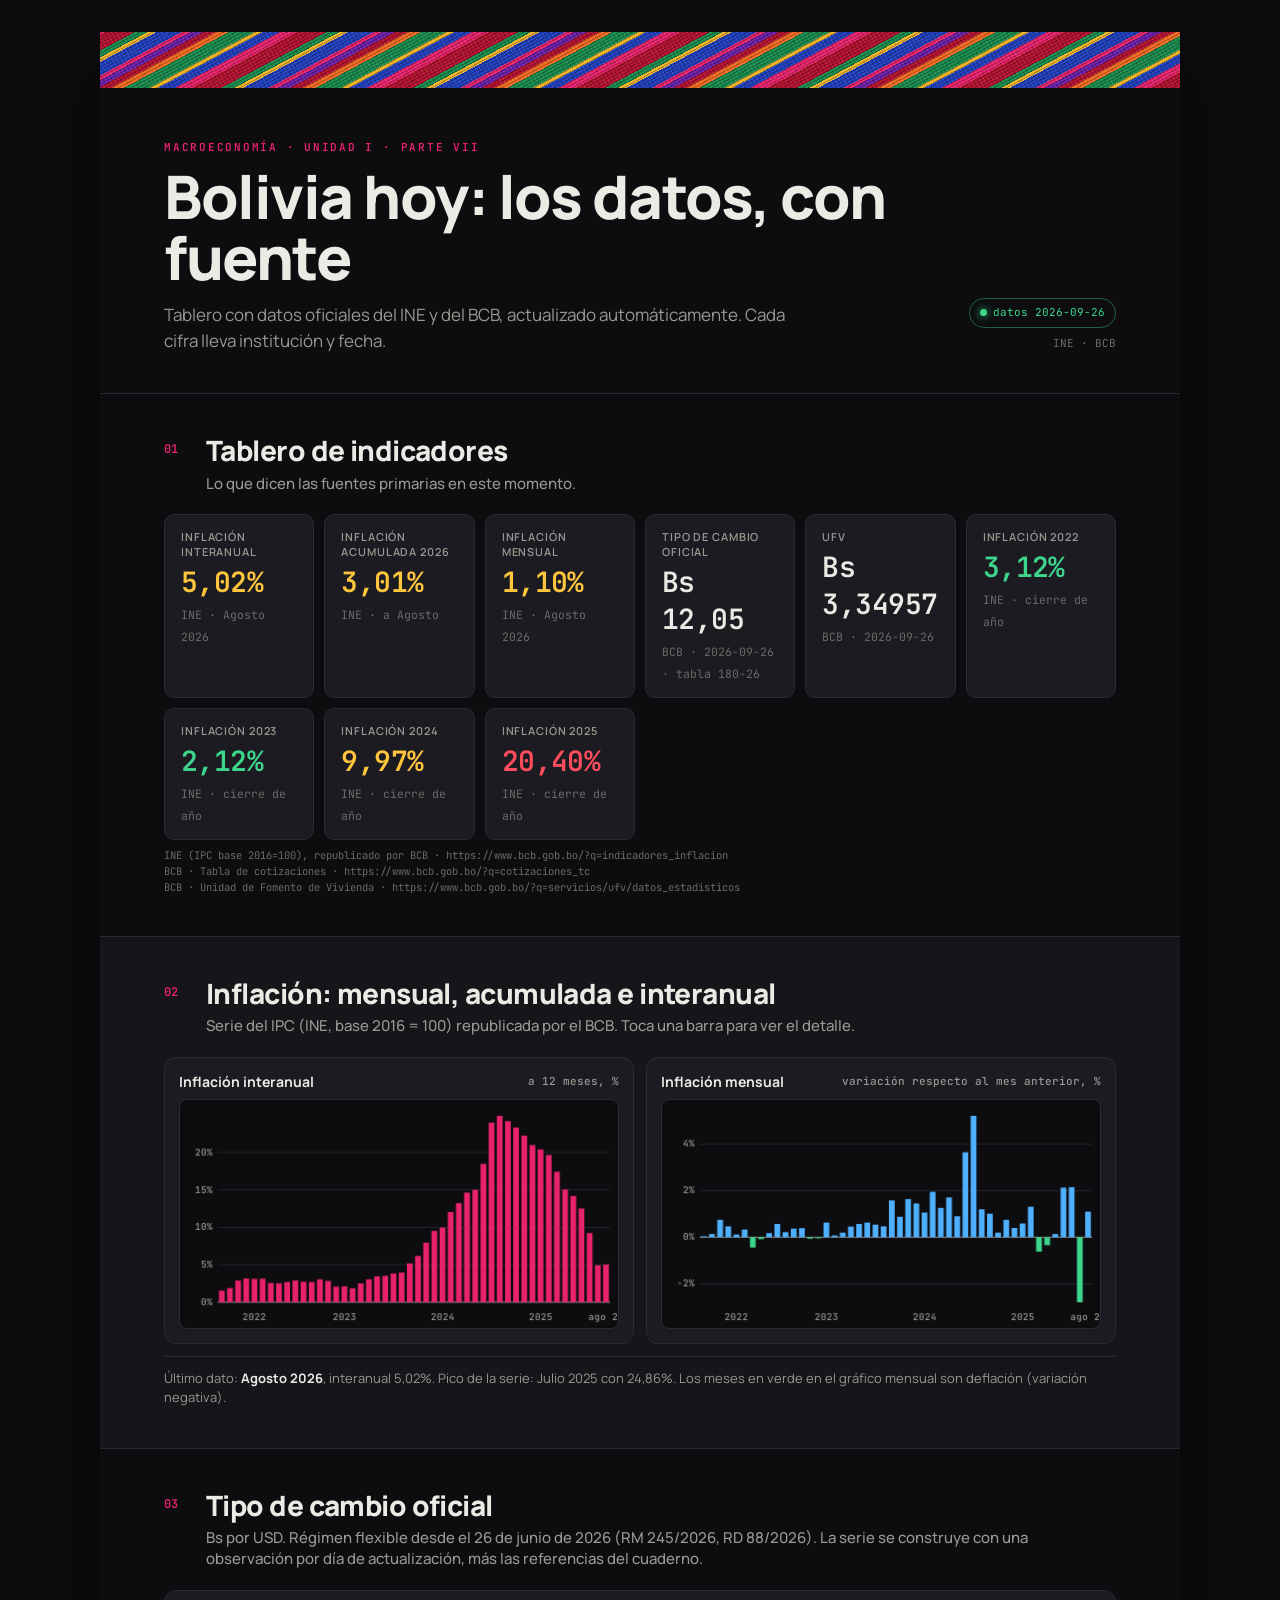
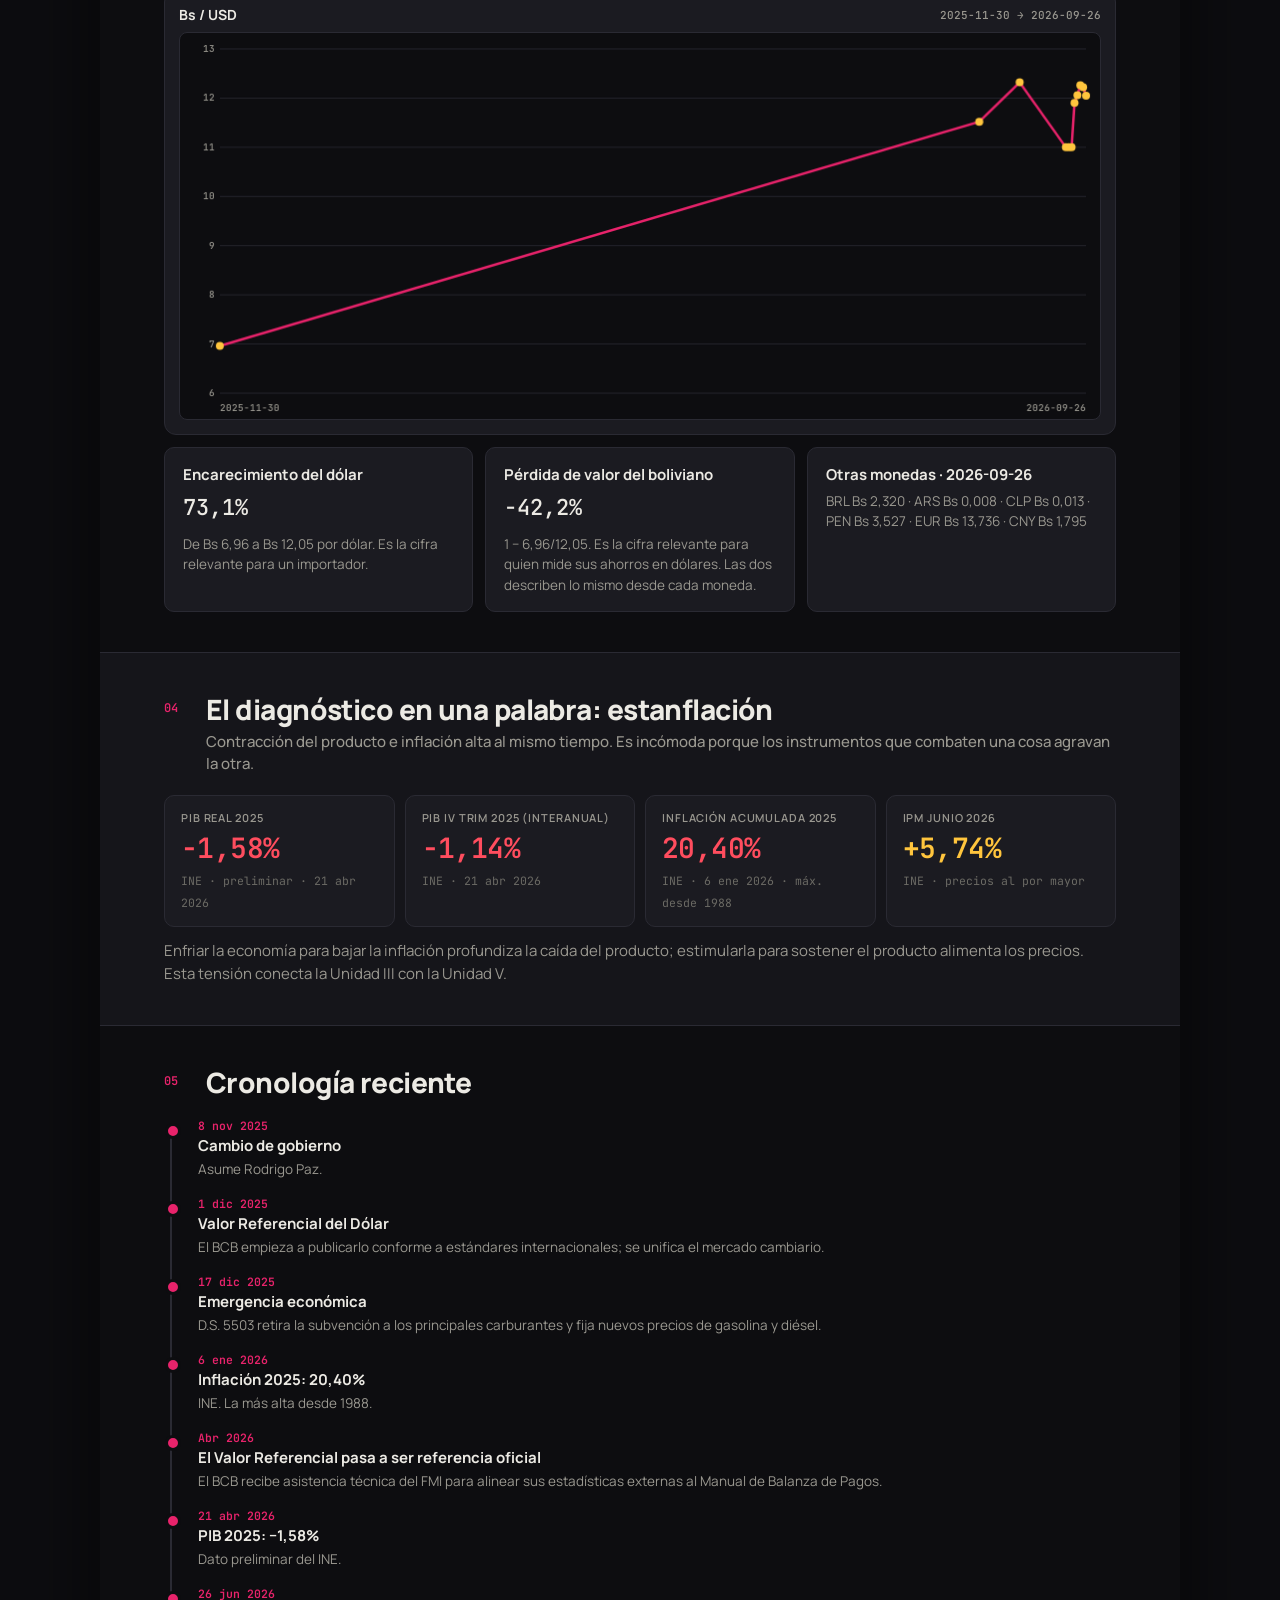
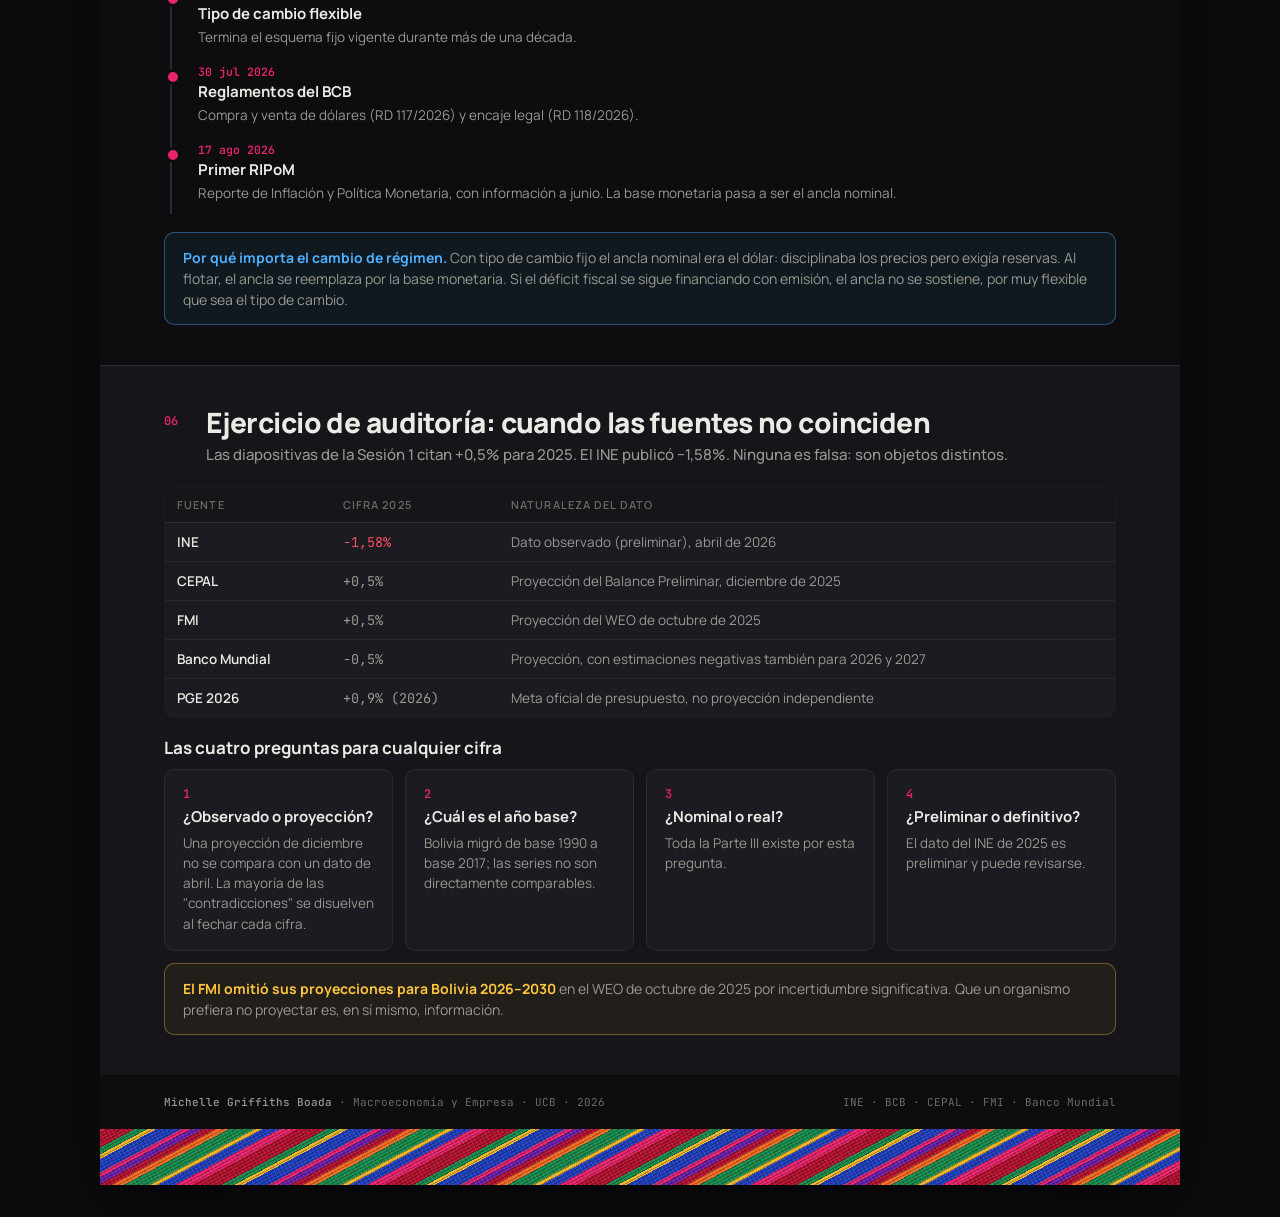
<file: infografias/07-bolivia-hoy.html>
<!DOCTYPE html>
<html lang="es">
<head>
<meta charset="UTF-8"><meta name="viewport" content="width=device-width, initial-scale=1.0">
<title>Parte VII · Bolivia hoy</title>
<link rel="preconnect" href="https://fonts.googleapis.com">
<link href="https://fonts.googleapis.com/css2?family=Manrope:wght@400;500;600;700;800&family=JetBrains+Mono:wght@500;600&display=swap" rel="stylesheet">
<link rel="stylesheet" href="../assets/style.css">
<style>
  .live{display:inline-flex;align-items:center;gap:6px;font-family:'JetBrains Mono';font-size:11px;color:var(--ok);border:1px solid rgba(61,214,140,.4);border-radius:999px;padding:4px 10px}
  .live::before{content:"";width:7px;height:7px;border-radius:50%;background:var(--ok);box-shadow:0 0 8px var(--ok)}
  .live.off{color:var(--warn);border-color:rgba(255,197,61,.4)}.live.off::before{background:var(--warn);box-shadow:0 0 8px var(--warn)}
  .src{font-family:'JetBrains Mono';font-size:10.5px;color:var(--dim);margin-top:8px;line-height:1.5}
  .audit td:nth-child(2){font-family:'JetBrains Mono'}
  .q4{display:grid;grid-template-columns:repeat(auto-fit,minmax(200px,1fr));gap:12px;counter-reset:q}
  .q4 .card::before{counter-increment:q;content:counter(q);font-family:'JetBrains Mono';color:var(--acento);font-weight:600;font-size:12px;display:block;margin-bottom:4px}
  .chart-wrap{background:var(--card);border:1px solid var(--line);border-radius:12px;padding:14px}
  .chart-wrap h4{font-size:14px;font-weight:700;margin-bottom:8px;display:flex;justify-content:space-between;align-items:center;gap:8px;flex-wrap:wrap}
  .chart-wrap h4 span{font-family:'JetBrains Mono';font-size:11px;color:var(--muted);font-weight:500}
  .two{display:grid;grid-template-columns:repeat(auto-fit,minmax(300px,1fr));gap:12px}
</style>
</head>
<body>
<div class="poster">
  <div class="aguayo"></div>
  <header class="hero">
    <div>
      <div class="kicker">Macroeconomía · Unidad I · Parte VII</div>
      <h1>Bolivia hoy: los datos, con fuente</h1>
      <p class="sub">Tablero con datos oficiales del INE y del BCB, actualizado automáticamente. Cada cifra lleva institución y fecha.</p>
    </div>
    <div class="meta"><span class="live" id="live">cargando</span><div id="upd" style="margin-top:6px"></div></div>
  </header>

  <section>
    <div class="h2"><div class="num">01</div><h2>Tablero de indicadores<small>Lo que dicen las fuentes primarias en este momento.</small></h2></div>
    <div class="stat" id="stat"></div>
    <div class="src" id="src"></div>
  </section>

  <section class="alt">
    <div class="h2"><div class="num">02</div><h2>Inflación: mensual, acumulada e interanual<small>Serie del IPC (INE, base 2016 = 100) republicada por el BCB. Toca una barra para ver el detalle.</small></h2></div>
    <div class="two">
      <div class="chart-wrap"><h4>Inflación interanual <span>a 12 meses, %</span></h4><canvas class="chart" id="c1"></canvas></div>
      <div class="chart-wrap"><h4>Inflación mensual <span>variación respecto al mes anterior, %</span></h4><canvas class="chart" id="c2"></canvas></div>
    </div>
    <div class="note" id="ipcnote"></div>
  </section>

  <section>
    <div class="h2"><div class="num">03</div><h2>Tipo de cambio oficial<small>Bs por USD. Régimen flexible desde el 26 de junio de 2026 (RM 245/2026, RD 88/2026). La serie se construye con una observación por día de actualización, más las referencias del cuaderno.</small></h2></div>
    <div class="chart-wrap"><h4>Bs / USD <span id="tcsub"></span></h4><canvas class="chart" id="c3"></canvas></div>
    <div class="grid" style="margin-top:12px" id="tcgrid"></div>
  </section>

  <section class="alt">
    <div class="h2"><div class="num">04</div><h2>El diagnóstico en una palabra: estanflación<small>Contracción del producto e inflación alta al mismo tiempo. Es incómoda porque los instrumentos que combaten una cosa agravan la otra.</small></h2></div>
    <div class="stat">
      <div><small>PIB real 2025</small><b class="bad">−1,58%</b><span>INE · preliminar · 21 abr 2026</span></div>
      <div><small>PIB IV trim 2025 (interanual)</small><b class="bad">−1,14%</b><span>INE · 21 abr 2026</span></div>
      <div><small>Inflación acumulada 2025</small><b class="bad">20,40%</b><span>INE · 6 ene 2026 · máx. desde 1988</span></div>
      <div><small>IPM junio 2026</small><b class="warn">+5,74%</b><span>INE · precios al por mayor</span></div>
    </div>
    <p style="margin-top:12px">Enfriar la economía para bajar la inflación profundiza la caída del producto; estimularla para sostener el producto alimenta los precios. Esta tensión conecta la Unidad III con la Unidad V.</p>
  </section>

  <section>
    <div class="h2"><div class="num">05</div><h2>Cronología reciente</h2></div>
    <div class="timeline">
      <div class="ev"><div class="d">8 nov 2025</div><div class="t">Cambio de gobierno</div><p>Asume Rodrigo Paz.</p></div>
      <div class="ev"><div class="d">1 dic 2025</div><div class="t">Valor Referencial del Dólar</div><p>El BCB empieza a publicarlo conforme a estándares internacionales; se unifica el mercado cambiario.</p></div>
      <div class="ev"><div class="d">17 dic 2025</div><div class="t">Emergencia económica</div><p>D.S. 5503 retira la subvención a los principales carburantes y fija nuevos precios de gasolina y diésel.</p></div>
      <div class="ev"><div class="d">6 ene 2026</div><div class="t">Inflación 2025: 20,40%</div><p>INE. La más alta desde 1988.</p></div>
      <div class="ev"><div class="d">Abr 2026</div><div class="t">El Valor Referencial pasa a ser referencia oficial</div><p>El BCB recibe asistencia técnica del FMI para alinear sus estadísticas externas al Manual de Balanza de Pagos.</p></div>
      <div class="ev"><div class="d">21 abr 2026</div><div class="t">PIB 2025: −1,58%</div><p>Dato preliminar del INE.</p></div>
      <div class="ev"><div class="d">26 jun 2026</div><div class="t">Tipo de cambio flexible</div><p>Termina el esquema fijo vigente durante más de una década.</p></div>
      <div class="ev"><div class="d">30 jul 2026</div><div class="t">Reglamentos del BCB</div><p>Compra y venta de dólares (RD 117/2026) y encaje legal (RD 118/2026).</p></div>
      <div class="ev"><div class="d">17 ago 2026</div><div class="t">Primer RIPoM</div><p>Reporte de Inflación y Política Monetaria, con información a junio. La base monetaria pasa a ser el ancla nominal.</p></div>
    </div>
    <div class="callout info"><b>Por qué importa el cambio de régimen.</b> Con tipo de cambio fijo el ancla nominal era el dólar: disciplinaba los precios pero exigía reservas. Al flotar, el ancla se reemplaza por la base monetaria. Si el déficit fiscal se sigue financiando con emisión, el ancla no se sostiene, por muy flexible que sea el tipo de cambio.</div>
  </section>

  <section class="alt">
    <div class="h2"><div class="num">06</div><h2>Ejercicio de auditoría: cuando las fuentes no coinciden<small>Las diapositivas de la Sesión 1 citan +0,5% para 2025. El INE publicó −1,58%. Ninguna es falsa: son objetos distintos.</small></h2></div>
    <div class="twrap audit"><table class="t">
      <thead><tr><th>Fuente</th><th>Cifra 2025</th><th>Naturaleza del dato</th></tr></thead>
      <tbody>
      <tr><td>INE</td><td style="color:var(--bad)">−1,58%</td><td>Dato observado (preliminar), abril de 2026</td></tr>
      <tr><td>CEPAL</td><td>+0,5%</td><td>Proyección del Balance Preliminar, diciembre de 2025</td></tr>
      <tr><td>FMI</td><td>+0,5%</td><td>Proyección del WEO de octubre de 2025</td></tr>
      <tr><td>Banco Mundial</td><td>−0,5%</td><td>Proyección, con estimaciones negativas también para 2026 y 2027</td></tr>
      <tr><td>PGE 2026</td><td>+0,9% (2026)</td><td>Meta oficial de presupuesto, no proyección independiente</td></tr>
      </tbody></table></div>
    <h3 style="margin-top:18px">Las cuatro preguntas para cualquier cifra</h3>
    <div class="q4">
      <div class="card"><h4>¿Observado o proyección?</h4><p>Una proyección de diciembre no se compara con un dato de abril. La mayoría de las "contradicciones" se disuelven al fechar cada cifra.</p></div>
      <div class="card"><h4>¿Cuál es el año base?</h4><p>Bolivia migró de base 1990 a base 2017; las series no son directamente comparables.</p></div>
      <div class="card"><h4>¿Nominal o real?</h4><p>Toda la Parte III existe por esta pregunta.</p></div>
      <div class="card"><h4>¿Preliminar o definitivo?</h4><p>El dato del INE de 2025 es preliminar y puede revisarse.</p></div>
    </div>
    <div class="callout" style="margin-top:12px"><b>El FMI omitió sus proyecciones para Bolivia 2026–2030</b> en el WEO de octubre de 2025 por incertidumbre significativa. Que un organismo prefiera no proyectar es, en sí mismo, información.</div>
  </section>

  <footer><div><b>Michelle Griffiths Boada</b> · Macroeconomía y Empresa · UCB · 2026</div><div>INE · BCB · CEPAL · FMI · Banco Mundial</div></footer>
  <div class="aguayo"></div>
</div>
<script>
(function(){
  const $=id=>document.getElementById(id);const f=(n,d)=>(n===null||n===undefined)?'—':Number(n).toFixed(d).replace('.',',');
  const MES=['ene','feb','mar','abr','may','jun','jul','ago','sep','oct','nov','dic'];
  function bars(cv,rows,key,color,opts={}){
    const ctx=cv.getContext('2d');const r=cv.parentElement.getBoundingClientRect();const W=Math.max(280,Math.floor(r.width)-28),H=Math.round(W*0.52),dpr=window.devicePixelRatio||1;
    cv.width=W*dpr;cv.height=H*dpr;cv.style.height=H+'px';ctx.setTransform(dpr,0,0,dpr,0,0);ctx.clearRect(0,0,W,H);
    const vals=rows.map(x=>x[key]);const mx=Math.max(...vals,0.1),mn=Math.min(...vals,0);const pad={l:38,r:8,t:16,b:26};
    const Y=v=>pad.t+(mx-v)/(mx-mn||1)*(H-pad.t-pad.b);const bw=(W-pad.l-pad.r)/rows.length;
    ctx.strokeStyle='#26262E';ctx.lineWidth=1;ctx.font='500 9.5px JetBrains Mono';ctx.fillStyle='#9A9890';ctx.textAlign='right';
    const step=(mx-mn)>15?5:(mx-mn)>6?2:1;for(let v=Math.ceil(mn/step)*step;v<=mx;v+=step){const y=Y(v);ctx.beginPath();ctx.moveTo(pad.l,y);ctx.lineTo(W-pad.r,y);ctx.stroke();ctx.fillText(v+'%',pad.l-5,y+3);}
    ctx.strokeStyle='#8A8880';ctx.beginPath();ctx.moveTo(pad.l,Y(0));ctx.lineTo(W-pad.r,Y(0));ctx.stroke();
    rows.forEach((x,i)=>{const v=x[key];const c=v<0?'#3DD68C':color;ctx.fillStyle=c;const x0=pad.l+i*bw+bw*0.15;const y0=Y(Math.max(v,0)),y1=Y(Math.min(v,0));ctx.fillRect(x0,y0,bw*0.7,Math.max(1,y1-y0));
      if(i===rows.length-1||x.periodo.endsWith('-12')){ctx.fillStyle='#9A9890';ctx.textAlign='center';ctx.font='500 9.5px JetBrains Mono';ctx.fillText(x.periodo.endsWith('-12')?x.anio:MES[+x.periodo.slice(5)-1]+' '+String(x.anio).slice(2),x0+bw*0.35,H-8);}});
    cv.onclick=e=>{const rect=cv.getBoundingClientRect();const i=Math.floor((e.clientX-rect.left-pad.l)/bw);if(rows[i])$('ipcnote').innerHTML=`<b>${rows[i].mes} ${rows[i].anio}</b> · IPC ${f(rows[i].indice,2)} · mensual ${f(rows[i].mensual,2)}% · acumulada ${f(rows[i].acumulada,2)}% · interanual ${f(rows[i].interanual,2)}%`;};
  }
  function line(cv,pts,label){
    const ctx=cv.getContext('2d');const r=cv.parentElement.getBoundingClientRect();const W=Math.max(280,Math.floor(r.width)-28),H=Math.round(W*0.42),dpr=window.devicePixelRatio||1;
    cv.width=W*dpr;cv.height=H*dpr;cv.style.height=H+'px';ctx.setTransform(dpr,0,0,dpr,0,0);ctx.clearRect(0,0,W,H);
    const pad={l:40,r:14,t:16,b:26};const t0=new Date(pts[0].fecha).getTime(),t1=new Date(pts[pts.length-1].fecha).getTime();
    const vs=pts.map(p=>p.oficial);const mn=Math.floor(Math.min(...vs)-0.5),mx=Math.ceil(Math.max(...vs)+0.5);
    const X=t=>pad.l+(t-t0)/((t1-t0)||1)*(W-pad.l-pad.r),Y=v=>pad.t+(mx-v)/(mx-mn)*(H-pad.t-pad.b);
    ctx.strokeStyle='#26262E';ctx.font='500 9.5px JetBrains Mono';ctx.fillStyle='#9A9890';ctx.textAlign='right';
    for(let v=mn;v<=mx;v+=1){ctx.beginPath();ctx.moveTo(pad.l,Y(v));ctx.lineTo(W-pad.r,Y(v));ctx.stroke();ctx.fillText(v.toFixed(0),pad.l-5,Y(v)+3);}
    ctx.beginPath();ctx.strokeStyle='#E8236B';ctx.lineWidth=2.5;pts.forEach((p,i)=>{const x=X(new Date(p.fecha).getTime()),y=Y(p.oficial);i?ctx.lineTo(x,y):ctx.moveTo(x,y);});ctx.stroke();
    pts.forEach(p=>{const x=X(new Date(p.fecha).getTime()),y=Y(p.oficial);ctx.fillStyle='#FFC53D';ctx.beginPath();ctx.arc(x,y,4,0,7);ctx.fill();});
    ctx.fillStyle='#9A9890';ctx.textAlign='left';ctx.fillText(pts[0].fecha,pad.l,H-8);ctx.textAlign='right';ctx.fillText(pts[pts.length-1].fecha,W-pad.r,H-8);
  }
  function render(d){
    const ipc=d.ipc||[],last=ipc[ipc.length-1]||{},tc=d.tipo_cambio||{},ufv=d.ufv||{};
    const dec=ipc.filter(x=>x.periodo.endsWith('-12'));
    $('live').textContent='datos '+(d.actualizado||'').slice(0,10);$('live').classList.toggle('off',!!(d.errores&&d.errores.length));
    $('upd').textContent=d.errores&&d.errores.length?'con avisos: '+d.errores.join('; '):'INE · BCB';
    const var2=(a,b)=>a&&b?((a/b-1)*100):null;
    $('stat').innerHTML=`
      <div><small>Inflación interanual</small><b class="${last.interanual>10?'bad':last.interanual>5?'warn':'ok'}">${f(last.interanual,2)}%</b><span>INE · ${last.mes||''} ${last.anio||''}</span></div>
      <div><small>Inflación acumulada ${last.anio||''}</small><b class="${last.acumulada>10?'bad':'warn'}">${f(last.acumulada,2)}%</b><span>INE · a ${last.mes||''}</span></div>
      <div><small>Inflación mensual</small><b class="${last.mensual>1.5?'bad':last.mensual<0?'ok':'warn'}">${f(last.mensual,2)}%</b><span>INE · ${last.mes||''} ${last.anio||''}</span></div>
      <div><small>Tipo de cambio oficial</small><b>Bs ${f(tc.oficial_bs_usd,2)}</b><span>BCB · ${tc.fecha||''} · tabla ${tc.tabla||''}</span></div>
      <div><small>UFV</small><b>Bs ${f(ufv.valor,5)}</b><span>BCB · ${ufv.fecha||''}</span></div>
      ${dec.map(x=>`<div><small>Inflación ${x.anio}</small><b class="${x.interanual>10?'bad':x.interanual>5?'warn':'ok'}">${f(x.interanual,2)}%</b><span>INE · cierre de año</span></div>`).join('')}`;
    $('src').innerHTML=Object.values(d.fuentes||{}).join('<br>');
    if(ipc.length){bars($('c1'),ipc,'interanual','#E8236B');bars($('c2'),ipc,'mensual','#4FB0FF');
      const top=ipc.reduce((a,b)=>b.interanual>a.interanual?b:a);$('ipcnote').innerHTML=`Último dato: <b>${last.mes} ${last.anio}</b>, interanual ${f(last.interanual,2)}%. Pico de la serie: ${top.mes} ${top.anio} con ${f(top.interanual,2)}%. Los meses en verde en el gráfico mensual son deflación (variación negativa).`;}
    const h=d.tc_historico||[];if(h.length>1){line($('c3'),h);const a=h[0].oficial,b=h[h.length-1].oficial;$('tcsub').textContent=`${h[0].fecha} → ${h[h.length-1].fecha}`;
      $('tcgrid').innerHTML=`<div class="card"><h4>Encarecimiento del dólar</h4><p class="mono" style="color:var(--text);font-size:22px">${f((b/a-1)*100,1)}%</p><p>De Bs ${f(a,2)} a Bs ${f(b,2)} por dólar. Es la cifra relevante para un importador.</p></div>
        <div class="card"><h4>Pérdida de valor del boliviano</h4><p class="mono" style="color:var(--text);font-size:22px">−${f((1-a/b)*100,1)}%</p><p>1 − ${f(a,2)}/${f(b,2)}. Es la cifra relevante para quien mide sus ahorros en dólares. Las dos describen lo mismo desde cada moneda.</p></div>
        <div class="card"><h4>Otras monedas · ${tc.fecha||''}</h4><p>${['BRL','ARS','CLP','PEN','EUR','CNY'].filter(k=>tc.monedas&&tc.monedas[k]).map(k=>`${k} Bs ${f(tc.monedas[k].bs_por_unidad,3)}`).join(' · ')||'—'}</p></div>`;}
  }
  fetch('../data/macro.json',{cache:'no-store'}).then(r=>r.json()).then(d=>{render(d);window.addEventListener('resize',()=>render(d));}).catch(e=>{$('live').textContent='sin datos';$('live').classList.add('off');$('stat').innerHTML='<div><small>Error</small><b class="bad">—</b><span>No se pudo leer data/macro.json. Abre el portafolio desde un servidor (GitHub Pages) o ejecuta scripts/actualizar_datos.py.</span></div>';});
})();
</script>
</body>
</html>
</file>
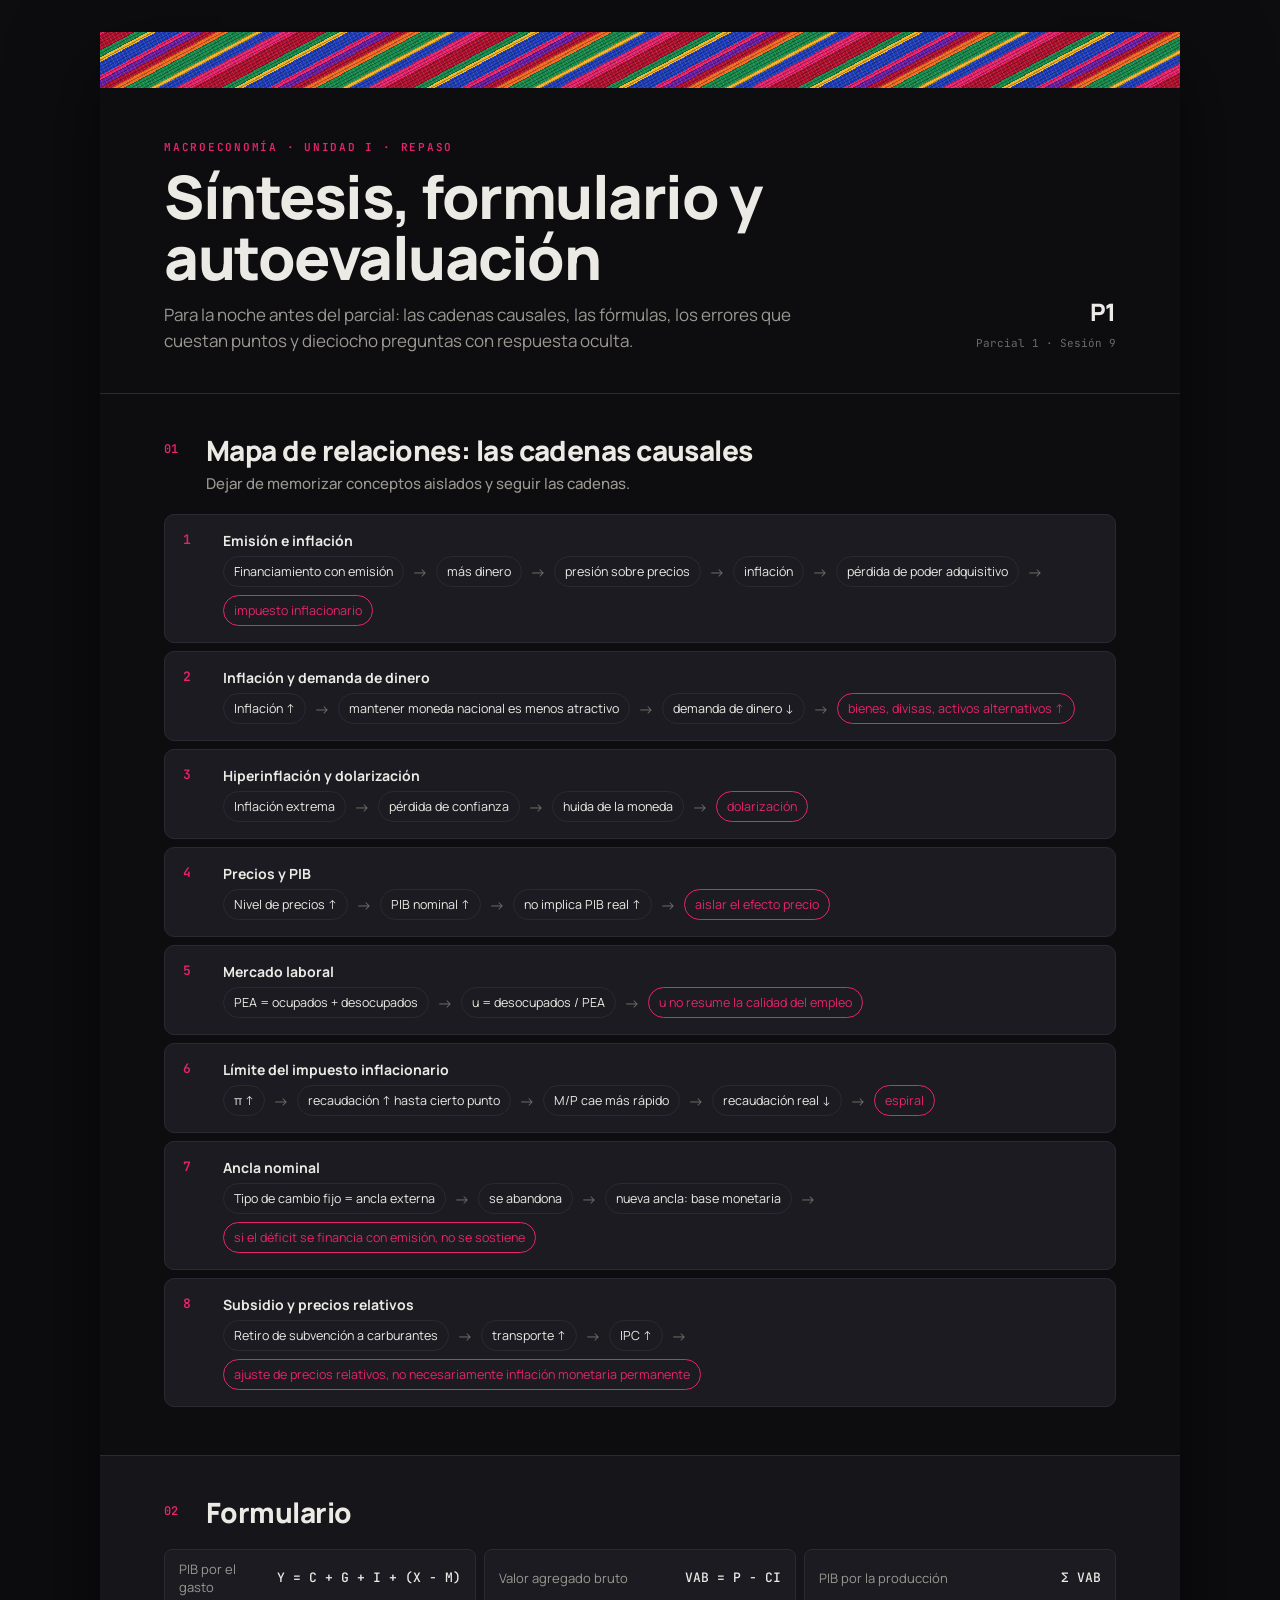
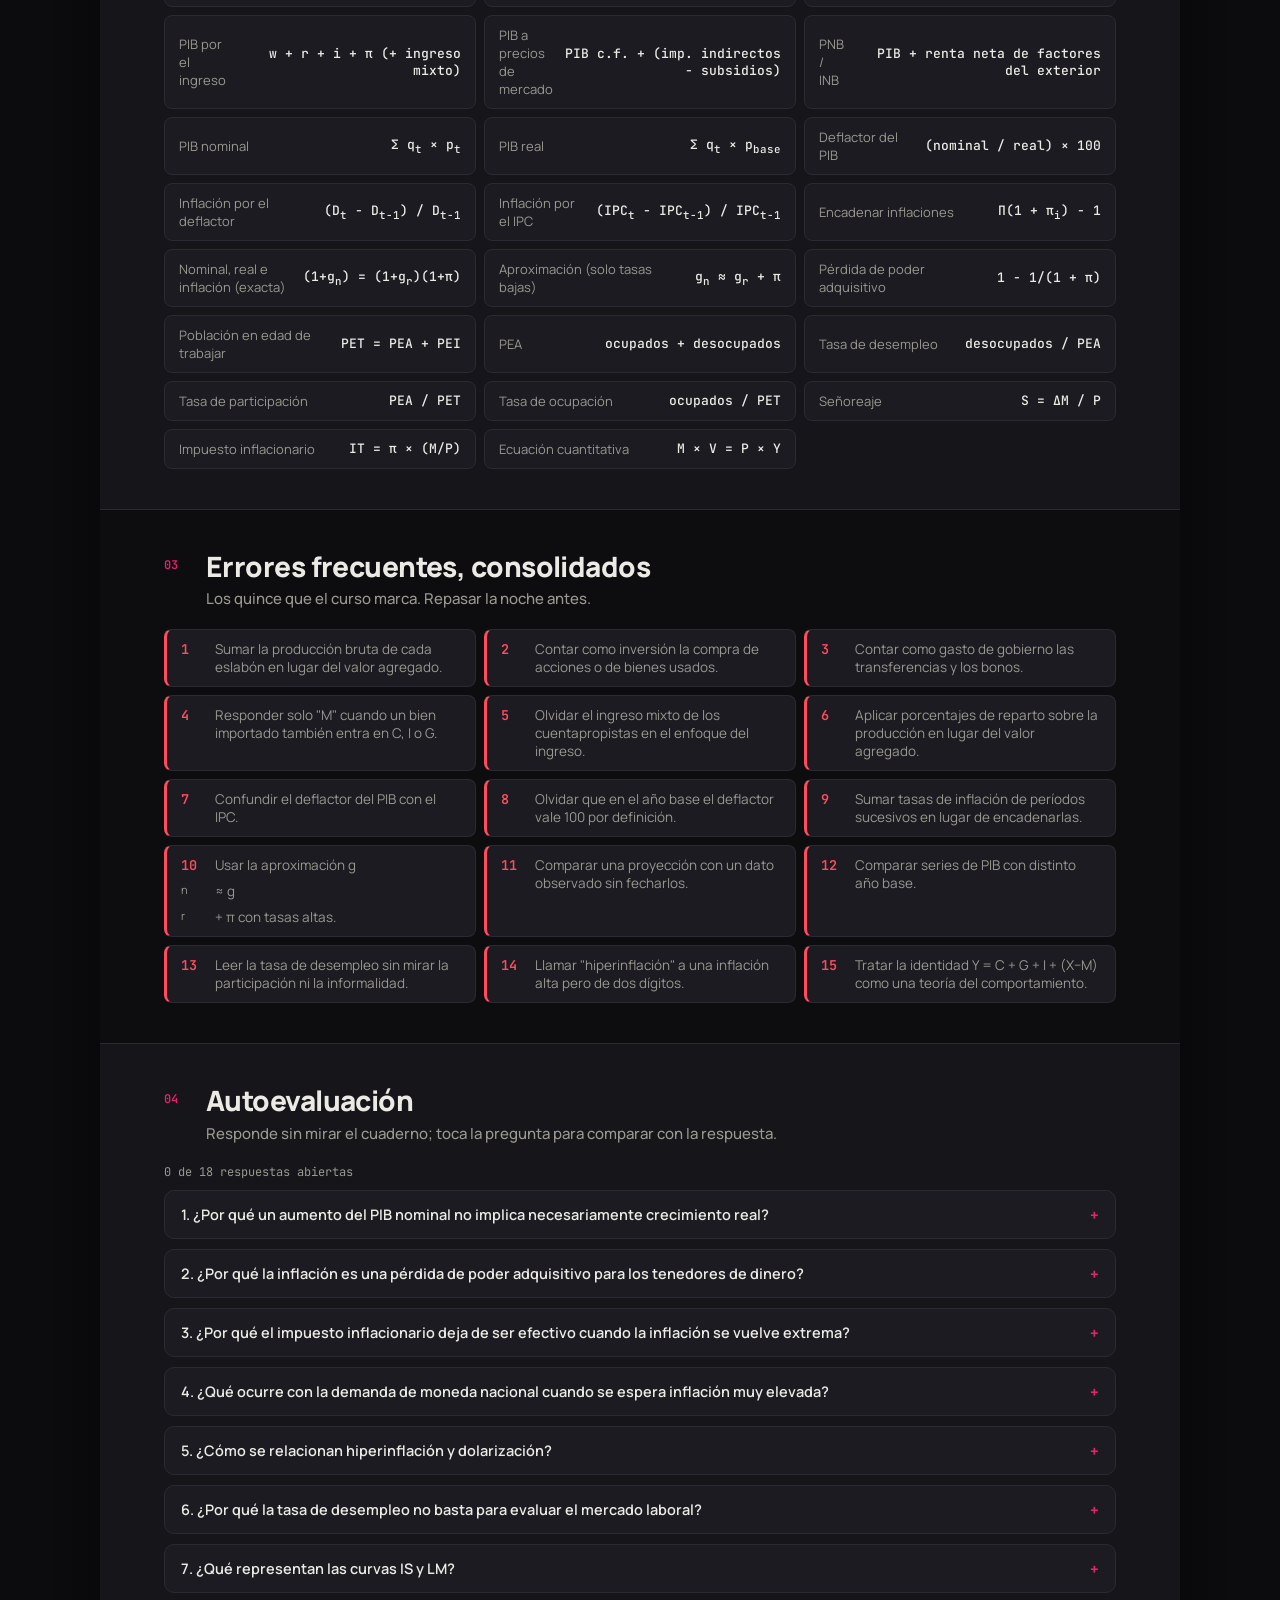
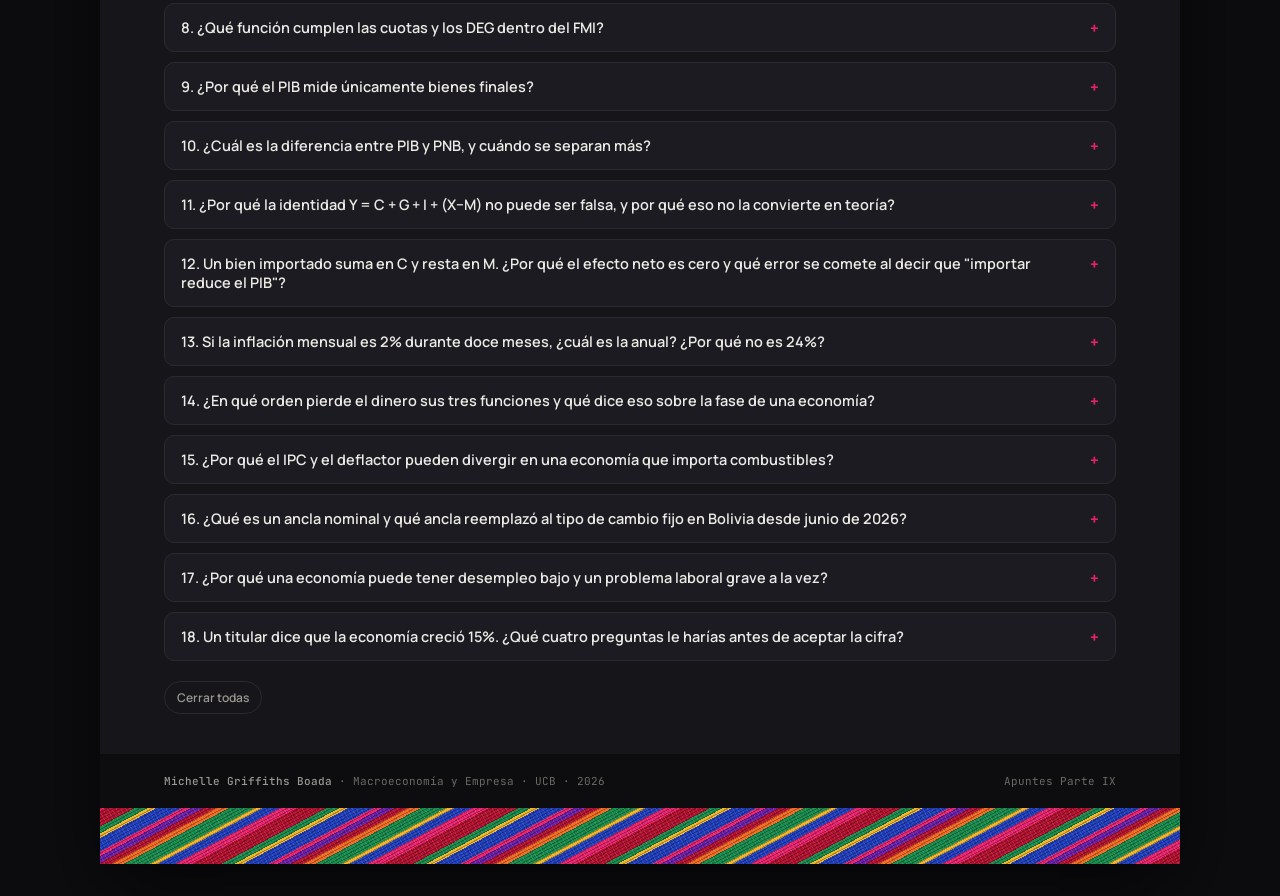
<file: infografias/08-repaso.html>
<!DOCTYPE html>
<html lang="es">
<head>
<meta charset="UTF-8"><meta name="viewport" content="width=device-width, initial-scale=1.0">
<title>Repaso · Formulario, cadenas causales y autoevaluación</title>
<link rel="preconnect" href="https://fonts.googleapis.com">
<link href="https://fonts.googleapis.com/css2?family=Manrope:wght@400;500;600;700;800&family=JetBrains+Mono:wght@500;600&display=swap" rel="stylesheet">
<link rel="stylesheet" href="../assets/style.css">
<style>
  .form{display:grid;grid-template-columns:repeat(auto-fit,minmax(280px,1fr));gap:8px}
  .form div{background:var(--card);border:1px solid var(--line);border-radius:8px;padding:10px 14px;display:grid;grid-template-columns:1fr auto;gap:10px;align-items:center;font-size:13px;color:var(--muted)}
  .form div b{font-family:'JetBrains Mono';font-weight:500;color:var(--text);font-size:13px;text-align:right}
  .errs{counter-reset:e;display:grid;grid-template-columns:repeat(auto-fit,minmax(280px,1fr));gap:8px}
  .errs div{background:var(--card);border:1px solid var(--line);border-left:3px solid var(--bad);border-radius:8px;padding:10px 14px;font-size:13.5px;color:var(--muted);display:grid;grid-template-columns:26px 1fr;gap:8px}
  .errs div::before{counter-increment:e;content:counter(e);font-family:'JetBrains Mono';color:var(--bad);font-weight:600}
  .chains{counter-reset:c}
  .chains .card{margin-bottom:8px;display:grid;grid-template-columns:30px 1fr;gap:10px}
  .chains .card::before{counter-increment:c;content:counter(c);font-family:'JetBrains Mono';color:var(--acento);font-weight:600;font-size:13px}
  .chains .card h4{font-size:14px}
  .chains .flow span{font-size:12.5px;padding:6px 10px}
  .score{font-family:'JetBrains Mono';font-size:12px;color:var(--muted);margin-bottom:10px}
</style>
</head>
<body>
<div class="poster">
  <div class="aguayo"></div>
  <header class="hero">
    <div>
      <div class="kicker">Macroeconomía · Unidad I · Repaso</div>
      <h1>Síntesis, formulario y autoevaluación</h1>
      <p class="sub">Para la noche antes del parcial: las cadenas causales, las fórmulas, los errores que cuestan puntos y dieciocho preguntas con respuesta oculta.</p>
    </div>
    <div class="meta"><b>P1</b>Parcial 1 · Sesión 9</div>
  </header>

  <section>
    <div class="h2"><div class="num">01</div><h2>Mapa de relaciones: las cadenas causales<small>Dejar de memorizar conceptos aislados y seguir las cadenas.</small></h2></div>
    <div class="chains">
      <div class="card"><div><h4>Emisión e inflación</h4><div class="flow"><span>Financiamiento con emisión</span><i>→</i><span>más dinero</span><i>→</i><span>presión sobre precios</span><i>→</i><span>inflación</span><i>→</i><span>pérdida de poder adquisitivo</span><i>→</i><span class="hi">impuesto inflacionario</span></div></div></div>
      <div class="card"><div><h4>Inflación y demanda de dinero</h4><div class="flow"><span>Inflación ↑</span><i>→</i><span>mantener moneda nacional es menos atractivo</span><i>→</i><span>demanda de dinero ↓</span><i>→</i><span class="hi">bienes, divisas, activos alternativos ↑</span></div></div></div>
      <div class="card"><div><h4>Hiperinflación y dolarización</h4><div class="flow"><span>Inflación extrema</span><i>→</i><span>pérdida de confianza</span><i>→</i><span>huida de la moneda</span><i>→</i><span class="hi">dolarización</span></div></div></div>
      <div class="card"><div><h4>Precios y PIB</h4><div class="flow"><span>Nivel de precios ↑</span><i>→</i><span>PIB nominal ↑</span><i>→</i><span>no implica PIB real ↑</span><i>→</i><span class="hi">aislar el efecto precio</span></div></div></div>
      <div class="card"><div><h4>Mercado laboral</h4><div class="flow"><span>PEA = ocupados + desocupados</span><i>→</i><span>u = desocupados / PEA</span><i>→</i><span class="hi">u no resume la calidad del empleo</span></div></div></div>
      <div class="card"><div><h4>Límite del impuesto inflacionario</h4><div class="flow"><span>π ↑</span><i>→</i><span>recaudación ↑ hasta cierto punto</span><i>→</i><span>M/P cae más rápido</span><i>→</i><span>recaudación real ↓</span><i>→</i><span class="hi">espiral</span></div></div></div>
      <div class="card"><div><h4>Ancla nominal</h4><div class="flow"><span>Tipo de cambio fijo = ancla externa</span><i>→</i><span>se abandona</span><i>→</i><span>nueva ancla: base monetaria</span><i>→</i><span class="hi">si el déficit se financia con emisión, no se sostiene</span></div></div></div>
      <div class="card"><div><h4>Subsidio y precios relativos</h4><div class="flow"><span>Retiro de subvención a carburantes</span><i>→</i><span>transporte ↑</span><i>→</i><span>IPC ↑</span><i>→</i><span class="hi">ajuste de precios relativos, no necesariamente inflación monetaria permanente</span></div></div></div>
    </div>
  </section>

  <section class="alt">
    <div class="h2"><div class="num">02</div><h2>Formulario</h2></div>
    <div class="form">
      <div>PIB por el gasto<b>Y = C + G + I + (X − M)</b></div>
      <div>Valor agregado bruto<b>VAB = P − CI</b></div>
      <div>PIB por la producción<b>Σ VAB</b></div>
      <div>PIB por el ingreso<b>w + r + i + π (+ ingreso mixto)</b></div>
      <div>PIB a precios de mercado<b>PIB c.f. + (imp. indirectos − subsidios)</b></div>
      <div>PNB / INB<b>PIB + renta neta de factores del exterior</b></div>
      <div>PIB nominal<b>Σ q<sub>t</sub> × p<sub>t</sub></b></div>
      <div>PIB real<b>Σ q<sub>t</sub> × p<sub>base</sub></b></div>
      <div>Deflactor del PIB<b>(nominal / real) × 100</b></div>
      <div>Inflación por el deflactor<b>(D<sub>t</sub> − D<sub>t−1</sub>) / D<sub>t−1</sub></b></div>
      <div>Inflación por el IPC<b>(IPC<sub>t</sub> − IPC<sub>t−1</sub>) / IPC<sub>t−1</sub></b></div>
      <div>Encadenar inflaciones<b>Π(1 + π<sub>i</sub>) − 1</b></div>
      <div>Nominal, real e inflación (exacta)<b>(1+g<sub>n</sub>) = (1+g<sub>r</sub>)(1+π)</b></div>
      <div>Aproximación (solo tasas bajas)<b>g<sub>n</sub> ≈ g<sub>r</sub> + π</b></div>
      <div>Pérdida de poder adquisitivo<b>1 − 1/(1 + π)</b></div>
      <div>Población en edad de trabajar<b>PET = PEA + PEI</b></div>
      <div>PEA<b>ocupados + desocupados</b></div>
      <div>Tasa de desempleo<b>desocupados / PEA</b></div>
      <div>Tasa de participación<b>PEA / PET</b></div>
      <div>Tasa de ocupación<b>ocupados / PET</b></div>
      <div>Señoreaje<b>S = ΔM / P</b></div>
      <div>Impuesto inflacionario<b>IT = π × (M/P)</b></div>
      <div>Ecuación cuantitativa<b>M × V = P × Y</b></div>
    </div>
  </section>

  <section>
    <div class="h2"><div class="num">03</div><h2>Errores frecuentes, consolidados<small>Los quince que el curso marca. Repasar la noche antes.</small></h2></div>
    <div class="errs">
      <div>Sumar la producción bruta de cada eslabón en lugar del valor agregado.</div>
      <div>Contar como inversión la compra de acciones o de bienes usados.</div>
      <div>Contar como gasto de gobierno las transferencias y los bonos.</div>
      <div>Responder solo "M" cuando un bien importado también entra en C, I o G.</div>
      <div>Olvidar el ingreso mixto de los cuentapropistas en el enfoque del ingreso.</div>
      <div>Aplicar porcentajes de reparto sobre la producción en lugar del valor agregado.</div>
      <div>Confundir el deflactor del PIB con el IPC.</div>
      <div>Olvidar que en el año base el deflactor vale 100 por definición.</div>
      <div>Sumar tasas de inflación de períodos sucesivos en lugar de encadenarlas.</div>
      <div>Usar la aproximación g<sub>n</sub> ≈ g<sub>r</sub> + π con tasas altas.</div>
      <div>Comparar una proyección con un dato observado sin fecharlos.</div>
      <div>Comparar series de PIB con distinto año base.</div>
      <div>Leer la tasa de desempleo sin mirar la participación ni la informalidad.</div>
      <div>Llamar "hiperinflación" a una inflación alta pero de dos dígitos.</div>
      <div>Tratar la identidad Y = C + G + I + (X−M) como una teoría del comportamiento.</div>
    </div>
  </section>

  <section class="alt">
    <div class="h2"><div class="num">04</div><h2>Autoevaluación<small>Responde sin mirar el cuaderno; toca la pregunta para comparar con la respuesta.</small></h2></div>
    <div class="score" id="score"></div>
    <div id="quiz"></div>
    <button class="reset" id="rq">Cerrar todas</button>
  </section>

  <footer><div><b>Michelle Griffiths Boada</b> · Macroeconomía y Empresa · UCB · 2026</div><div>Apuntes Parte IX</div></footer>
  <div class="aguayo"></div>
</div>
<script>
(function(){
  const Q=[
  ['¿Por qué un aumento del PIB nominal no implica necesariamente crecimiento real?','El nominal mezcla cantidades y precios. Si los precios suben, el nominal crece aunque se produzca lo mismo o menos. Bolivia 1985: PIB nominal enorme, PIB real menor que en 1980.'],
  ['¿Por qué la inflación es una pérdida de poder adquisitivo para los tenedores de dinero?','Una cantidad fija de dinero compra menos bienes cuando los precios suben. La pérdida es 1 − 1/(1+π), que no coincide con π.'],
  ['¿Por qué el impuesto inflacionario deja de ser efectivo cuando la inflación se vuelve extrema?','IT = π × (M/P). Al subir π, la gente reduce sus saldos reales; a partir de cierto punto la base cae más rápido que lo que sube la tasa y la recaudación disminuye. Curva de Laffer inflacionaria.'],
  ['¿Qué ocurre con la demanda de moneda nacional cuando se espera inflación muy elevada?','Cae: mantener moneda nacional se vuelve costoso. Los agentes buscan bienes, divisas o activos indexados.'],
  ['¿Cómo se relacionan hiperinflación y dolarización?','La inflación extrema destruye la confianza en la moneda; la gente la sustituye por divisas, primero como reserva de valor y luego como unidad de cuenta y medio de pago.'],
  ['¿Por qué la tasa de desempleo no basta para evaluar el mercado laboral?','Solo cuenta a quien busca activamente. Deja fuera a los desalentados (que salen de la PEA), la informalidad, el subempleo y la baja productividad. Hay que mirar participación y ocupación.'],
  ['¿Qué representan las curvas IS y LM?','IS: combinaciones de Y e i que equilibran el mercado de bienes (pendiente negativa). LM: combinaciones que equilibran el mercado de dinero (pendiente positiva). Su cruce fija Y e i de corto plazo.'],
  ['¿Qué función cumplen las cuotas y los DEG dentro del FMI?','Las cuotas son los aportes de los miembros y determinan acceso a recursos, voto y asignación de DEG. El DEG es un activo de reserva internacional valuado con una cesta de monedas.'],
  ['¿Por qué el PIB mide únicamente bienes finales?','Para no contar dos veces los insumos: el valor del trigo ya está dentro del precio del pan. Equivalentemente, se suma el valor agregado de cada eslabón.'],
  ['¿Cuál es la diferencia entre PIB y PNB, y cuándo se separan más?','PIB: territorio. PNB: nacionalidad de los factores. Se separan cuando hay muchas remesas (suman al PNB) o muchas utilidades remitidas por empresas extranjeras (restan). PNB = PIB + RNFE.'],
  ['¿Por qué la identidad Y = C + G + I + (X−M) no puede ser falsa, y por qué eso no la convierte en teoría?','Se cumple por construcción: clasifica todo el gasto final en categorías exhaustivas y excluyentes. No afirma nada sobre comportamiento; una teoría (por ejemplo, que C depende del ingreso disponible) sí puede ser falsa.'],
  ['Un bien importado suma en C y resta en M. ¿Por qué el efecto neto es cero y qué error se comete al decir que "importar reduce el PIB"?','Bolivia no lo produjo, así que no debe aparecer en su PIB; la resta corrige lo que ya se sumó en C. Decir que importar reduce el PIB confunde una corrección contable con un efecto económico.'],
  ['Si la inflación mensual es 2% durante doce meses, ¿cuál es la anual? ¿Por qué no es 24%?','(1,02)¹² − 1 = 26,8%. Los precios se componen mes a mes; la suma simple ignora que cada mes se aplica sobre una base mayor.'],
  ['¿En qué orden pierde el dinero sus tres funciones y qué dice eso sobre la fase de una economía?','Primero reserva de valor, luego unidad de cuenta (precios en dólares), al final medio de pago. Ver carteles en divisa indica que la economía ya perdió las dos primeras.'],
  ['¿Por qué el IPC y el deflactor pueden divergir en una economía que importa combustibles?','El IPC incluye el diésel importado que consumen los hogares; el deflactor no, porque no es producción interna. Si sube el diésel, el IPC sube y el deflactor no por esa vía.'],
  ['¿Qué es un ancla nominal y qué ancla reemplazó al tipo de cambio fijo en Bolivia desde junio de 2026?','Es la variable que el banco central se compromete a controlar para disciplinar los precios. Con tipo fijo era el dólar; desde la flotación, el BCB anunció la base monetaria.'],
  ['¿Por qué una economía puede tener desempleo bajo y un problema laboral grave a la vez?','Sin seguro de desempleo generalizado, casi nadie puede estar desocupado: quien pierde el empleo formal pasa a la informalidad o al cuentapropismo. El problema aparece como subempleo y baja productividad, no como desempleo.'],
  ['Un titular dice que la economía creció 15%. ¿Qué cuatro preguntas le harías antes de aceptar la cifra?','¿Nominal o real? ¿Observado o proyección? ¿Qué año base? ¿Preliminar o definitivo? Y además: ¿en qué moneda y frente a qué base de comparación?']];
  const q=document.getElementById('quiz');
  q.innerHTML=Q.map((x,i)=>`<div class="quiz"><div class="q"><span>${i+1}. ${x[0]}</span></div><div class="a">${x[1]}</div></div>`).join('');
  const upd=()=>{const o=q.querySelectorAll('.quiz.open').length;document.getElementById('score').textContent=`${o} de ${Q.length} respuestas abiertas`;};
  q.querySelectorAll('.quiz').forEach(el=>el.querySelector('.q').addEventListener('click',()=>{el.classList.toggle('open');upd();}));
  document.getElementById('rq').addEventListener('click',()=>{q.querySelectorAll('.quiz').forEach(el=>el.classList.remove('open'));upd();});
  upd();
})();
</script>
</body>
</html>
</file>
<file: assets/style.css>
/* Sistema visual · Portafolio Macroeconomía · Michelle Griffiths */
:root{
  --bg:#0D0D10; --bg2:#15151A; --card:#1B1B21; --line:#2A2A33;
  --text:#ECEAE4; --muted:#9A9890; --dim:#6B6A64;
  --acento:#E8236B; --azul:#4FB0FF;
  --ok:#3DD68C; --bad:#FF4D5E; --warn:#FFC53D;
  --pad:clamp(18px,5vw,72px);
}
*{box-sizing:border-box;margin:0;padding:0}
html{-webkit-text-size-adjust:100%;scroll-behavior:smooth}
body{background:var(--bg);font-family:'Manrope',system-ui,sans-serif;color:var(--text);-webkit-font-smoothing:antialiased}
.poster{max-width:1080px;margin:0 auto;background:var(--bg);overflow:hidden}
@media (min-width:1140px){.poster{margin:32px auto;box-shadow:0 30px 80px rgba(0,0,0,.6)}}
.aguayo{height:clamp(28px,6vw,56px);position:relative;overflow:hidden;
  background:repeating-linear-gradient(-28deg,#B4102F 0 14px,#E8236B 14px 22px,#1F3FBF 22px 30px,#F0B429 30px 34px,#178A4C 34px 46px,#F26A21 46px 52px,#B4102F 52px 58px,#6A1FA8 58px 64px,#E8236B 64px 68px,#1F3FBF 68px 80px,#F0B429 80px 84px,#178A4C 84px 90px)}
.aguayo::after{content:"";position:absolute;inset:0;background:repeating-linear-gradient(-28deg,rgba(0,0,0,.28) 0 1px,transparent 1px 3px),repeating-linear-gradient(62deg,rgba(255,255,255,.10) 0 1px,transparent 1px 4px)}
.aguayo.thin{height:6px}.aguayo.thin::after{display:none}
header.hero{padding:clamp(28px,6vw,52px) var(--pad) clamp(22px,4vw,40px);display:grid;grid-template-columns:1fr auto;gap:24px;align-items:end}
.kicker{font-family:'JetBrains Mono',monospace;font-size:11px;letter-spacing:.16em;text-transform:uppercase;color:var(--acento);font-weight:600}
h1{font-weight:800;font-size:clamp(32px,7vw,60px);line-height:1.02;letter-spacing:-.025em;margin-top:12px}
.sub{font-size:clamp(14px,2.2vw,17px);color:var(--muted);margin-top:14px;max-width:640px;line-height:1.5}
.meta{text-align:right;font-family:'JetBrains Mono';font-size:11px;color:var(--dim);line-height:1.8;white-space:nowrap}
.meta b{color:var(--text);font-size:24px;display:block;font-family:'Manrope';font-weight:800;letter-spacing:-.02em}
@media (max-width:600px){header.hero{grid-template-columns:1fr}.meta{text-align:left;display:flex;gap:14px;align-items:baseline;white-space:normal}.meta b{font-size:18px;display:inline}}
section{padding:clamp(26px,5vw,40px) var(--pad);border-top:1px solid var(--line)}
section.alt{background:var(--bg2)}
.h2{display:flex;align-items:flex-start;gap:14px;margin-bottom:20px}
.num{font-family:'JetBrains Mono';font-weight:600;font-size:12px;color:var(--acento);padding-top:7px;min-width:28px}
h2{font-weight:800;font-size:clamp(21px,3.4vw,28px);letter-spacing:-.02em;line-height:1.15}
h2 small{display:block;font-weight:500;font-size:clamp(13.5px,1.8vw,15px);letter-spacing:0;color:var(--muted);margin-top:6px;line-height:1.45}
h3{font-weight:700;font-size:17px;margin-bottom:10px}
p{font-size:clamp(14px,1.8vw,15px);line-height:1.55;color:var(--muted)}
p b,li b{color:var(--text);font-weight:600}
p+p{margin-top:10px}
.grid{display:grid;gap:12px;grid-template-columns:repeat(auto-fit,minmax(200px,1fr))}
.grid.wide{grid-template-columns:repeat(auto-fit,minmax(280px,1fr))}
.card{background:var(--card);border:1px solid var(--line);border-radius:10px;padding:16px 18px;min-width:0}
.card h4{font-weight:700;font-size:15px;margin-bottom:6px}
.card h4 span{font-family:'JetBrains Mono';color:var(--acento);margin-right:8px;font-size:12px}
.card p,.card li{font-size:13.5px;line-height:1.5;color:var(--muted)}
.card ul,.card ol{padding-left:18px}
.card li{margin-bottom:4px}
.mono{font-family:'JetBrains Mono';font-weight:500}
.f{font-family:'JetBrains Mono';font-weight:600;font-size:clamp(16px,3.2vw,26px);background:var(--card);border:1px solid var(--line);border-radius:10px;padding:14px 18px;text-align:center;letter-spacing:-.01em;overflow-x:auto;white-space:nowrap}
.f i{font-style:normal;color:var(--acento)}
.f+.f{margin-top:8px}
.formulas{display:grid;gap:8px;grid-template-columns:repeat(auto-fit,minmax(280px,1fr))}
.callout{margin-top:12px;border-radius:10px;padding:14px 18px;font-size:14px;line-height:1.5;color:var(--muted);border:1px solid;background:rgba(255,197,61,.06);border-color:rgba(255,197,61,.35)}
.callout b{color:var(--warn)}
.callout.ok{border-color:rgba(61,214,140,.4);background:rgba(61,214,140,.07)}.callout.ok b{color:var(--ok)}
.callout.bad{border-color:rgba(255,77,94,.4);background:rgba(255,77,94,.07)}.callout.bad b{color:var(--bad)}
.callout.info{border-color:rgba(79,176,255,.4);background:rgba(79,176,255,.07)}.callout.info b{color:var(--azul)}
.verdict{display:grid;grid-template-columns:repeat(auto-fit,minmax(240px,1fr));gap:12px;margin-top:12px}
.verdict div{border-radius:10px;padding:14px 16px;font-size:14px;line-height:1.5;border:1px solid;color:var(--muted)}
.verdict .bad{border-color:rgba(255,77,94,.4);background:rgba(255,77,94,.07)}
.verdict .ok{border-color:rgba(61,214,140,.4);background:rgba(61,214,140,.07)}
.verdict b{display:block;font-family:'JetBrains Mono';font-size:17px;margin-bottom:4px}
.verdict .bad b{color:var(--bad)}.verdict .ok b{color:var(--ok)}
table.t{width:100%;border-collapse:collapse;font-size:13.5px;background:var(--card);border:1px solid var(--line);border-radius:10px;overflow:hidden}
table.t th,table.t td{padding:10px 12px;text-align:left;border-bottom:1px solid var(--line);vertical-align:top;color:var(--muted)}
table.t th{font-size:11px;letter-spacing:.1em;text-transform:uppercase;color:var(--dim);font-weight:600;background:var(--bg2)}
table.t td:first-child{color:var(--text);font-weight:600}
table.t tr:last-child td{border-bottom:0}
table.t td.n{font-family:'JetBrains Mono';color:var(--text);white-space:nowrap}
.twrap{overflow-x:auto;-webkit-overflow-scrolling:touch;border-radius:10px}
.timeline{position:relative;padding-left:22px}
.timeline::before{content:"";position:absolute;left:6px;top:6px;bottom:6px;width:2px;background:var(--line)}
.timeline .ev{position:relative;padding:0 0 16px 12px}
.timeline .ev::before{content:"";position:absolute;left:-21px;top:5px;width:10px;height:10px;border-radius:50%;background:var(--acento);border:3px solid var(--bg)}
.timeline .ev .d{font-family:'JetBrains Mono';font-size:11.5px;color:var(--acento);font-weight:600}
.timeline .ev .t{font-weight:700;font-size:15px;margin:2px 0 3px}
.timeline .ev p{font-size:13.5px}
.chain{display:grid;grid-template-columns:1fr 28px 1fr 28px 1fr;align-items:stretch}
.chain .step{background:var(--card);border:1px solid var(--line);border-radius:10px;padding:16px}
.chain .arrow{display:flex;align-items:center;justify-content:center;color:var(--dim);font-size:20px}
.chain .lbl{font-weight:700;font-size:15px}
.chain .val{font-family:'JetBrains Mono';font-size:12px;color:var(--muted);margin-top:4px}
.chain .va{margin-top:12px;font-family:'JetBrains Mono';font-size:12px;color:var(--text);padding-top:10px;border-top:1px solid var(--line)}
.chain .va b{font-family:'Manrope';font-size:22px;font-weight:800;display:block;margin-top:2px}
.chain .total{border-color:var(--acento);background:linear-gradient(180deg,rgba(232,35,107,.12),transparent)}
@media (max-width:640px){.chain{grid-template-columns:1fr}.chain .arrow{transform:rotate(90deg);height:28px}}
.flow{display:flex;flex-wrap:wrap;gap:8px;align-items:center}
.flow span{background:var(--card);border:1px solid var(--line);border-radius:999px;padding:8px 14px;font-size:13.5px;color:var(--text)}
.flow i{color:var(--dim);font-style:normal}
.flow span.hi{border-color:var(--acento);color:var(--acento)}
.bars{display:flex;flex-direction:column;gap:8px}
.bar{display:grid;grid-template-columns:minmax(90px,150px) 1fr 64px;align-items:center;gap:10px}
.bar .lab{font-weight:600;font-size:13px}
.bar .track{height:18px;background:var(--card);border:1px solid var(--line);border-radius:4px;overflow:hidden}
.bar .fill{height:100%;background:var(--acento);opacity:.9;border-radius:3px;transition:width .3s}
.bar .fill.neg{background:repeating-linear-gradient(45deg,var(--bad) 0 5px,transparent 5px 9px)}
.bar .v{font-family:'JetBrains Mono';font-size:12px;text-align:right;color:var(--text)}
.bar.neg .v{color:var(--bad)}
.tabs{display:flex;gap:6px;margin-bottom:12px;flex-wrap:wrap}
.tabs button{flex:1;min-width:120px;background:var(--card);border:1px solid var(--line);color:var(--muted);font:700 14px 'Manrope';padding:12px;border-radius:10px;cursor:pointer}
.tabs button.on{border-color:var(--acento);color:var(--text);background:linear-gradient(180deg,rgba(232,35,107,.14),transparent)}
.pane{display:none}.pane.on{display:block}
.sim{background:var(--card);border:1px solid var(--line);border-radius:12px;padding:clamp(14px,3vw,24px);display:grid;grid-template-columns:minmax(0,1fr) minmax(0,1fr);gap:clamp(14px,3vw,28px)}
@media (max-width:720px){.sim{grid-template-columns:1fr}}
.ctl{display:grid;grid-template-columns:64px 1fr 74px;align-items:center;gap:10px;margin-bottom:12px}
.ctl label{font-family:'JetBrains Mono';font-size:13px;font-weight:600;color:var(--acento)}
.ctl label small{display:block;font-family:'Manrope';font-weight:500;color:var(--muted);font-size:10px}
.ctl output{font-family:'JetBrains Mono';font-size:12.5px;text-align:right;color:var(--text)}
input[type=range]{-webkit-appearance:none;appearance:none;width:100%;height:24px;background:transparent;touch-action:pan-y}
input[type=range]::-webkit-slider-runnable-track{height:4px;background:var(--line);border-radius:2px}
input[type=range]::-webkit-slider-thumb{-webkit-appearance:none;width:22px;height:22px;border-radius:50%;background:var(--acento);margin-top:-9px;border:3px solid var(--card);box-shadow:0 0 0 1px var(--acento)}
input[type=range]::-moz-range-track{height:4px;background:var(--line);border-radius:2px}
input[type=range]::-moz-range-thumb{width:16px;height:16px;border-radius:50%;background:var(--acento);border:0}
.kpi{display:grid;grid-template-columns:repeat(auto-fit,minmax(130px,1fr));gap:10px;margin-top:12px}
.kpi div{background:var(--bg);border:1px solid var(--line);border-radius:8px;padding:10px 12px;min-width:0}
.kpi small{display:block;font-size:10.5px;letter-spacing:.08em;text-transform:uppercase;color:var(--muted);font-weight:600}
.kpi b{font-family:'JetBrains Mono';font-size:20px;font-weight:600}
.kpi b em{font-style:normal;font-size:12px;margin-left:6px}
.kpi b em.up{color:var(--ok)}.kpi b em.dn{color:var(--bad)}
.reset{margin-top:10px;background:transparent;border:1px solid var(--line);color:var(--muted);font:600 12px 'Manrope';padding:7px 12px;border-radius:999px;cursor:pointer}
.note{margin-top:12px;font-size:13px;color:var(--muted);line-height:1.5;padding-top:12px;border-top:1px solid var(--line)}
.note b{color:var(--text)}
canvas.chart{width:100%;height:auto;display:block;background:var(--bg);border-radius:8px;border:1px solid var(--line)}
.err{display:grid;grid-template-columns:repeat(auto-fit,minmax(240px,1fr));gap:12px}
.err div{background:var(--card);border:1px solid var(--line);border-radius:10px;padding:14px 16px;font-size:13.5px;line-height:1.5;color:var(--muted)}
.err div b{display:block;color:var(--bad);font-weight:700;font-size:14px;margin-bottom:4px}
.quiz{background:var(--card);border:1px solid var(--line);border-radius:10px;padding:14px 16px;margin-bottom:10px}
.quiz .q{font-weight:600;font-size:14.5px;color:var(--text);cursor:pointer;display:flex;justify-content:space-between;gap:12px}
.quiz .q::after{content:"+";color:var(--acento);font-family:'JetBrains Mono';font-weight:600}
.quiz.open .q::after{content:"−"}
.quiz .a{display:none;margin-top:10px;font-size:13.5px;color:var(--muted);line-height:1.5;padding-top:10px;border-top:1px solid var(--line)}
.quiz.open .a{display:block}
.tag{display:inline-block;font-family:'JetBrains Mono';font-size:11px;padding:3px 9px;border:1px solid var(--line);border-radius:999px;color:var(--muted);margin:2px 4px 2px 0}
.tag.add{border-color:rgba(255,197,61,.45);color:var(--warn)}
.stat{display:grid;grid-template-columns:repeat(auto-fit,minmax(150px,1fr));gap:10px}
.stat div{background:var(--card);border:1px solid var(--line);border-radius:10px;padding:14px 16px}
.stat small{display:block;font-size:11px;letter-spacing:.08em;text-transform:uppercase;color:var(--muted);font-weight:600}
.stat b{display:block;font-family:'JetBrains Mono';font-size:clamp(20px,3.4vw,28px);font-weight:600;margin:4px 0 2px;letter-spacing:-.02em}
.stat b.bad{color:var(--bad)}.stat b.ok{color:var(--ok)}.stat b.warn{color:var(--warn)}
.stat span{font-size:11.5px;color:var(--dim);font-family:'JetBrains Mono'}
footer{padding:20px var(--pad);display:flex;justify-content:space-between;gap:12px;flex-wrap:wrap;font-family:'JetBrains Mono';font-size:11px;color:var(--dim)}
footer b{color:var(--muted);font-weight:500}
.backlink{display:inline-block;margin-top:8px;font-size:12px;color:var(--muted);text-decoration:none;border:1px solid var(--line);border-radius:999px;padding:6px 12px}
.backlink:hover{border-color:var(--acento);color:var(--text)}
</file>
